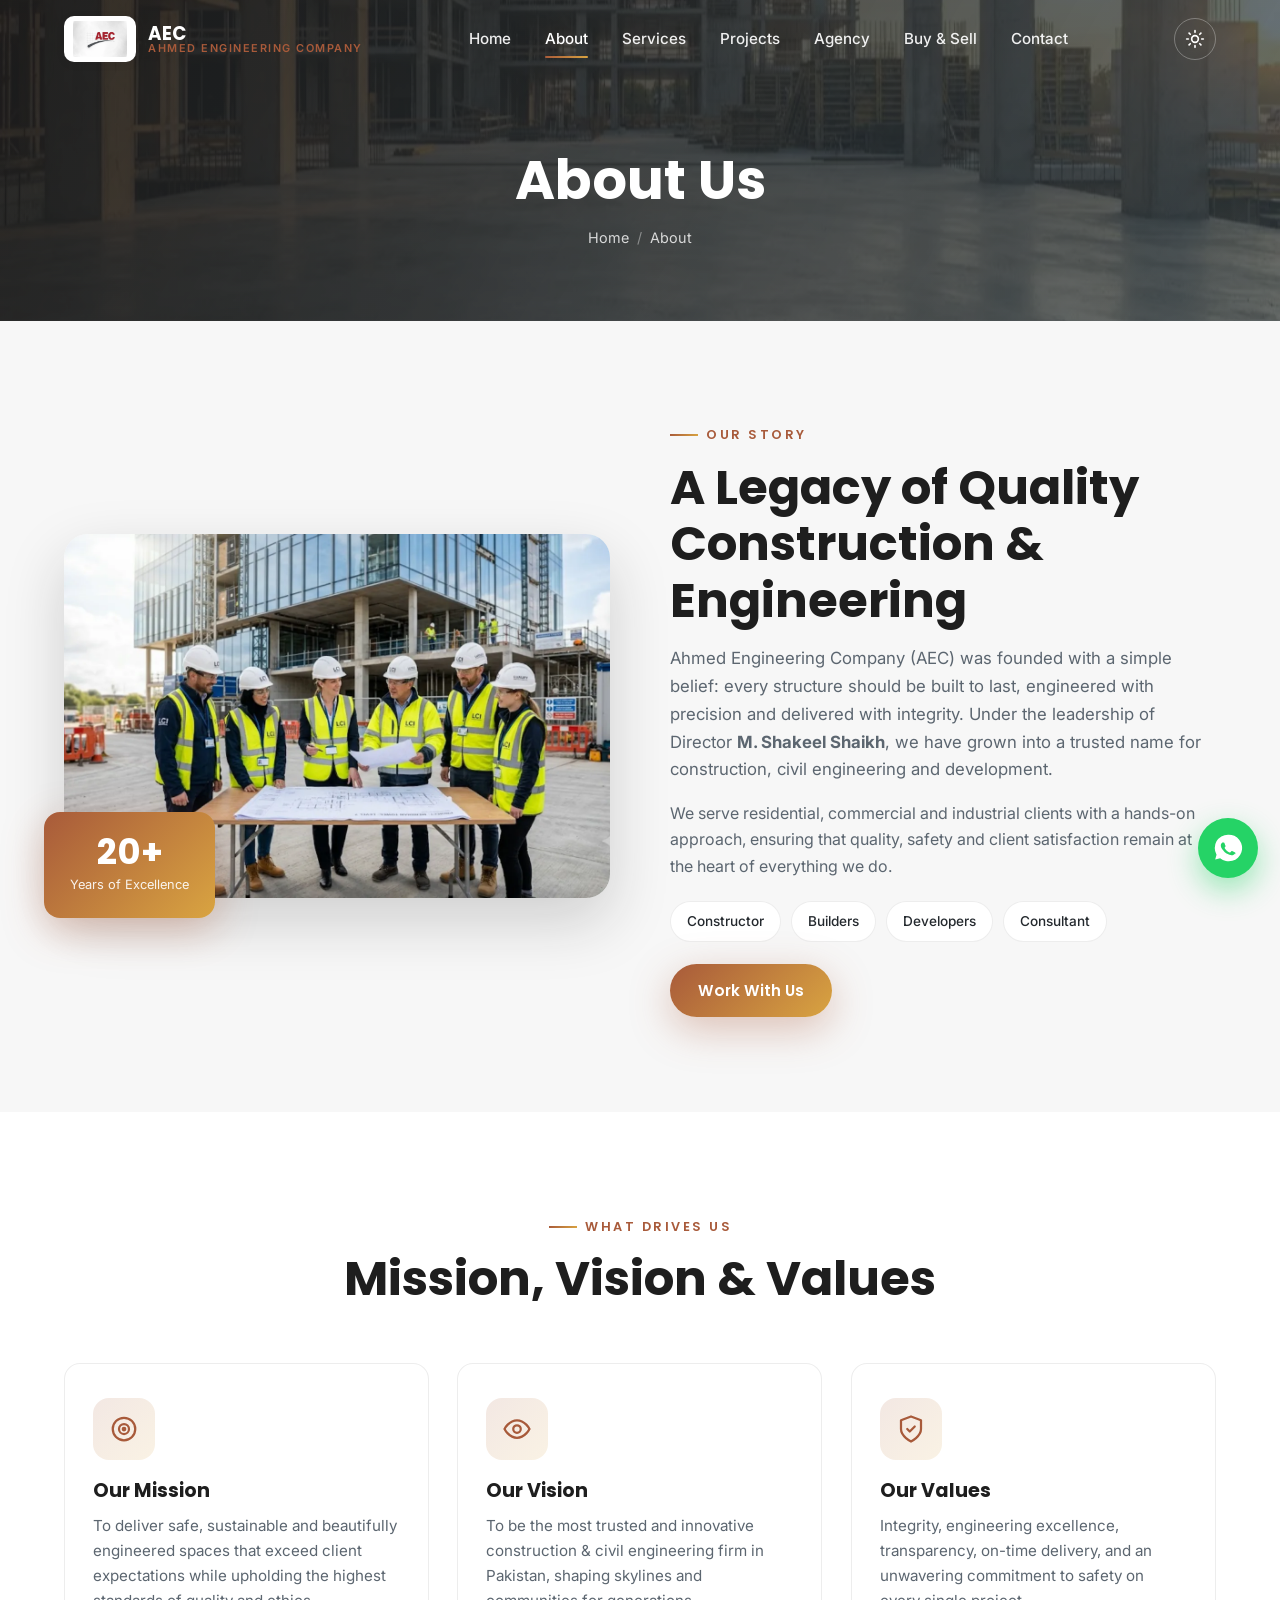
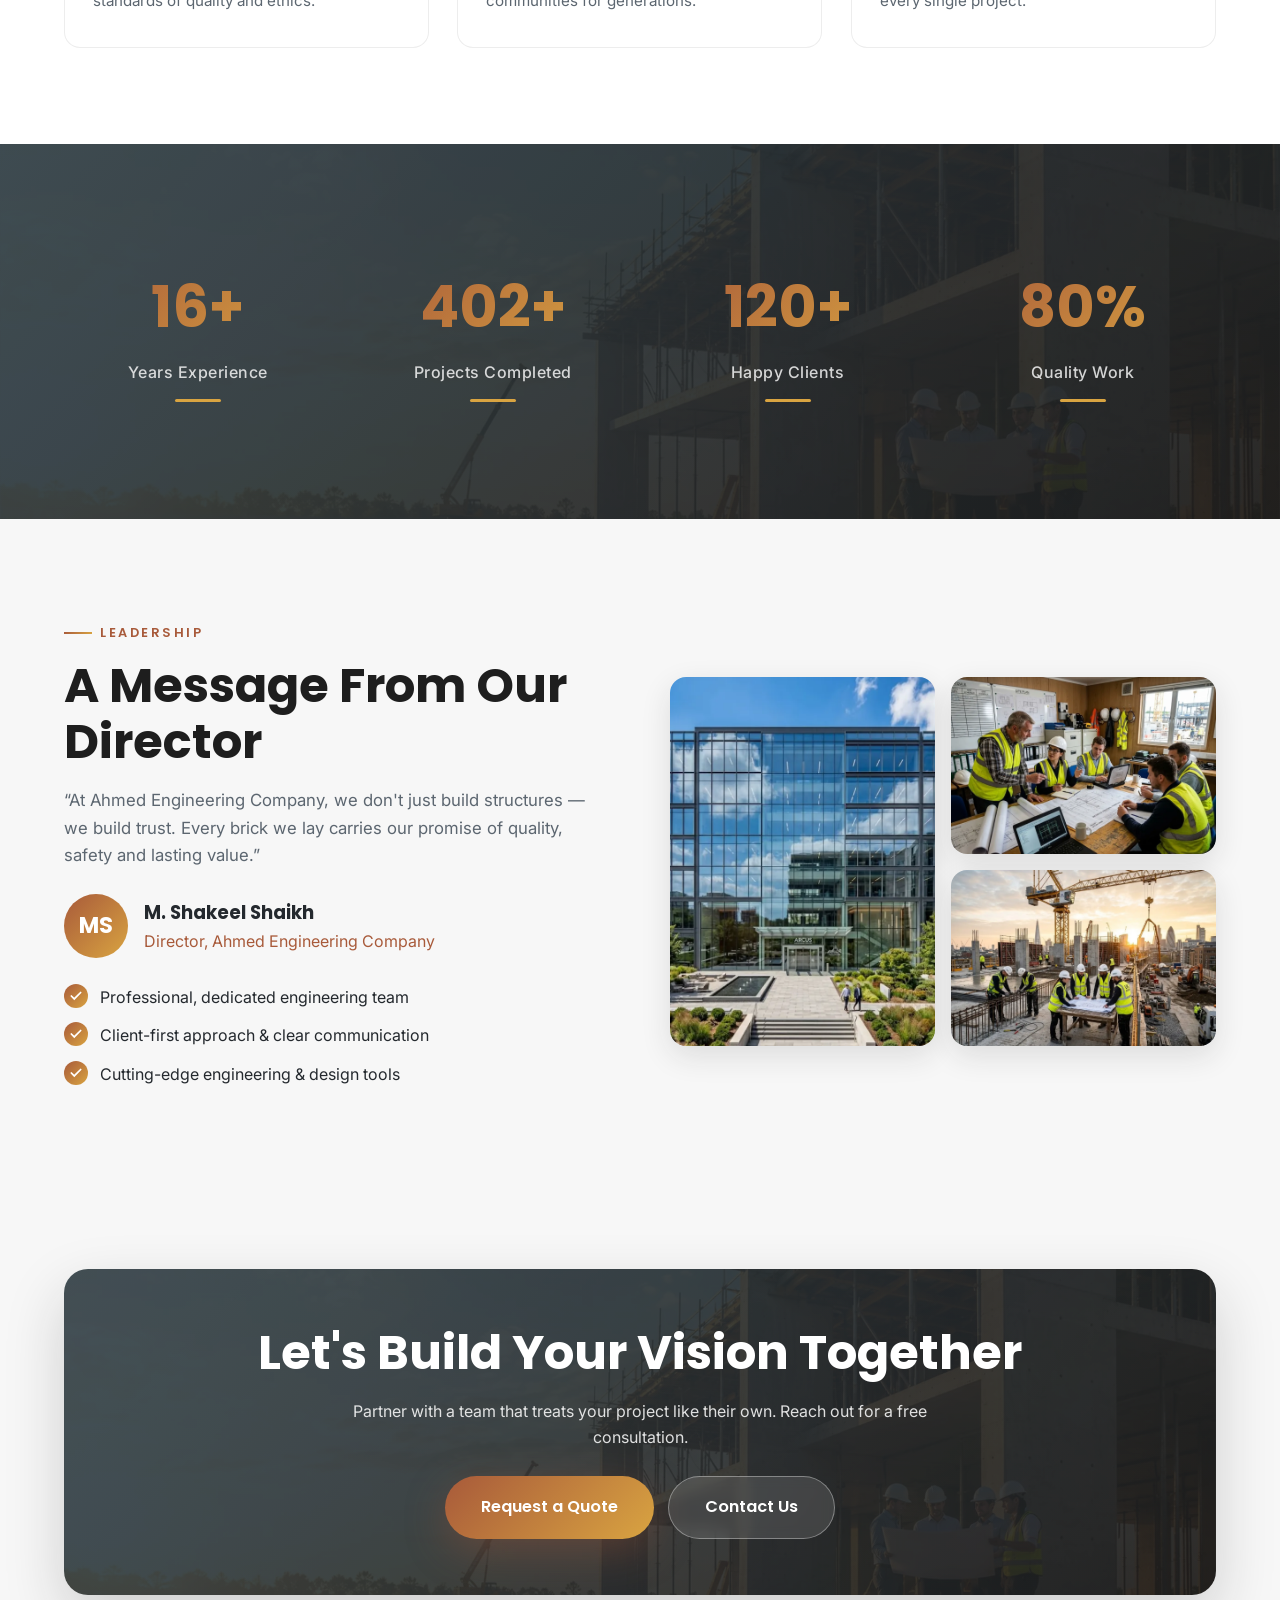
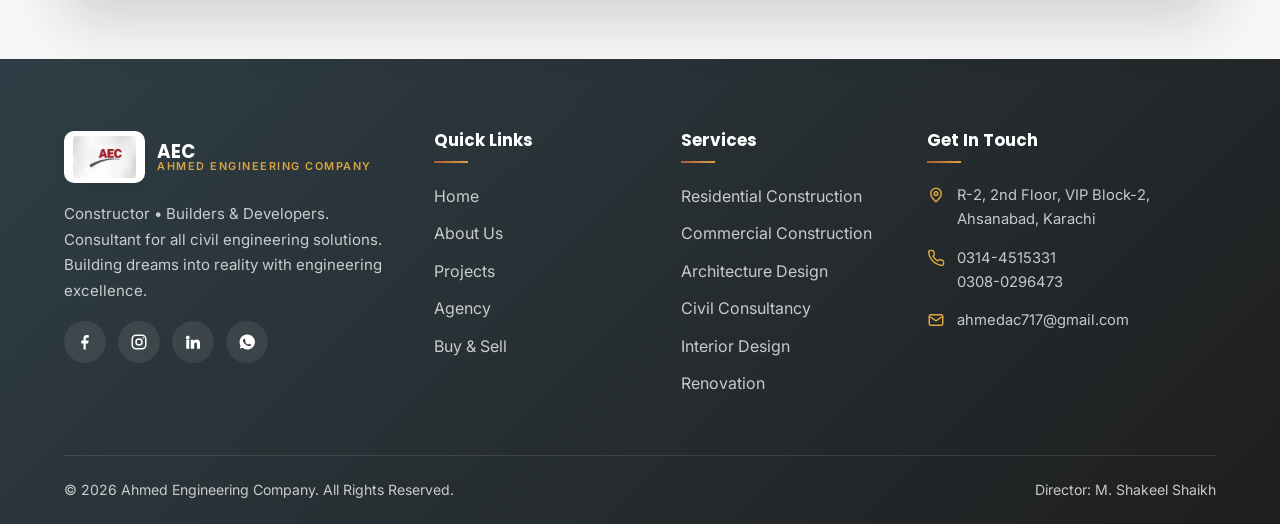
<file: about.html>
<!DOCTYPE html>
<html lang="en" data-theme="light">

<head>
  <meta charset="UTF-8" />
  <meta name="viewport" content="width=device-width, initial-scale=1.0" />
  <title>About Us | Ahmed Engineering Company (AEC)</title>
  <meta name="description"
    content="Learn about Ahmed Engineering Company (AEC) — our mission, vision, experience and professional team led by Director M. Shakeel Shaikh." />
  <meta name="theme-color" content="#A85A3A" />
  <meta property="og:title" content="About Ahmed Engineering Company (AEC)" />
  <meta property="og:description" content="Mission, vision, experience and engineering excellence." />
  <meta property="og:image" content="images/about-main.webp" />
  <link rel="icon" type="image/webp" href="images/logo.webp" />
  <link rel="preconnect" href="https://fonts.googleapis.com" />
  <link rel="preconnect" href="https://fonts.gstatic.com" crossorigin />
  <link
    href="https://fonts.googleapis.com/css2?family=Poppins:wght@500;600;700;800&family=Inter:wght@400;500;600&display=swap"
    rel="stylesheet" />
  <link rel="stylesheet" href="css/style.css" />
  <link rel="stylesheet" href="css/responsive.css" />
</head>

<body>
  <div id="preloader">
    <div class="loader-wrapper">
      <div class="loader-container">
        <div class="outer-ring"></div>
        <div class="orbit-particle"></div>
        <div class="grid-overlay"></div><svg class="house-svg" viewBox="0 0 100 100" xmlns="http://www.w3.org/2000/svg">
          <line class="guide-lines" x1="10" y1="82" x2="90" y2="82" />
          <line class="guide-lines" x1="50" y1="10" x2="50" y2="90" />
          <path class="blueprint-line wall-lines" d="M 22 82 H 78 V 48 H 22 Z" />
          <path class="blueprint-line roof-lines" d="M 16 48 L 50 20 L 84 48" />
          <path class="blueprint-line detail-lines" d="M 43 82 V 62 H 57 V 82" />
          <path class="blueprint-line detail-lines" d="M 28 56 H 38 V 66 H 28 Z" />
          <path class="blueprint-line detail-lines" d="M 62 56 H 72 V 66 H 62 Z" />
        </svg>
      </div>
      <div class="brand-name">Ahmed Engineering Company</div>
    </div>
  </div>

  <header class="navbar scrolled">
    <div class="container">
      <a href="index.html" class="brand" aria-label="Home"><img src="images/logo.webp" alt="AEC logo" /><span
          class="brand-text"><b>AEC</b><span>Ahmed Engineering Company</span></span></a>
      <nav class="nav-links" aria-label="Primary">
        <a href="index.html">Home</a><a href="about.html">About</a><a href="services.html">Services</a><a
          href="projects.html">Projects</a><a href="agency.html">Agency</a><a
          href="buy-sell.html">Buy &amp; Sell</a><a href="contact.html">Contact</a>
      </nav>
      <div class="nav-actions">
        <button class="nav-icon-btn theme-toggle" aria-label="Toggle dark mode"><svg viewBox="0 0 24 24" fill="none"
            stroke="currentColor" stroke-width="2" stroke-linecap="round" width="20" height="20">
            <circle cx="12" cy="12" r="4" />
            <path
              d="M12 2v2M12 20v2M4.9 4.9l1.4 1.4M17.7 17.7l1.4 1.4M2 12h2M20 12h2M4.9 19.1l1.4-1.4M17.7 6.3l1.4-1.4" />
          </svg></button> <button class="hamburger"
          aria-label="Open menu"><span></span><span></span><span></span></button>
      </div>
    </div>
  </header>
  <nav class="mobile-menu" aria-label="Mobile">
    <a href="index.html">Home</a><a href="about.html">About</a><a href="services.html">Services</a><a
      href="projects.html">Projects</a><a href="agency.html">Agency</a><a
      href="buy-sell.html">Buy &amp; Sell</a><a href="https://wa.me/923080296473" target="_blank"
      rel="noopener">Contact</a>
    <a href="#" class="btn" data-modal-open="quoteModal">Request a Quote</a>
  </nav>

  <!-- PAGE HERO -->
  <section class="page-hero">
    <div class="hero-bg"></div>
    <div class="container">
      <h1 class="reveal fade">About Us</h1>
      <div class="breadcrumb reveal fade" data-delay="1"><a href="index.html">Home</a><span class="sep">/</span> About
      </div>
    </div>
  </section>

  <!-- INTRO -->
  <section class="section">
    <div class="container split">
      <div class="split-media reveal left">
        <div class="image-frame"><img src="images/about-main.webp" alt="AEC company" /></div>
        <div class="exp-badge"><b>20+</b><span>Years of Excellence</span></div>
      </div>
      <div class="split-body reveal right">
        <span class="eyebrow">Our Story</span>
        <h2 class="section-title">A Legacy of Quality Construction &amp; Engineering</h2>
        <p class="section-lead">Ahmed Engineering Company (AEC) was founded with a simple belief: every structure should
          be built to last, engineered with precision and delivered with integrity. Under the leadership of Director
          <strong>M. Shakeel Shaikh</strong>, we have grown into a trusted name for construction, civil engineering and
          development.</p>
        <p style="margin:16px 0;color:var(--text-muted);">We serve residential, commercial and industrial clients with a
          hands-on approach, ensuring that quality, safety and client satisfaction remain at the heart of everything we
          do.</p>
        <div class="pill-row" style="margin:22px 0;">
          <span class="pill">Constructor</span><span class="pill">Builders</span><span
            class="pill">Developers</span><span class="pill">Consultant</span>
        </div>
        <a href="contact.html" class="btn">Work With Us</a>
      </div>
    </div>
  </section>

  <!-- MISSION VISION VALUES -->
  <section class="section" style="background:var(--surface);">
    <div class="container">
      <div class="section-head center">
        <span class="eyebrow reveal fade">What Drives Us</span>
        <h2 class="section-title reveal" data-delay="1">Mission, Vision &amp; Values</h2>
      </div>
      <div class="grid grid-3">
        <div class="service-card reveal" data-delay="1">
          <div class="svc-icon"><svg viewBox="0 0 24 24" fill="none" stroke="currentColor" stroke-width="1.8"
              stroke-linecap="round" stroke-linejoin="round">
              <circle cx="12" cy="12" r="9" />
              <circle cx="12" cy="12" r="4" />
              <circle cx="12" cy="12" r="1" fill="currentColor" />
            </svg></div>
          <h3>Our Mission</h3>
          <p>To deliver safe, sustainable and beautifully engineered spaces that exceed client expectations while
            upholding the highest standards of quality and ethics.</p>
        </div>
        <div class="service-card reveal" data-delay="2">
          <div class="svc-icon"><svg viewBox="0 0 24 24" fill="none" stroke="currentColor" stroke-width="1.8"
              stroke-linecap="round" stroke-linejoin="round">
              <path d="M2 12s3.5-7 10-7 10 7 10 7-3.5 7-10 7-10-7-10-7z" />
              <circle cx="12" cy="12" r="3" />
            </svg></div>
          <h3>Our Vision</h3>
          <p>To be the most trusted and innovative construction &amp; civil engineering firm in Pakistan, shaping
            skylines and communities for generations.</p>
        </div>
        <div class="service-card reveal" data-delay="3">
          <div class="svc-icon"><svg viewBox="0 0 24 24" fill="none" stroke="currentColor" stroke-width="1.8"
              stroke-linecap="round" stroke-linejoin="round">
              <path d="M12 22s8-4 8-10V5l-8-3-8 3v7c0 6 8 10 8 10z" />
              <path d="M9 12l2 2 4-4" />
            </svg></div>
          <h3>Our Values</h3>
          <p>Integrity, engineering excellence, transparency, on-time delivery, and an unwavering commitment to safety
            on every single project.</p>
        </div>
      </div>
    </div>
  </section>

  <!-- STATS -->
  <section class="section stats">
    <div class="container">
      <div class="grid grid-4">
        <div class="stat reveal" data-delay="1">
          <div class="num"><span data-count="20" data-suffix="+">0</span></div>
          <div class="label">Years Experience</div>
          <div class="bar"></div>
        </div>
        <div class="stat reveal" data-delay="2">
          <div class="num"><span data-count="500" data-suffix="+">0</span></div>
          <div class="label">Projects Completed</div>
          <div class="bar"></div>
        </div>
        <div class="stat reveal" data-delay="3">
          <div class="num"><span data-count="150" data-suffix="+">0</span></div>
          <div class="label">Happy Clients</div>
          <div class="bar"></div>
        </div>
        <div class="stat reveal" data-delay="4">
          <div class="num"><span data-count="100" data-suffix="%">0</span></div>
          <div class="label">Quality Work</div>
          <div class="bar"></div>
        </div>
      </div>
    </div>
  </section>

  <!-- DIRECTOR / TEAM NOTE -->
  <section class="section">
    <div class="container split">
      <div class="split-body reveal left">
        <span class="eyebrow">Leadership</span>
        <h2 class="section-title">A Message From Our Director</h2>
        <p class="section-lead">&ldquo;At Ahmed Engineering Company, we don't just build structures — we build trust.
          Every brick we lay carries our promise of quality, safety and lasting value.&rdquo;</p>
        <div style="display:flex;align-items:center;gap:16px;margin-top:24px;">
          <div class="testi-avatar" style="width:64px;height:64px;font-size:1.4rem;">MS</div>
          <div><b style="font-family:var(--font-head);font-size:1.15rem;">M. Shakeel Shaikh</b><br /><span
              style="color:var(--primary);">Director, Ahmed Engineering Company</span></div>
        </div>
        <ul class="check-list" style="margin-top:26px;">
          <li><span class="ck"><svg viewBox="0 0 24 24" fill="none" stroke="currentColor" stroke-width="3"
                stroke-linecap="round">
                <path d="M20 6L9 17l-5-5" />
              </svg></span> Professional, dedicated engineering team</li>
          <li><span class="ck"><svg viewBox="0 0 24 24" fill="none" stroke="currentColor" stroke-width="3"
                stroke-linecap="round">
                <path d="M20 6L9 17l-5-5" />
              </svg></span> Client-first approach &amp; clear communication</li>
          <li><span class="ck"><svg viewBox="0 0 24 24" fill="none" stroke="currentColor" stroke-width="3"
                stroke-linecap="round">
                <path d="M20 6L9 17l-5-5" />
              </svg></span> Cutting-edge engineering &amp; design tools</li>
        </ul>
      </div>
      <div class="split-media reveal right">
        <div class="image-stack">
          <img src="images/office1.webp" alt="Head office" />
          <img src="images/office3.webp" alt="Site team" />
          <img src="images/about-1.webp" alt="Team meeting" />
        </div>
      </div>
    </div>
  </section>

  <!-- CTA -->
  <section class="section-sm">
    <div class="container">
      <div class="cta-band reveal">
        <h2 class="section-title">Let's Build Your Vision Together</h2>
        <p>Partner with a team that treats your project like their own. Reach out for a free consultation.</p>
        <div class="cta-actions">
          <a href="#" class="btn btn-lg" data-modal-open="quoteModal">Request a Quote</a>
          <a href="contact.html" class="btn btn-lg btn-ghost">Contact Us</a>
        </div>
      </div>
    </div>
  </section>

  <!-- FOOTER (shared) -->
  <footer class="footer">
    <div class="container">
      <div class="footer-grid">
        <div class="footer-about">
          <a href="index.html" class="brand"><img src="images/logo.webp" alt="AEC logo" /><span
              class="brand-text"><b>AEC</b><span style="color:var(--accent);">Ahmed Engineering
                Company</span></span></a>
          <p>Constructor • Builders &amp; Developers. Consultant for all civil engineering solutions. Building dreams
            into reality with engineering excellence.</p>
          <div class="footer-socials">
            <a href="#" aria-label="Facebook"><svg viewBox="0 0 24 24" fill="currentColor">
                <path
                  d="M13 22v-8h3l1-4h-4V8c0-1 .3-1.7 1.8-1.7H17V2.9C16.5 2.8 15.4 2.7 14.2 2.7 11.7 2.7 10 4.2 10 7.1V10H7v4h3v8z" />
              </svg></a>
            <a href="#" aria-label="Instagram"><svg viewBox="0 0 24 24" fill="none" stroke="currentColor"
                stroke-width="2">
                <rect x="3" y="3" width="18" height="18" rx="5" />
                <circle cx="12" cy="12" r="4" />
                <circle cx="17.5" cy="6.5" r="1" fill="currentColor" stroke="none" />
              </svg></a>
            <a href="#" aria-label="LinkedIn"><svg viewBox="0 0 24 24" fill="currentColor">
                <path
                  d="M4.98 3.5A2.5 2.5 0 002.5 6a2.5 2.5 0 005 0 2.5 2.5 0 00-2.52-2.5zM3 8.98h4V21H3zM9 8.98h3.8v1.64h.05c.53-1 1.83-2.06 3.76-2.06 4.02 0 4.76 2.64 4.76 6.08V21h-4v-5.3c0-1.26-.02-2.9-1.77-2.9-1.77 0-2.04 1.38-2.04 2.8V21H9z" />
              </svg></a>
            <a href="https://wa.me/923080296473" aria-label="WhatsApp"><svg viewBox="0 0 24 24" fill="currentColor">
                <path
                  d="M12 2a10 10 0 00-8.6 15l-1 3.6 3.7-1A10 10 0 1012 2zm5.3 14.2c-.2.6-1.3 1.2-1.8 1.2s-1.2.2-3.7-.9-4-3.6-4.2-3.8-1-1.3-1-2.5.6-1.8.9-2.1c.2-.2.5-.3.7-.3h.5c.2 0 .4 0 .6.5l.8 2c.1.2.1.4 0 .5l-.4.6c-.2.2-.3.4-.1.7s.7 1.2 1.5 1.9c1 .9 1.8 1.1 2.1 1.3s.4.1.6-.1l.7-.8c.2-.2.4-.2.6-.1l1.9.9c.2.1.4.2.5.3s.1.7-.1 1.3z" />
              </svg></a>
          </div>
        </div>
        <div>
          <h4>Quick Links</h4>
          <ul class="footer-links">
            <li><a href="index.html">Home</a></li>
            <li><a href="about.html">About Us</a></li>
            <li><a href="projects.html">Projects</a></li>
            <li><a href="agency.html">Agency</a></li>
            <li><a href="buy-sell.html">Buy &amp; Sell</a></li>
          </ul>
        </div>
        <div>
          <h4>Services</h4>
          <ul class="footer-links">
            <li><a href="services.html">Residential Construction</a></li>
            <li><a href="services.html">Commercial Construction</a></li>
            <li><a href="services.html">Architecture Design</a></li>
            <li><a href="services.html">Civil Consultancy</a></li>
            <li><a href="services.html">Interior Design</a></li>
            <li><a href="services.html">Renovation</a></li>
          </ul>
        </div>
        <div>
          <h4>Get In Touch</h4>
          <ul class="footer-contact">
            <li><svg viewBox="0 0 24 24" fill="none" stroke="currentColor" stroke-width="2">
                <path d="M12 21s-7-6.2-7-11a7 7 0 0114 0c0 4.8-7 11-7 11z" />
                <circle cx="12" cy="10" r="2.5" />
              </svg><span>R-2, 2nd Floor, VIP Block-2, Ahsanabad, Karachi</span></li>
            <li><svg viewBox="0 0 24 24" fill="none" stroke="currentColor" stroke-width="2">
                <path
                  d="M22 16.9v3a2 2 0 01-2.2 2 19.8 19.8 0 01-8.6-3 19.5 19.5 0 01-6-6 19.8 19.8 0 01-3-8.6A2 2 0 014.1 2h3a2 2 0 012 1.7c.1.9.3 1.8.6 2.6a2 2 0 01-.5 2.1L8.1 9.9a16 16 0 006 6l1.5-1.1a2 2 0 012.1-.5c.8.3 1.7.5 2.6.6a2 2 0 011.7 2z" />
              </svg><span><a href="tel:03144515331">0314-4515331</a><br /><a
                  href="tel:03080296473">0308-0296473</a></span></li>
            <li><svg viewBox="0 0 24 24" fill="none" stroke="currentColor" stroke-width="2">
                <rect x="3" y="5" width="18" height="14" rx="2" />
                <path d="M3 7l9 6 9-6" />
              </svg><a href="mailto:ahmedac717@gmail.com">ahmedac717@gmail.com</a></li>
          </ul>
        </div>
      </div>
      <div class="footer-bottom"><span>&copy; <span class="js-year">2026</span> Ahmed Engineering Company. All Rights
          Reserved.</span><span>Director: M. Shakeel Shaikh</span></div>
    </div>
  </footer>

  <a class="whatsapp-float"
    href="https://wa.me/923080296473?text=Hello%20Ahmed%20Engineering%20Company%2C%20I%20need%20information%20about%20your%20construction%20services."
    target="_blank" rel="noopener" aria-label="Chat on WhatsApp"><span class="wa-tip">Chat with us</span><svg
      viewBox="0 0 24 24" fill="currentColor">
      <path
        d="M12 2a10 10 0 00-8.6 15l-1 3.6 3.7-1A10 10 0 1012 2zm5.3 14.2c-.2.6-1.3 1.2-1.8 1.2s-1.2.2-3.7-.9-4-3.6-4.2-3.8-1-1.3-1-2.5.6-1.8.9-2.1c.2-.2.5-.3.7-.3h.5c.2 0 .4 0 .6.5l.8 2c.1.2.1.4 0 .5l-.4.6c-.2.2-.3.4-.1.7s.7 1.2 1.5 1.9c1 .9 1.8 1.1 2.1 1.3s.4.1.6-.1l.7-.8c.2-.2.4-.2.6-.1l1.9.9c.2.1.4.2.5.3s.1.7-.1 1.3z" />
    </svg></a>
  <button class="back-top" aria-label="Back to top"><svg viewBox="0 0 24 24" fill="none" stroke="currentColor"
      stroke-width="2.5" stroke-linecap="round">
      <path d="M12 19V5M5 12l7-7 7 7" />
    </svg></button>

  <!-- QUOTE MODAL -->
  <div class="modal" id="quoteModal" role="dialog" aria-modal="true" aria-labelledby="quoteTitle">
    <div class="modal-backdrop"></div>
    <div class="modal-box">
      <button class="modal-close" data-modal-close aria-label="Close"><svg viewBox="0 0 24 24" fill="none"
          stroke="currentColor" stroke-width="2" stroke-linecap="round">
          <path d="M18 6L6 18M6 6l12 12" />
        </svg></button>
      <h3 id="quoteTitle">Request a Quote</h3>
      <p class="sub">Tell us about your project and we'll get back to you within 24 hours.</p>
      <form class="form-grid" data-validate data-message="Thank you! Your quote request has been received." novalidate>
        <div class="field"><label>Full Name</label><input type="text" placeholder="Your name" data-required /><span
            class="error-msg"></span></div>
        <div class="field"><label>Phone Number</label><input type="tel" placeholder="03XX-XXXXXXX" data-required
            data-type="phone" /><span class="error-msg"></span></div>
        <div class="field"><label>Service Needed</label><select data-required>
            <option value="">Select a service</option>
            <option>Residential Construction</option>
            <option>Commercial Construction</option>
            <option>Architecture Design</option>
            <option>Civil Engineering Consultancy</option>
            <option>Interior Design</option>
            <option>Renovation</option>
            <option>Other</option>
          </select><span class="error-msg"></span></div>
        <div class="field"><label>Project Details</label><textarea placeholder="Briefly describe your project..."
            data-required></textarea><span class="error-msg"></span></div>
        <p class="form-success"></p>
        <button type="submit" class="btn btn-lg">Submit Request</button>
      </form>
    </div>
  </div>

  <script src="js/script.js"></script>
</body>

</html>
</file>
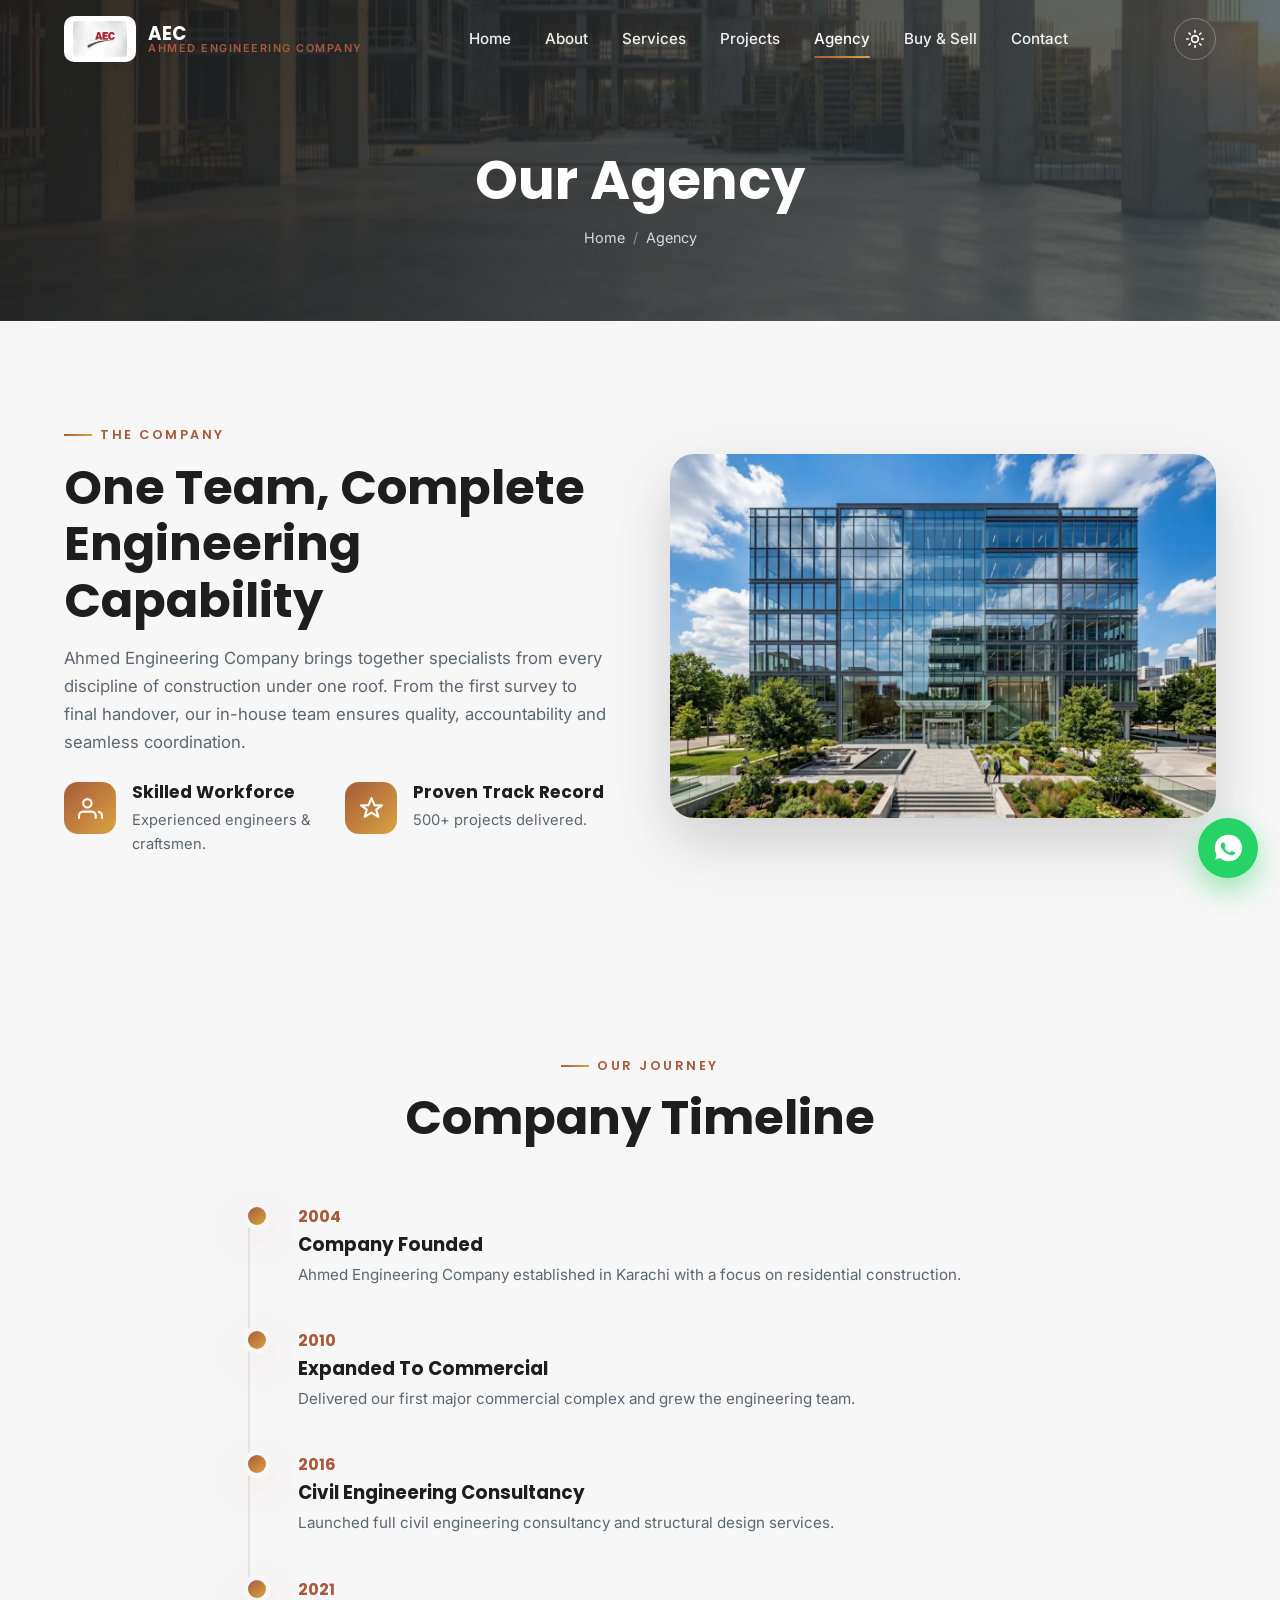
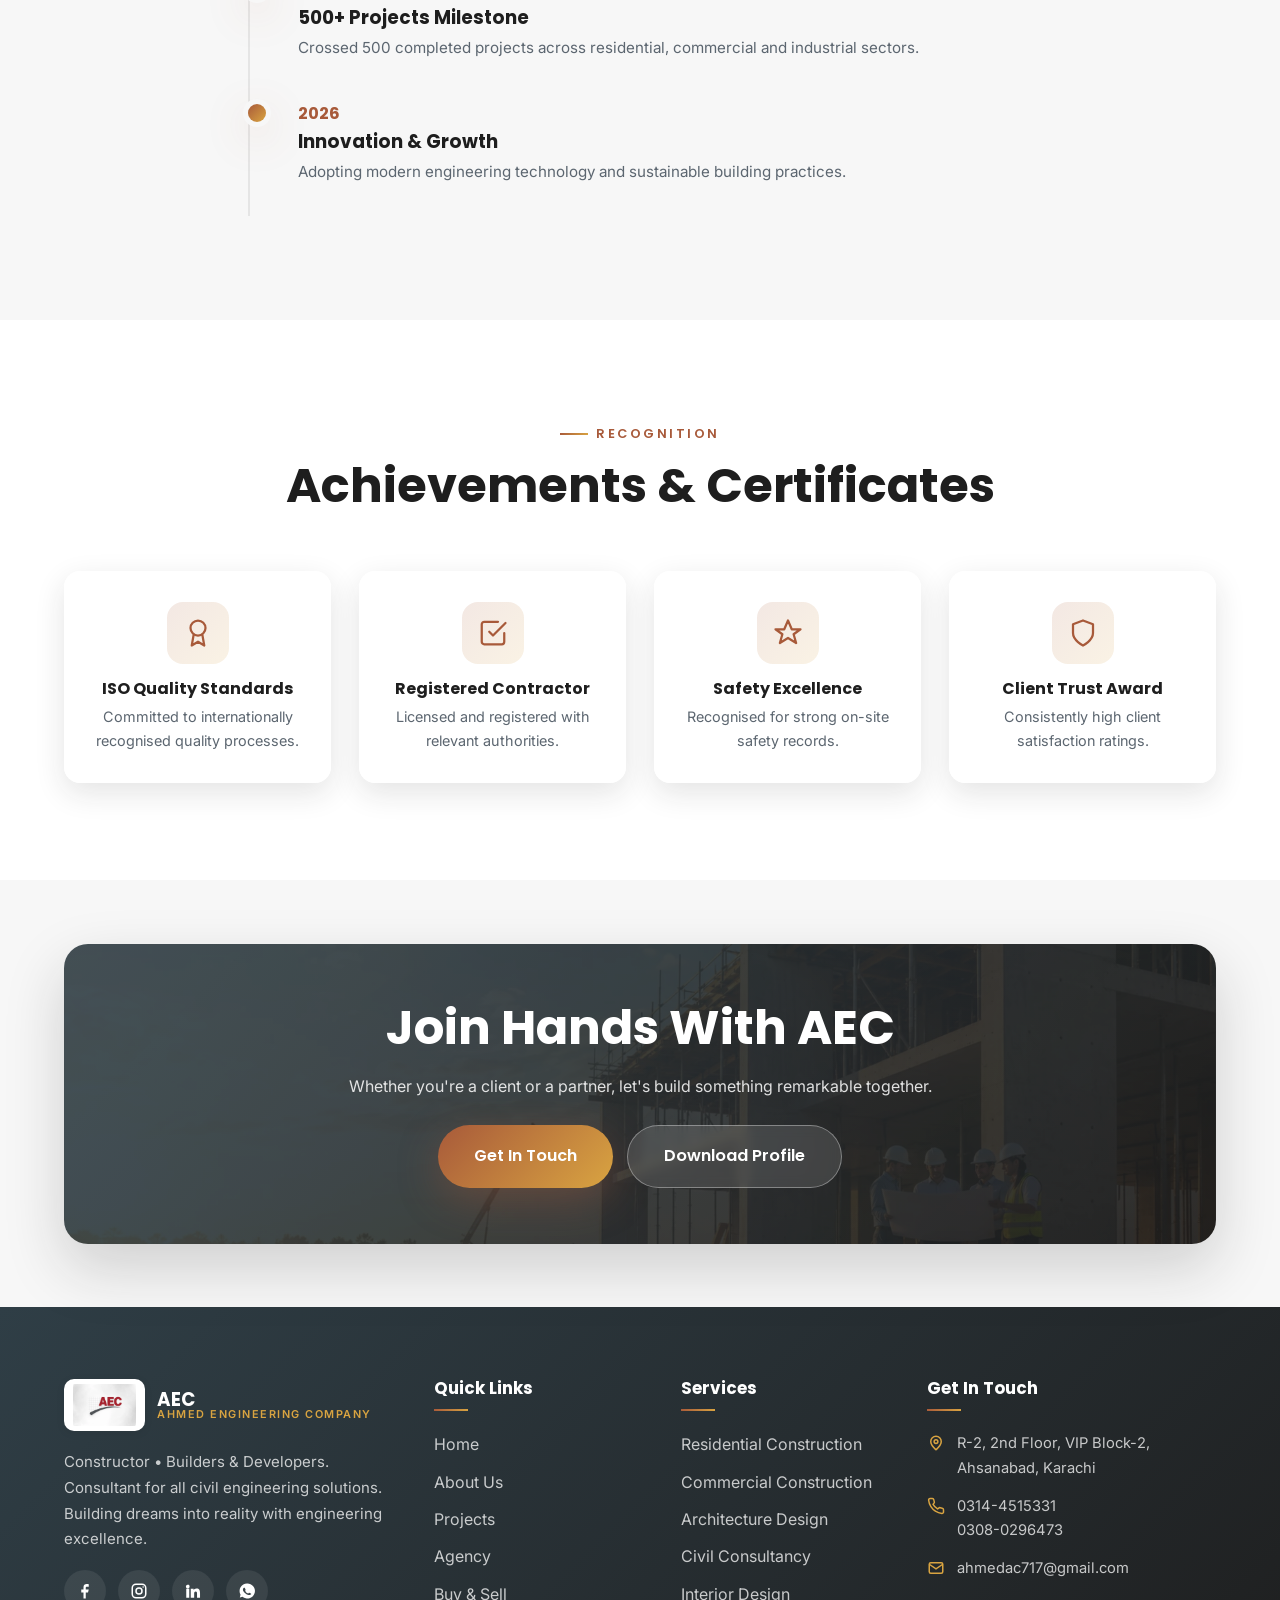
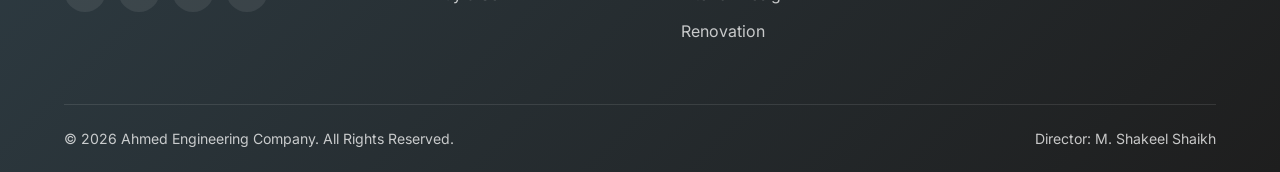
<file: agency.html>
<!DOCTYPE html>
<html lang="en" data-theme="light">

<head>
  <meta charset="UTF-8" />
  <meta name="viewport" content="width=device-width, initial-scale=1.0" />
  <title>Agency | Ahmed Engineering Company (AEC)</title>
  <meta name="description"
    content="Meet the AEC team — site engineers, architects, project managers, supervisors and office staff. Explore our timeline, achievements, certificates and partners." />
  <meta name="theme-color" content="#A85A3A" />
  <meta property="og:title" content="Agency | Ahmed Engineering Company (AEC)" />
  <meta property="og:description" content="Our team, timeline and achievements." />
  <meta property="og:image" content="images/office1.webp" />
  <link rel="icon" type="image/webp" href="images/logo.webp" />
  <link rel="preconnect" href="https://fonts.googleapis.com" />
  <link rel="preconnect" href="https://fonts.gstatic.com" crossorigin />
  <link
    href="https://fonts.googleapis.com/css2?family=Poppins:wght@500;600;700;800&family=Inter:wght@400;500;600&display=swap"
    rel="stylesheet" />
  <link rel="stylesheet" href="css/style.css" />
  <link rel="stylesheet" href="css/responsive.css" />
</head>

<body>
  <div id="preloader">
    <div class="loader-wrapper">
      <div class="loader-container">
        <div class="outer-ring"></div>
        <div class="orbit-particle"></div>
        <div class="grid-overlay"></div><svg class="house-svg" viewBox="0 0 100 100" xmlns="http://www.w3.org/2000/svg">
          <line class="guide-lines" x1="10" y1="82" x2="90" y2="82" />
          <line class="guide-lines" x1="50" y1="10" x2="50" y2="90" />
          <path class="blueprint-line wall-lines" d="M 22 82 H 78 V 48 H 22 Z" />
          <path class="blueprint-line roof-lines" d="M 16 48 L 50 20 L 84 48" />
          <path class="blueprint-line detail-lines" d="M 43 82 V 62 H 57 V 82" />
          <path class="blueprint-line detail-lines" d="M 28 56 H 38 V 66 H 28 Z" />
          <path class="blueprint-line detail-lines" d="M 62 56 H 72 V 66 H 62 Z" />
        </svg>
      </div>
      <div class="brand-name">Ahmed Engineering Company</div>
    </div>
  </div>

  <header class="navbar scrolled">
    <div class="container">
      <a href="index.html" class="brand" aria-label="Home"><img src="images/logo.webp" alt="AEC logo" /><span
          class="brand-text"><b>AEC</b><span>Ahmed Engineering Company</span></span></a>
      <nav class="nav-links" aria-label="Primary"><a href="index.html">Home</a><a href="about.html">About</a><a
          href="services.html">Services</a><a href="projects.html">Projects</a><a
          href="agency.html">Agency</a><a href="buy-sell.html">Buy &amp; Sell</a><a href="contact.html">Contact</a>
      </nav>
      <div class="nav-actions">
        <button class="nav-icon-btn theme-toggle" aria-label="Toggle dark mode"><svg viewBox="0 0 24 24" fill="none"
            stroke="currentColor" stroke-width="2" stroke-linecap="round" width="20" height="20">
            <circle cx="12" cy="12" r="4" />
            <path
              d="M12 2v2M12 20v2M4.9 4.9l1.4 1.4M17.7 17.7l1.4 1.4M2 12h2M20 12h2M4.9 19.1l1.4-1.4M17.7 6.3l1.4-1.4" />
          </svg></button> <button class="hamburger"
          aria-label="Open menu"><span></span><span></span><span></span></button>
      </div>
    </div>
  </header>
  <nav class="mobile-menu" aria-label="Mobile"><a href="index.html">Home</a><a href="about.html">About</a><a
      href="services.html">Services</a><a href="projects.html">Projects</a><a
      href="agency.html">Agency</a><a href="buy-sell.html">Buy &amp; Sell</a><a href="https://wa.me/923080296473"
      target="_blank" rel="noopener">Contact</a><a href="#" class="btn" data-modal-open="quoteModal">Request a Quote</a>
  </nav>

  <section class="page-hero">
    <div class="hero-bg"></div>
    <div class="container">
      <h1 class="reveal fade">Our Agency</h1>
      <div class="breadcrumb reveal fade" data-delay="1"><a href="index.html">Home</a><span class="sep">/</span> Agency
      </div>
    </div>
  </section>

  <!-- ABOUT AGENCY -->
  <section class="section">
    <div class="container split">
      <div class="split-body reveal left">
        <span class="eyebrow">The Company</span>
        <h2 class="section-title">One Team, Complete Engineering Capability</h2>
        <p class="section-lead">Ahmed Engineering Company brings together specialists from every discipline of
          construction under one roof. From the first survey to final handover, our in-house team ensures quality,
          accountability and seamless coordination.</p>
        <div class="grid grid-2" style="margin-top:26px;gap:16px;">
          <div class="feature-item">
            <div class="fi-icon"><svg viewBox="0 0 24 24" fill="none" stroke="currentColor" stroke-width="2"
                stroke-linecap="round" stroke-linejoin="round">
                <path d="M17 21v-2a4 4 0 00-4-4H5a4 4 0 00-4 4v2" />
                <circle cx="9" cy="7" r="4" />
                <path d="M23 21v-2a4 4 0 00-3-3.87" />
              </svg></div>
            <div>
              <h4>Skilled Workforce</h4>
              <p>Experienced engineers &amp; craftsmen.</p>
            </div>
          </div>
          <div class="feature-item">
            <div class="fi-icon"><svg viewBox="0 0 24 24" fill="none" stroke="currentColor" stroke-width="2"
                stroke-linecap="round" stroke-linejoin="round">
                <path d="M12 2l3 7h7l-5.5 4 2 7L12 16l-6.5 4 2-7L2 9h7z" />
              </svg></div>
            <div>
              <h4>Proven Track Record</h4>
              <p>500+ projects delivered.</p>
            </div>
          </div>
        </div>
      </div>
      <div class="split-media reveal right">
        <div class="image-frame"><img src="images/office1.webp" alt="AEC office" /></div>
      </div>
    </div>
  </section>

  <!-- TIMELINE -->
  <section class="section">
    <div class="container">
      <div class="section-head center"><span class="eyebrow reveal fade">Our Journey</span>
        <h2 class="section-title reveal" data-delay="1">Company Timeline</h2>
      </div>
      <div class="timeline">
        <div class="tl-item reveal"><span class="tl-year">2004</span>
          <h4>Company Founded</h4>
          <p>Ahmed Engineering Company established in Karachi with a focus on residential construction.</p>
        </div>
        <div class="tl-item reveal" data-delay="1"><span class="tl-year">2010</span>
          <h4>Expanded To Commercial</h4>
          <p>Delivered our first major commercial complex and grew the engineering team.</p>
        </div>
        <div class="tl-item reveal" data-delay="2"><span class="tl-year">2016</span>
          <h4>Civil Engineering Consultancy</h4>
          <p>Launched full civil engineering consultancy and structural design services.</p>
        </div>
        <div class="tl-item reveal" data-delay="3"><span class="tl-year">2021</span>
          <h4>500+ Projects Milestone</h4>
          <p>Crossed 500 completed projects across residential, commercial and industrial sectors.</p>
        </div>
        <div class="tl-item reveal" data-delay="4"><span class="tl-year">2026</span>
          <h4>Innovation &amp; Growth</h4>
          <p>Adopting modern engineering technology and sustainable building practices.</p>
        </div>
      </div>
    </div>
  </section>

  <!-- ACHIEVEMENTS / CERTIFICATES -->
  <section class="section" style="background:var(--surface);">
    <div class="container">
      <div class="section-head center"><span class="eyebrow reveal fade">Recognition</span>
        <h2 class="section-title reveal" data-delay="1">Achievements &amp; Certificates</h2>
      </div>
      <div class="grid grid-4">
        <div class="glass-card text-center reveal" data-delay="1">
          <div class="svc-icon" style="margin:0 auto 16px;"><svg viewBox="0 0 24 24" fill="none" stroke="currentColor"
              stroke-width="1.8" stroke-linecap="round" stroke-linejoin="round">
              <circle cx="12" cy="8" r="6" />
              <path d="M8.5 13.5L7 22l5-3 5 3-1.5-8.5" />
            </svg></div>
          <h4>ISO Quality Standards</h4>
          <p style="color:var(--text-muted);font-size:.9rem;margin-top:6px;">Committed to internationally recognised
            quality processes.</p>
        </div>
        <div class="glass-card text-center reveal" data-delay="2">
          <div class="svc-icon" style="margin:0 auto 16px;"><svg viewBox="0 0 24 24" fill="none" stroke="currentColor"
              stroke-width="1.8" stroke-linecap="round" stroke-linejoin="round">
              <path d="M9 11l3 3L22 4M21 12v7a2 2 0 01-2 2H5a2 2 0 01-2-2V5a2 2 0 012-2h11" />
            </svg></div>
          <h4>Registered Contractor</h4>
          <p style="color:var(--text-muted);font-size:.9rem;margin-top:6px;">Licensed and registered with relevant
            authorities.</p>
        </div>
        <div class="glass-card text-center reveal" data-delay="3">
          <div class="svc-icon" style="margin:0 auto 16px;"><svg viewBox="0 0 24 24" fill="none" stroke="currentColor"
              stroke-width="1.8" stroke-linecap="round" stroke-linejoin="round">
              <path d="M12 2l3 7h7l-5.5 4 2 7L12 16l-6.5 4 2-7L2 9h7z" />
            </svg></div>
          <h4>Safety Excellence</h4>
          <p style="color:var(--text-muted);font-size:.9rem;margin-top:6px;">Recognised for strong on-site safety
            records.</p>
        </div>
        <div class="glass-card text-center reveal" data-delay="4">
          <div class="svc-icon" style="margin:0 auto 16px;"><svg viewBox="0 0 24 24" fill="none" stroke="currentColor"
              stroke-width="1.8" stroke-linecap="round" stroke-linejoin="round">
              <path d="M12 22s8-4 8-10V5l-8-3-8 3v7c0 6 8 10 8 10z" />
            </svg></div>
          <h4>Client Trust Award</h4>
          <p style="color:var(--text-muted);font-size:.9rem;margin-top:6px;">Consistently high client satisfaction
            ratings.</p>
        </div>
      </div>
    </div>
  </section>

  <section class="section-sm">
    <div class="container">
      <div class="cta-band reveal">
        <h2 class="section-title">Join Hands With AEC</h2>
        <p>Whether you're a client or a partner, let's build something remarkable together.</p>
        <div class="cta-actions"><a href="contact.html" class="btn btn-lg">Get In Touch</a><a href="#"
            class="btn btn-lg btn-ghost" data-download-profile>Download Profile</a></div>
      </div>
    </div>
  </section>

  <footer class="footer">
    <div class="container">
      <div class="footer-grid">
        <div class="footer-about">
          <a href="index.html" class="brand"><img src="images/logo.webp" alt="AEC logo" /><span
              class="brand-text"><b>AEC</b><span style="color:var(--accent);">Ahmed Engineering
                Company</span></span></a>
          <p>Constructor • Builders &amp; Developers. Consultant for all civil engineering solutions. Building dreams
            into reality with engineering excellence.</p>
          <div class="footer-socials">
            <a href="#" aria-label="Facebook"><svg viewBox="0 0 24 24" fill="currentColor">
                <path
                  d="M13 22v-8h3l1-4h-4V8c0-1 .3-1.7 1.8-1.7H17V2.9C16.5 2.8 15.4 2.7 14.2 2.7 11.7 2.7 10 4.2 10 7.1V10H7v4h3v8z" />
              </svg></a>
            <a href="#" aria-label="Instagram"><svg viewBox="0 0 24 24" fill="none" stroke="currentColor"
                stroke-width="2">
                <rect x="3" y="3" width="18" height="18" rx="5" />
                <circle cx="12" cy="12" r="4" />
                <circle cx="17.5" cy="6.5" r="1" fill="currentColor" stroke="none" />
              </svg></a>
            <a href="#" aria-label="LinkedIn"><svg viewBox="0 0 24 24" fill="currentColor">
                <path
                  d="M4.98 3.5A2.5 2.5 0 002.5 6a2.5 2.5 0 005 0 2.5 2.5 0 00-2.52-2.5zM3 8.98h4V21H3zM9 8.98h3.8v1.64h.05c.53-1 1.83-2.06 3.76-2.06 4.02 0 4.76 2.64 4.76 6.08V21h-4v-5.3c0-1.26-.02-2.9-1.77-2.9-1.77 0-2.04 1.38-2.04 2.8V21H9z" />
              </svg></a>
            <a href="https://wa.me/923080296473" aria-label="WhatsApp"><svg viewBox="0 0 24 24" fill="currentColor">
                <path
                  d="M12 2a10 10 0 00-8.6 15l-1 3.6 3.7-1A10 10 0 1012 2zm5.3 14.2c-.2.6-1.3 1.2-1.8 1.2s-1.2.2-3.7-.9-4-3.6-4.2-3.8-1-1.3-1-2.5.6-1.8.9-2.1c.2-.2.5-.3.7-.3h.5c.2 0 .4 0 .6.5l.8 2c.1.2.1.4 0 .5l-.4.6c-.2.2-.3.4-.1.7s.7 1.2 1.5 1.9c1 .9 1.8 1.1 2.1 1.3s.4.1.6-.1l.7-.8c.2-.2.4-.2.6-.1l1.9.9c.2.1.4.2.5.3s.1.7-.1 1.3z" />
              </svg></a>
          </div>
        </div>
        <div>
          <h4>Quick Links</h4>
          <ul class="footer-links">
            <li><a href="index.html">Home</a></li>
            <li><a href="about.html">About Us</a></li>
            <li><a href="projects.html">Projects</a></li>
            <li><a href="agency.html">Agency</a></li>
            <li><a href="buy-sell.html">Buy &amp; Sell</a></li>
          </ul>
        </div>
        <div>
          <h4>Services</h4>
          <ul class="footer-links">
            <li><a href="services.html">Residential Construction</a></li>
            <li><a href="services.html">Commercial Construction</a></li>
            <li><a href="services.html">Architecture Design</a></li>
            <li><a href="services.html">Civil Consultancy</a></li>
            <li><a href="services.html">Interior Design</a></li>
            <li><a href="services.html">Renovation</a></li>
          </ul>
        </div>
        <div>
          <h4>Get In Touch</h4>
          <ul class="footer-contact">
            <li><svg viewBox="0 0 24 24" fill="none" stroke="currentColor" stroke-width="2">
                <path d="M12 21s-7-6.2-7-11a7 7 0 0114 0c0 4.8-7 11-7 11z" />
                <circle cx="12" cy="10" r="2.5" />
              </svg><span>R-2, 2nd Floor, VIP Block-2, Ahsanabad, Karachi</span></li>
            <li><svg viewBox="0 0 24 24" fill="none" stroke="currentColor" stroke-width="2">
                <path
                  d="M22 16.9v3a2 2 0 01-2.2 2 19.8 19.8 0 01-8.6-3 19.5 19.5 0 01-6-6 19.8 19.8 0 01-3-8.6A2 2 0 014.1 2h3a2 2 0 012 1.7c.1.9.3 1.8.6 2.6a2 2 0 01-.5 2.1L8.1 9.9a16 16 0 006 6l1.5-1.1a2 2 0 012.1-.5c.8.3 1.7.5 2.6.6a2 2 0 011.7 2z" />
              </svg><span><a href="tel:03144515331">0314-4515331</a><br /><a
                  href="tel:03080296473">0308-0296473</a></span></li>
            <li><svg viewBox="0 0 24 24" fill="none" stroke="currentColor" stroke-width="2">
                <rect x="3" y="5" width="18" height="14" rx="2" />
                <path d="M3 7l9 6 9-6" />
              </svg><a href="mailto:ahmedac717@gmail.com">ahmedac717@gmail.com</a></li>
          </ul>
        </div>
      </div>
      <div class="footer-bottom"><span>&copy; <span class="js-year">2026</span> Ahmed Engineering Company. All Rights
          Reserved.</span><span>Director: M. Shakeel Shaikh</span></div>
    </div>
  </footer>

  <a class="whatsapp-float"
    href="https://wa.me/923080296473?text=Hello%20Ahmed%20Engineering%20Company%2C%20I%20need%20information%20about%20your%20construction%20services."
    target="_blank" rel="noopener" aria-label="Chat on WhatsApp"><span class="wa-tip">Chat with us</span><svg
      viewBox="0 0 24 24" fill="currentColor">
      <path
        d="M12 2a10 10 0 00-8.6 15l-1 3.6 3.7-1A10 10 0 1012 2zm5.3 14.2c-.2.6-1.3 1.2-1.8 1.2s-1.2.2-3.7-.9-4-3.6-4.2-3.8-1-1.3-1-2.5.6-1.8.9-2.1c.2-.2.5-.3.7-.3h.5c.2 0 .4 0 .6.5l.8 2c.1.2.1.4 0 .5l-.4.6c-.2.2-.3.4-.1.7s.7 1.2 1.5 1.9c1 .9 1.8 1.1 2.1 1.3s.4.1.6-.1l.7-.8c.2-.2.4-.2.6-.1l1.9.9c.2.1.4.2.5.3s.1.7-.1 1.3z" />
    </svg></a>
  <button class="back-top" aria-label="Back to top"><svg viewBox="0 0 24 24" fill="none" stroke="currentColor"
      stroke-width="2.5" stroke-linecap="round">
      <path d="M12 19V5M5 12l7-7 7 7" />
    </svg></button>

  <div class="modal" id="quoteModal" role="dialog" aria-modal="true" aria-labelledby="quoteTitle">
    <div class="modal-backdrop"></div>
    <div class="modal-box">
      <button class="modal-close" data-modal-close aria-label="Close"><svg viewBox="0 0 24 24" fill="none"
          stroke="currentColor" stroke-width="2" stroke-linecap="round">
          <path d="M18 6L6 18M6 6l12 12" />
        </svg></button>
      <h3 id="quoteTitle">Request a Quote</h3>
      <p class="sub">Tell us about your project and we'll get back to you within 24 hours.</p>
      <form class="form-grid" data-validate data-message="Thank you! Your quote request has been received." novalidate>
        <div class="field"><label>Full Name</label><input type="text" placeholder="Your name" data-required /><span
            class="error-msg"></span></div>
        <div class="field"><label>Phone Number</label><input type="tel" placeholder="03XX-XXXXXXX" data-required
            data-type="phone" /><span class="error-msg"></span></div>
        <div class="field"><label>Service Needed</label><select data-required>
            <option value="">Select a service</option>
            <option>Residential Construction</option>
            <option>Commercial Construction</option>
            <option>Architecture Design</option>
            <option>Civil Engineering Consultancy</option>
            <option>Interior Design</option>
            <option>Renovation</option>
            <option>Other</option>
          </select><span class="error-msg"></span></div>
        <div class="field"><label>Project Details</label><textarea placeholder="Briefly describe your project..."
            data-required></textarea><span class="error-msg"></span></div>
        <p class="form-success"></p><button type="submit" class="btn btn-lg">Submit Request</button>
      </form>
    </div>
  </div>

  <script src="js/script.js"></script>
</body>

</html>
</file>
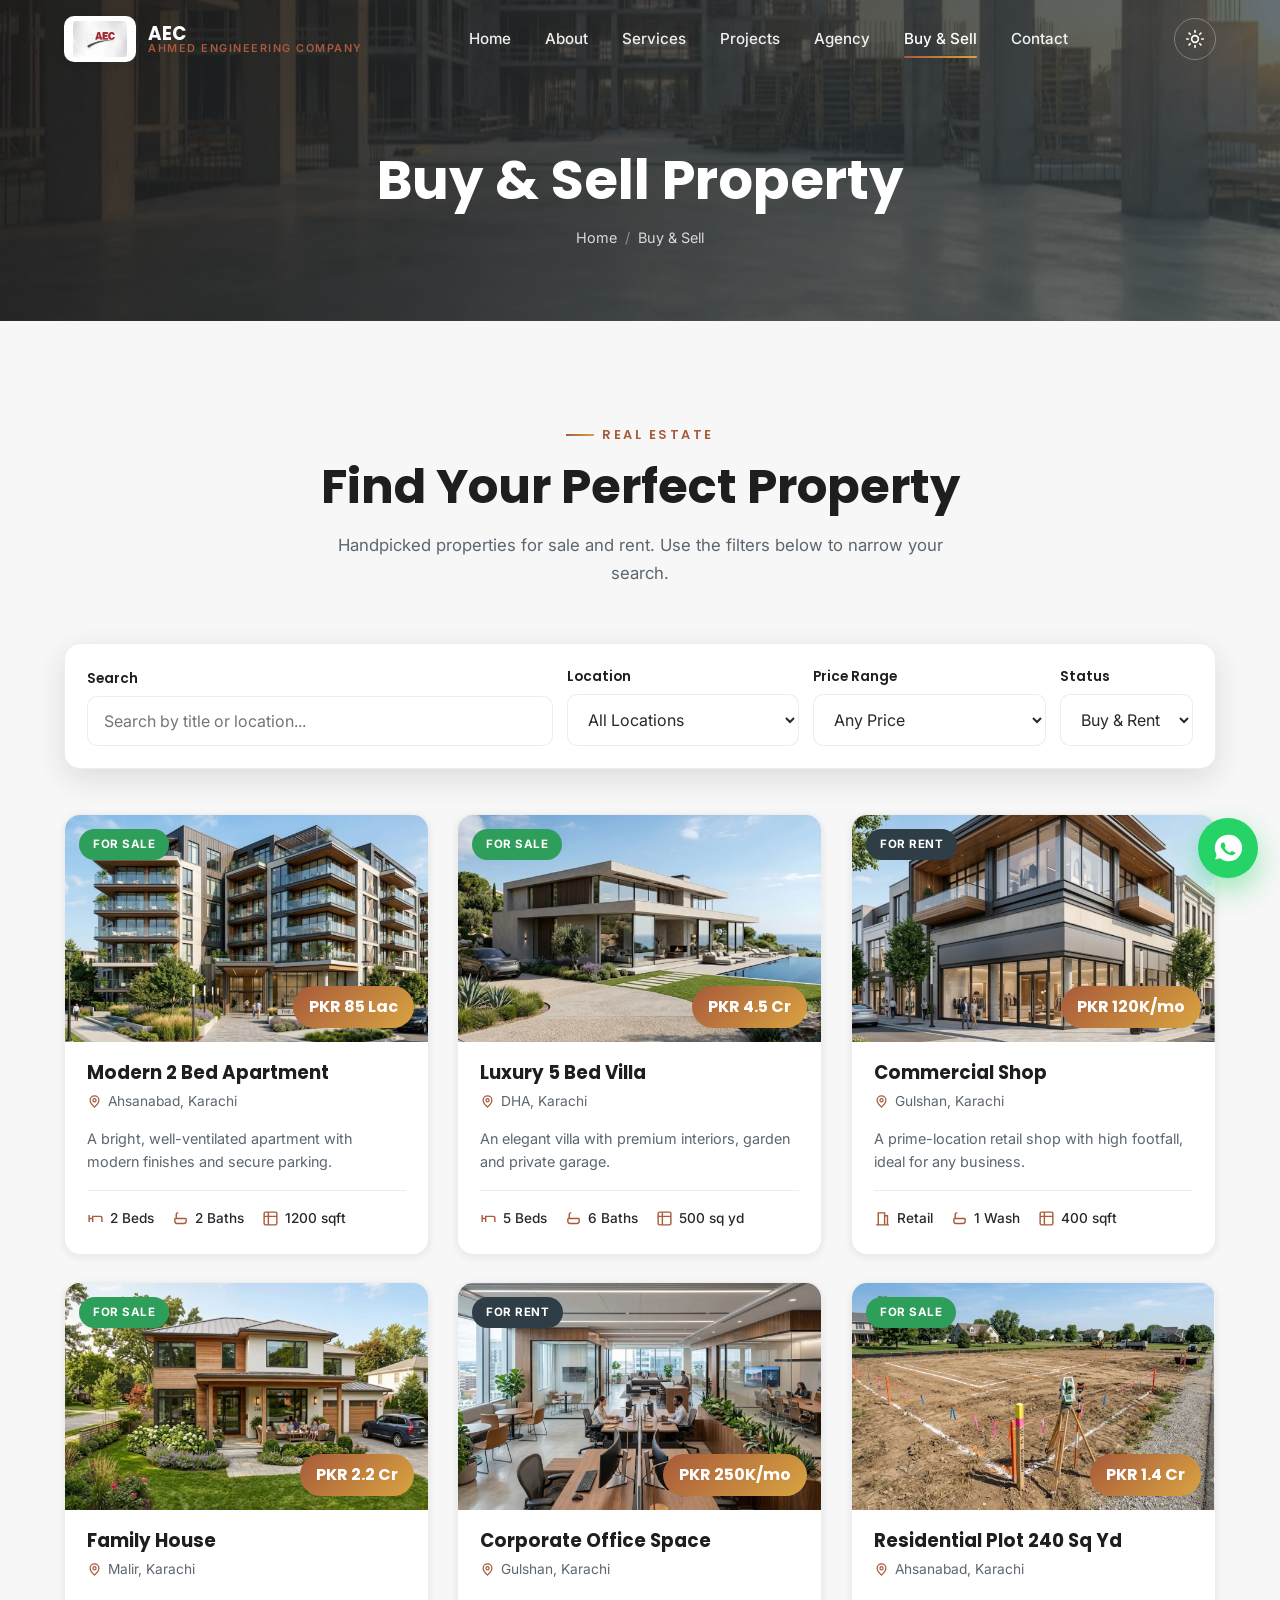
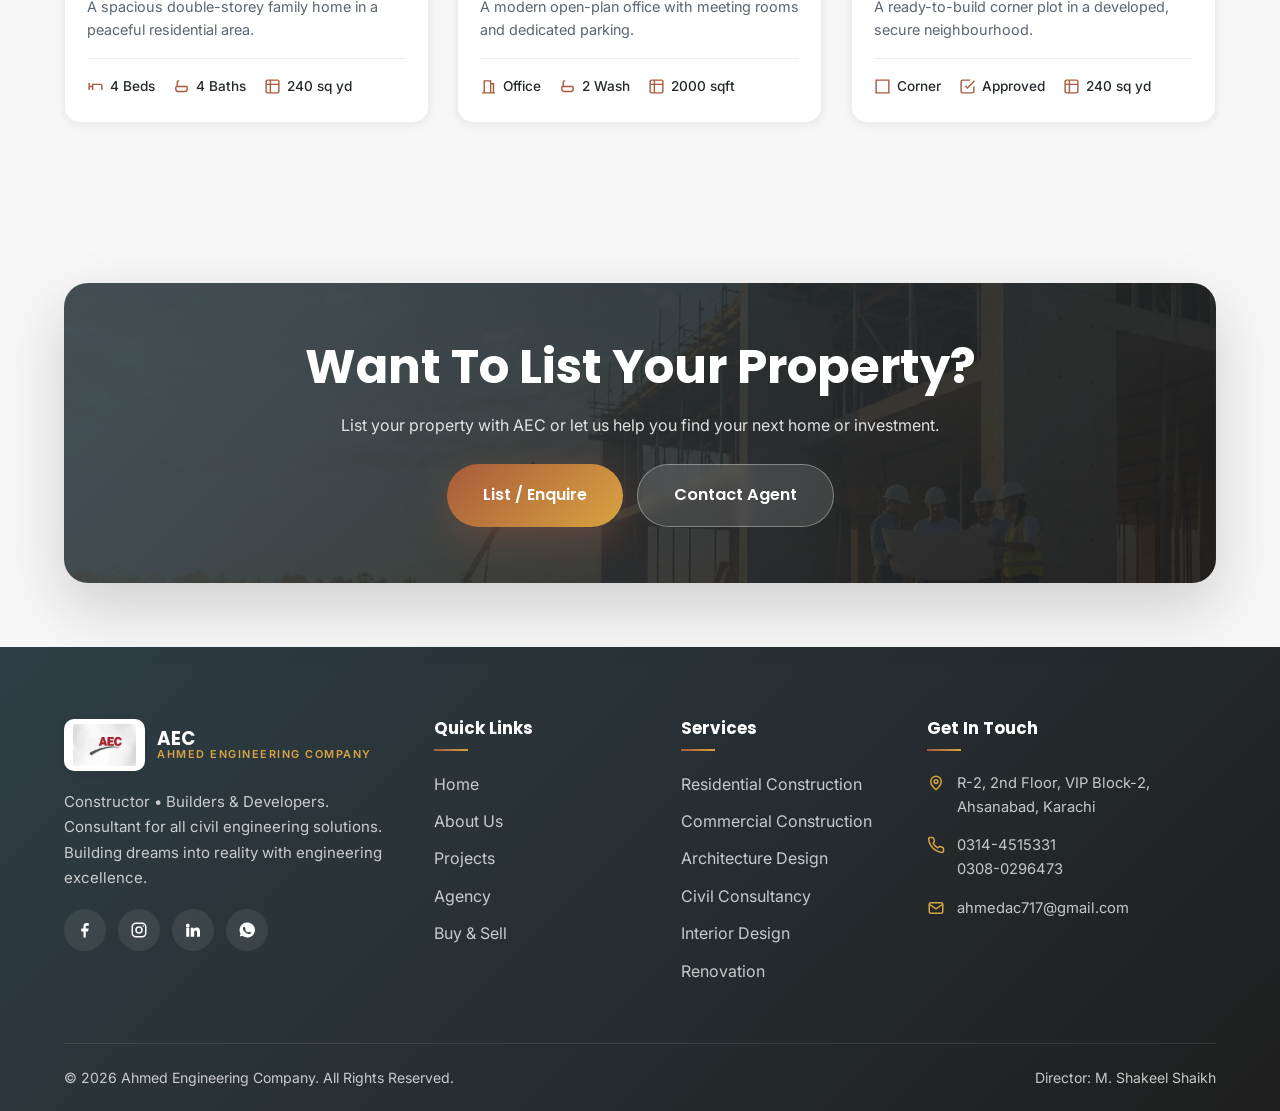
<file: buy-sell.html>
<!DOCTYPE html>
<html lang="en" data-theme="light">

<head>
  <meta charset="UTF-8" />
  <meta name="viewport" content="width=device-width, initial-scale=1.0" />
  <title>Buy &amp; Sell | Ahmed Engineering Company (AEC)</title>
  <meta name="description"
    content="Browse properties for sale and rent by AEC — apartments, villas, houses, commercial shops, offices and plots across Karachi. Search and filter by location, price and status." />
  <meta name="theme-color" content="#A85A3A" />
  <meta property="og:title" content="Buy &amp; Sell Property | Ahmed Engineering Company (AEC)" />
  <meta property="og:description" content="Real estate listings for sale and rent in Karachi." />
  <meta property="og:image" content="images/property1.webp" />
  <link rel="icon" type="image/webp" href="images/logo.webp" />
  <link rel="preconnect" href="https://fonts.googleapis.com" />
  <link rel="preconnect" href="https://fonts.gstatic.com" crossorigin />
  <link
    href="https://fonts.googleapis.com/css2?family=Poppins:wght@500;600;700;800&family=Inter:wght@400;500;600&display=swap"
    rel="stylesheet" />
  <link rel="stylesheet" href="css/style.css" />
  <link rel="stylesheet" href="css/responsive.css" />
</head>

<body>
  <div id="preloader">
    <div class="loader-wrapper">
      <div class="loader-container">
        <div class="outer-ring"></div>
        <div class="orbit-particle"></div>
        <div class="grid-overlay"></div><svg class="house-svg" viewBox="0 0 100 100" xmlns="http://www.w3.org/2000/svg">
          <line class="guide-lines" x1="10" y1="82" x2="90" y2="82" />
          <line class="guide-lines" x1="50" y1="10" x2="50" y2="90" />
          <path class="blueprint-line wall-lines" d="M 22 82 H 78 V 48 H 22 Z" />
          <path class="blueprint-line roof-lines" d="M 16 48 L 50 20 L 84 48" />
          <path class="blueprint-line detail-lines" d="M 43 82 V 62 H 57 V 82" />
          <path class="blueprint-line detail-lines" d="M 28 56 H 38 V 66 H 28 Z" />
          <path class="blueprint-line detail-lines" d="M 62 56 H 72 V 66 H 62 Z" />
        </svg>
      </div>
      <div class="brand-name">Ahmed Engineering Company</div>
    </div>
  </div>

  <header class="navbar scrolled">
    <div class="container">
      <a href="index.html" class="brand" aria-label="Home"><img src="images/logo.webp" alt="AEC logo" /><span
          class="brand-text"><b>AEC</b><span>Ahmed Engineering Company</span></span></a>
      <nav class="nav-links" aria-label="Primary"><a href="index.html">Home</a><a href="about.html">About</a><a
          href="services.html">Services</a><a href="projects.html">Projects</a><a
          href="agency.html">Agency</a><a href="buy-sell.html">Buy &amp; Sell</a><a href="contact.html">Contact</a>
      </nav>
      <div class="nav-actions">
        <button class="nav-icon-btn theme-toggle" aria-label="Toggle dark mode"><svg viewBox="0 0 24 24" fill="none"
            stroke="currentColor" stroke-width="2" stroke-linecap="round" width="20" height="20">
            <circle cx="12" cy="12" r="4" />
            <path
              d="M12 2v2M12 20v2M4.9 4.9l1.4 1.4M17.7 17.7l1.4 1.4M2 12h2M20 12h2M4.9 19.1l1.4-1.4M17.7 6.3l1.4-1.4" />
          </svg></button> <button class="hamburger"
          aria-label="Open menu"><span></span><span></span><span></span></button>
      </div>
    </div>
  </header>
  <nav class="mobile-menu" aria-label="Mobile"><a href="index.html">Home</a><a href="about.html">About</a><a
      href="services.html">Services</a><a href="projects.html">Projects</a><a
      href="agency.html">Agency</a><a href="buy-sell.html">Buy &amp; Sell</a><a href="https://wa.me/923080296473"
      target="_blank" rel="noopener">Contact</a><a href="#" class="btn" data-modal-open="quoteModal">Request a Quote</a>
  </nav>

  <section class="page-hero">
    <div class="hero-bg"></div>
    <div class="container">
      <h1 class="reveal fade">Buy &amp; Sell Property</h1>
      <div class="breadcrumb reveal fade" data-delay="1"><a href="index.html">Home</a><span class="sep">/</span> Buy
        &amp; Sell</div>
    </div>
  </section>

  <section class="section">
    <div class="container">
      <div class="section-head center"><span class="eyebrow reveal fade">Real Estate</span>
        <h2 class="section-title reveal" data-delay="1">Find Your Perfect Property</h2>
        <p class="section-lead reveal" data-delay="2">Handpicked properties for sale and rent. Use the filters below to
          narrow your search.</p>
      </div>

      <!-- SEARCH PANEL -->
      <form class="search-panel reveal" id="propSearch">
        <div class="field"><label>Search</label><input type="text" id="propKeyword"
            placeholder="Search by title or location..." /></div>
        <div class="field"><label>Location</label><select id="propLocation">
            <option value="all">All Locations</option>
            <option value="Ahsanabad">Ahsanabad</option>
            <option value="DHA">DHA</option>
            <option value="Gulshan">Gulshan</option>
            <option value="Malir">Malir</option>
          </select></div>
        <div class="field"><label>Price Range</label><select id="propPrice">
            <option value="all">Any Price</option>
            <option value="0-10000000">Under 1 Crore</option>
            <option value="10000000-30000000">1 – 3 Crore</option>
            <option value="30000000">Above 3 Crore</option>
          </select></div>
        <div class="field"><label>Status</label><select id="propStatus">
            <option value="all">Buy &amp; Rent</option>
            <option value="sale">For Sale</option>
            <option value="rent">For Rent</option>
          </select></div>
      </form>

      <div class="grid grid-3">
        <article class="property-card reveal" data-title="2 Bed Apartment" data-location="Ahsanabad"
          data-price="8500000" data-status="sale">
          <div class="property-media"><span class="property-status sale">For Sale</span><span class="property-price">PKR
              85 Lac</span><img src="images/property1.webp" alt="2 Bed Apartment" /></div>
          <div class="property-body">
            <h3>Modern 2 Bed Apartment</h3>
            <span class="p-loc"><svg viewBox="0 0 24 24" fill="none" stroke="currentColor" stroke-width="2">
                <path d="M12 21s-7-6.2-7-11a7 7 0 0114 0c0 4.8-7 11-7 11z" />
                <circle cx="12" cy="10" r="2.5" />
              </svg> Ahsanabad, Karachi</span>
            <p>A bright, well-ventilated apartment with modern finishes and secure parking.</p>
            <div class="property-meta">
              <span><svg viewBox="0 0 24 24" fill="none" stroke="currentColor" stroke-width="2">
                  <path d="M3 7v10M21 17V11a2 2 0 00-2-2H8v8M3 12h5" />
                </svg> 2 Beds</span>
              <span><svg viewBox="0 0 24 24" fill="none" stroke="currentColor" stroke-width="2">
                  <path d="M4 12h16M6 12V6a2 2 0 012-2h1M4 12v4a3 3 0 003 3h10a3 3 0 003-3v-4" />
                </svg> 2 Baths</span>
              <span><svg viewBox="0 0 24 24" fill="none" stroke="currentColor" stroke-width="2">
                  <rect x="3" y="3" width="18" height="18" rx="2" />
                  <path d="M9 3v18M3 9h18" />
                </svg> 1200 sqft</span>
            </div>
          </div>
        </article>

        <article class="property-card reveal" data-title="Luxury Villa" data-location="DHA" data-price="45000000"
          data-status="sale">
          <div class="property-media"><span class="property-status sale">For Sale</span><span class="property-price">PKR
              4.5 Cr</span><img src="images/property2.webp" alt="Luxury Villa" /></div>
          <div class="property-body">
            <h3>Luxury 5 Bed Villa</h3>
            <span class="p-loc"><svg viewBox="0 0 24 24" fill="none" stroke="currentColor" stroke-width="2">
                <path d="M12 21s-7-6.2-7-11a7 7 0 0114 0c0 4.8-7 11-7 11z" />
                <circle cx="12" cy="10" r="2.5" />
              </svg> DHA, Karachi</span>
            <p>An elegant villa with premium interiors, garden and private garage.</p>
            <div class="property-meta">
              <span><svg viewBox="0 0 24 24" fill="none" stroke="currentColor" stroke-width="2">
                  <path d="M3 7v10M21 17V11a2 2 0 00-2-2H8v8M3 12h5" />
                </svg> 5 Beds</span>
              <span><svg viewBox="0 0 24 24" fill="none" stroke="currentColor" stroke-width="2">
                  <path d="M4 12h16M6 12V6a2 2 0 012-2h1M4 12v4a3 3 0 003 3h10a3 3 0 003-3v-4" />
                </svg> 6 Baths</span>
              <span><svg viewBox="0 0 24 24" fill="none" stroke="currentColor" stroke-width="2">
                  <rect x="3" y="3" width="18" height="18" rx="2" />
                  <path d="M9 3v18M3 9h18" />
                </svg> 500 sq yd</span>
            </div>
          </div>
        </article>

        <article class="property-card reveal" data-title="Commercial Shop" data-location="Gulshan" data-price="120000"
          data-status="rent">
          <div class="property-media"><span class="property-status rent">For Rent</span><span class="property-price">PKR
              120K/mo</span><img src="images/property3.webp" alt="Commercial Shop" /></div>
          <div class="property-body">
            <h3>Commercial Shop</h3>
            <span class="p-loc"><svg viewBox="0 0 24 24" fill="none" stroke="currentColor" stroke-width="2">
                <path d="M12 21s-7-6.2-7-11a7 7 0 0114 0c0 4.8-7 11-7 11z" />
                <circle cx="12" cy="10" r="2.5" />
              </svg> Gulshan, Karachi</span>
            <p>A prime-location retail shop with high footfall, ideal for any business.</p>
            <div class="property-meta">
              <span><svg viewBox="0 0 24 24" fill="none" stroke="currentColor" stroke-width="2">
                  <path d="M3 21h18M6 21V4h9v17M15 8h4v13" />
                </svg> Retail</span>
              <span><svg viewBox="0 0 24 24" fill="none" stroke="currentColor" stroke-width="2">
                  <path d="M4 12h16M6 12V6a2 2 0 012-2h1M4 12v4a3 3 0 003 3h10a3 3 0 003-3v-4" />
                </svg> 1 Wash</span>
              <span><svg viewBox="0 0 24 24" fill="none" stroke="currentColor" stroke-width="2">
                  <rect x="3" y="3" width="18" height="18" rx="2" />
                  <path d="M9 3v18M3 9h18" />
                </svg> 400 sqft</span>
            </div>
          </div>
        </article>

        <article class="property-card reveal" data-title="Family House" data-location="Malir" data-price="22000000"
          data-status="sale">
          <div class="property-media"><span class="property-status sale">For Sale</span><span class="property-price">PKR
              2.2 Cr</span><img src="images/property4.webp" alt="Family House" /></div>
          <div class="property-body">
            <h3>Family House</h3>
            <span class="p-loc"><svg viewBox="0 0 24 24" fill="none" stroke="currentColor" stroke-width="2">
                <path d="M12 21s-7-6.2-7-11a7 7 0 0114 0c0 4.8-7 11-7 11z" />
                <circle cx="12" cy="10" r="2.5" />
              </svg> Malir, Karachi</span>
            <p>A spacious double-storey family home in a peaceful residential area.</p>
            <div class="property-meta">
              <span><svg viewBox="0 0 24 24" fill="none" stroke="currentColor" stroke-width="2">
                  <path d="M3 7v10M21 17V11a2 2 0 00-2-2H8v8M3 12h5" />
                </svg> 4 Beds</span>
              <span><svg viewBox="0 0 24 24" fill="none" stroke="currentColor" stroke-width="2">
                  <path d="M4 12h16M6 12V6a2 2 0 012-2h1M4 12v4a3 3 0 003 3h10a3 3 0 003-3v-4" />
                </svg> 4 Baths</span>
              <span><svg viewBox="0 0 24 24" fill="none" stroke="currentColor" stroke-width="2">
                  <rect x="3" y="3" width="18" height="18" rx="2" />
                  <path d="M9 3v18M3 9h18" />
                </svg> 240 sq yd</span>
            </div>
          </div>
        </article>

        <article class="property-card reveal" data-title="Office Space" data-location="Gulshan" data-price="250000"
          data-status="rent">
          <div class="property-media"><span class="property-status rent">For Rent</span><span class="property-price">PKR
              250K/mo</span><img src="images/property5.webp" alt="Office Space" /></div>
          <div class="property-body">
            <h3>Corporate Office Space</h3>
            <span class="p-loc"><svg viewBox="0 0 24 24" fill="none" stroke="currentColor" stroke-width="2">
                <path d="M12 21s-7-6.2-7-11a7 7 0 0114 0c0 4.8-7 11-7 11z" />
                <circle cx="12" cy="10" r="2.5" />
              </svg> Gulshan, Karachi</span>
            <p>A modern open-plan office with meeting rooms and dedicated parking.</p>
            <div class="property-meta">
              <span><svg viewBox="0 0 24 24" fill="none" stroke="currentColor" stroke-width="2">
                  <path d="M3 21h18M6 21V4h9v17M15 8h4v13" />
                </svg> Office</span>
              <span><svg viewBox="0 0 24 24" fill="none" stroke="currentColor" stroke-width="2">
                  <path d="M4 12h16M6 12V6a2 2 0 012-2h1M4 12v4a3 3 0 003 3h10a3 3 0 003-3v-4" />
                </svg> 2 Wash</span>
              <span><svg viewBox="0 0 24 24" fill="none" stroke="currentColor" stroke-width="2">
                  <rect x="3" y="3" width="18" height="18" rx="2" />
                  <path d="M9 3v18M3 9h18" />
                </svg> 2000 sqft</span>
            </div>
          </div>
        </article>

        <article class="property-card reveal" data-title="Residential Plot" data-location="Ahsanabad"
          data-price="14000000" data-status="sale">
          <div class="property-media"><span class="property-status sale">For Sale</span><span class="property-price">PKR
              1.4 Cr</span><img src="images/property6.webp" alt="Residential Plot" /></div>
          <div class="property-body">
            <h3>Residential Plot 240 Sq Yd</h3>
            <span class="p-loc"><svg viewBox="0 0 24 24" fill="none" stroke="currentColor" stroke-width="2">
                <path d="M12 21s-7-6.2-7-11a7 7 0 0114 0c0 4.8-7 11-7 11z" />
                <circle cx="12" cy="10" r="2.5" />
              </svg> Ahsanabad, Karachi</span>
            <p>A ready-to-build corner plot in a developed, secure neighbourhood.</p>
            <div class="property-meta">
              <span><svg viewBox="0 0 24 24" fill="none" stroke="currentColor" stroke-width="2">
                  <path d="M3 3h18v18H3z" />
                </svg> Corner</span>
              <span><svg viewBox="0 0 24 24" fill="none" stroke="currentColor" stroke-width="2">
                  <path d="M9 11l3 3L22 4" />
                  <path d="M21 12v7a2 2 0 01-2 2H5a2 2 0 01-2-2V5a2 2 0 012-2h11" />
                </svg> Approved</span>
              <span><svg viewBox="0 0 24 24" fill="none" stroke="currentColor" stroke-width="2">
                  <rect x="3" y="3" width="18" height="18" rx="2" />
                  <path d="M9 3v18M3 9h18" />
                </svg> 240 sq yd</span>
            </div>
          </div>
        </article>
      </div>
      <div class="no-results" id="propNoResults">No properties match your search. Try adjusting the filters.</div>
    </div>
  </section>

  <section class="section-sm">
    <div class="container">
      <div class="cta-band reveal">
        <h2 class="section-title">Want To List Your Property?</h2>
        <p>List your property with AEC or let us help you find your next home or investment.</p>
        <div class="cta-actions"><a href="#" class="btn btn-lg" data-modal-open="quoteModal">List / Enquire</a><a
            href="contact.html" class="btn btn-lg btn-ghost">Contact Agent</a></div>
      </div>
    </div>
  </section>

  <footer class="footer">
    <div class="container">
      <div class="footer-grid">
        <div class="footer-about">
          <a href="index.html" class="brand"><img src="images/logo.webp" alt="AEC logo" /><span
              class="brand-text"><b>AEC</b><span style="color:var(--accent);">Ahmed Engineering
                Company</span></span></a>
          <p>Constructor • Builders &amp; Developers. Consultant for all civil engineering solutions. Building dreams
            into reality with engineering excellence.</p>
          <div class="footer-socials">
            <a href="#" aria-label="Facebook"><svg viewBox="0 0 24 24" fill="currentColor">
                <path
                  d="M13 22v-8h3l1-4h-4V8c0-1 .3-1.7 1.8-1.7H17V2.9C16.5 2.8 15.4 2.7 14.2 2.7 11.7 2.7 10 4.2 10 7.1V10H7v4h3v8z" />
              </svg></a>
            <a href="#" aria-label="Instagram"><svg viewBox="0 0 24 24" fill="none" stroke="currentColor"
                stroke-width="2">
                <rect x="3" y="3" width="18" height="18" rx="5" />
                <circle cx="12" cy="12" r="4" />
                <circle cx="17.5" cy="6.5" r="1" fill="currentColor" stroke="none" />
              </svg></a>
            <a href="#" aria-label="LinkedIn"><svg viewBox="0 0 24 24" fill="currentColor">
                <path
                  d="M4.98 3.5A2.5 2.5 0 002.5 6a2.5 2.5 0 005 0 2.5 2.5 0 00-2.52-2.5zM3 8.98h4V21H3zM9 8.98h3.8v1.64h.05c.53-1 1.83-2.06 3.76-2.06 4.02 0 4.76 2.64 4.76 6.08V21h-4v-5.3c0-1.26-.02-2.9-1.77-2.9-1.77 0-2.04 1.38-2.04 2.8V21H9z" />
              </svg></a>
            <a href="https://wa.me/923080296473" aria-label="WhatsApp"><svg viewBox="0 0 24 24" fill="currentColor">
                <path
                  d="M12 2a10 10 0 00-8.6 15l-1 3.6 3.7-1A10 10 0 1012 2zm5.3 14.2c-.2.6-1.3 1.2-1.8 1.2s-1.2.2-3.7-.9-4-3.6-4.2-3.8-1-1.3-1-2.5.6-1.8.9-2.1c.2-.2.5-.3.7-.3h.5c.2 0 .4 0 .6.5l.8 2c.1.2.1.4 0 .5l-.4.6c-.2.2-.3.4-.1.7s.7 1.2 1.5 1.9c1 .9 1.8 1.1 2.1 1.3s.4.1.6-.1l.7-.8c.2-.2.4-.2.6-.1l1.9.9c.2.1.4.2.5.3s.1.7-.1 1.3z" />
              </svg></a>
          </div>
        </div>
        <div>
          <h4>Quick Links</h4>
          <ul class="footer-links">
            <li><a href="index.html">Home</a></li>
            <li><a href="about.html">About Us</a></li>
            <li><a href="projects.html">Projects</a></li>
            <li><a href="agency.html">Agency</a></li>
            <li><a href="buy-sell.html">Buy &amp; Sell</a></li>
          </ul>
        </div>
        <div>
          <h4>Services</h4>
          <ul class="footer-links">
            <li><a href="services.html">Residential Construction</a></li>
            <li><a href="services.html">Commercial Construction</a></li>
            <li><a href="services.html">Architecture Design</a></li>
            <li><a href="services.html">Civil Consultancy</a></li>
            <li><a href="services.html">Interior Design</a></li>
            <li><a href="services.html">Renovation</a></li>
          </ul>
        </div>
        <div>
          <h4>Get In Touch</h4>
          <ul class="footer-contact">
            <li><svg viewBox="0 0 24 24" fill="none" stroke="currentColor" stroke-width="2">
                <path d="M12 21s-7-6.2-7-11a7 7 0 0114 0c0 4.8-7 11-7 11z" />
                <circle cx="12" cy="10" r="2.5" />
              </svg><span>R-2, 2nd Floor, VIP Block-2, Ahsanabad, Karachi</span></li>
            <li><svg viewBox="0 0 24 24" fill="none" stroke="currentColor" stroke-width="2">
                <path
                  d="M22 16.9v3a2 2 0 01-2.2 2 19.8 19.8 0 01-8.6-3 19.5 19.5 0 01-6-6 19.8 19.8 0 01-3-8.6A2 2 0 014.1 2h3a2 2 0 012 1.7c.1.9.3 1.8.6 2.6a2 2 0 01-.5 2.1L8.1 9.9a16 16 0 006 6l1.5-1.1a2 2 0 012.1-.5c.8.3 1.7.5 2.6.6a2 2 0 011.7 2z" />
              </svg><span><a href="tel:03144515331">0314-4515331</a><br /><a
                  href="tel:03080296473">0308-0296473</a></span></li>
            <li><svg viewBox="0 0 24 24" fill="none" stroke="currentColor" stroke-width="2">
                <rect x="3" y="5" width="18" height="14" rx="2" />
                <path d="M3 7l9 6 9-6" />
              </svg><a href="mailto:ahmedac717@gmail.com">ahmedac717@gmail.com</a></li>
          </ul>
        </div>
      </div>
      <div class="footer-bottom"><span>&copy; <span class="js-year">2026</span> Ahmed Engineering Company. All Rights
          Reserved.</span><span>Director: M. Shakeel Shaikh</span></div>
    </div>
  </footer>

  <a class="whatsapp-float"
    href="https://wa.me/923080296473?text=Hello%20Ahmed%20Engineering%20Company%2C%20I%20need%20information%20about%20your%20construction%20services."
    target="_blank" rel="noopener" aria-label="Chat on WhatsApp"><span class="wa-tip">Chat with us</span><svg
      viewBox="0 0 24 24" fill="currentColor">
      <path
        d="M12 2a10 10 0 00-8.6 15l-1 3.6 3.7-1A10 10 0 1012 2zm5.3 14.2c-.2.6-1.3 1.2-1.8 1.2s-1.2.2-3.7-.9-4-3.6-4.2-3.8-1-1.3-1-2.5.6-1.8.9-2.1c.2-.2.5-.3.7-.3h.5c.2 0 .4 0 .6.5l.8 2c.1.2.1.4 0 .5l-.4.6c-.2.2-.3.4-.1.7s.7 1.2 1.5 1.9c1 .9 1.8 1.1 2.1 1.3s.4.1.6-.1l.7-.8c.2-.2.4-.2.6-.1l1.9.9c.2.1.4.2.5.3s.1.7-.1 1.3z" />
    </svg></a>
  <button class="back-top" aria-label="Back to top"><svg viewBox="0 0 24 24" fill="none" stroke="currentColor"
      stroke-width="2.5" stroke-linecap="round">
      <path d="M12 19V5M5 12l7-7 7 7" />
    </svg></button>

  <div class="modal" id="quoteModal" role="dialog" aria-modal="true" aria-labelledby="quoteTitle">
    <div class="modal-backdrop"></div>
    <div class="modal-box">
      <button class="modal-close" data-modal-close aria-label="Close"><svg viewBox="0 0 24 24" fill="none"
          stroke="currentColor" stroke-width="2" stroke-linecap="round">
          <path d="M18 6L6 18M6 6l12 12" />
        </svg></button>
      <h3 id="quoteTitle">Property Enquiry</h3>
      <p class="sub">Tell us what you're looking for and we'll get back to you within 24 hours.</p>
      <form class="form-grid" data-validate data-message="Thank you! Your enquiry has been received." novalidate>
        <div class="field"><label>Full Name</label><input type="text" placeholder="Your name" data-required /><span
            class="error-msg"></span></div>
        <div class="field"><label>Phone Number</label><input type="tel" placeholder="03XX-XXXXXXX" data-required
            data-type="phone" /><span class="error-msg"></span></div>
        <div class="field"><label>Interest</label><select data-required>
            <option value="">Select</option>
            <option>Buy Property</option>
            <option>Rent Property</option>
            <option>Sell / List Property</option>
            <option>Other</option>
          </select><span class="error-msg"></span></div>
        <div class="field"><label>Details</label><textarea placeholder="Describe your requirement..."
            data-required></textarea><span class="error-msg"></span></div>
        <p class="form-success"></p><button type="submit" class="btn btn-lg">Submit Enquiry</button>
      </form>
    </div>
  </div>

  <script src="js/script.js"></script>
</body>

</html>
</file>
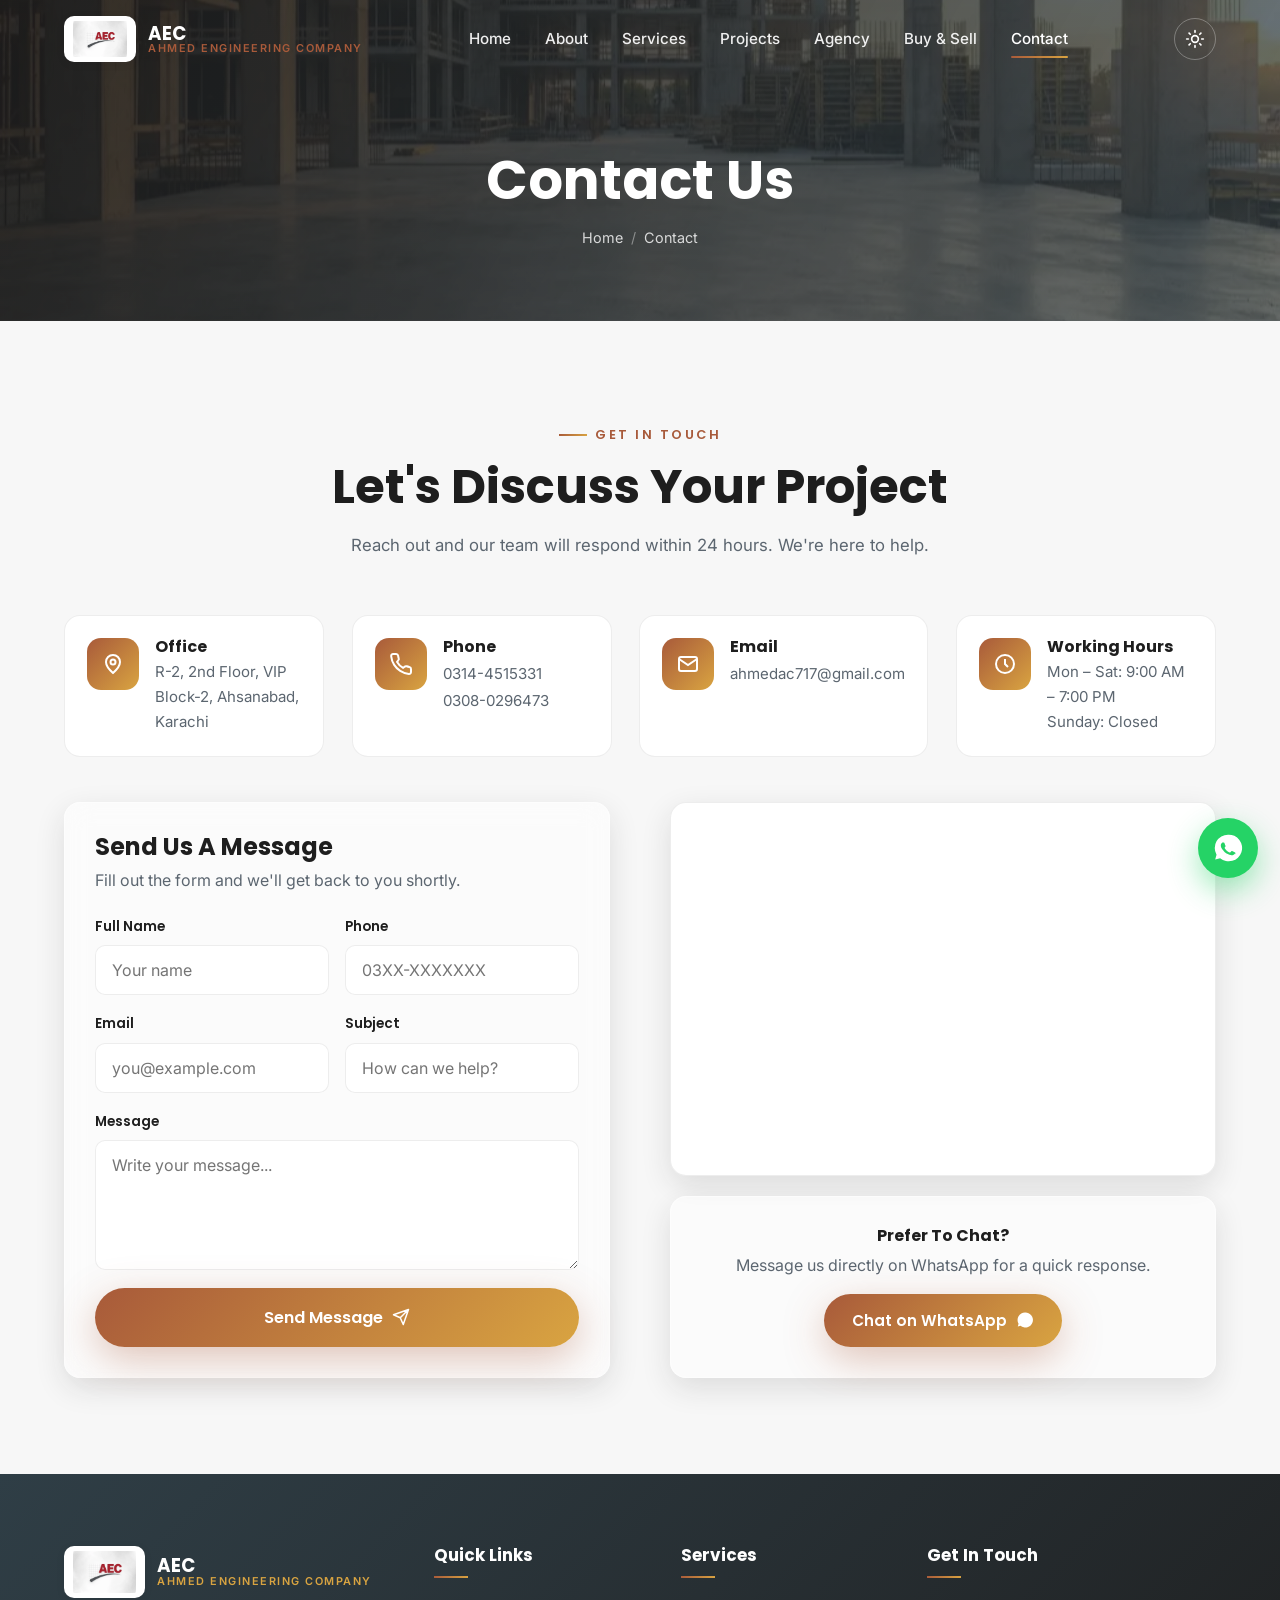
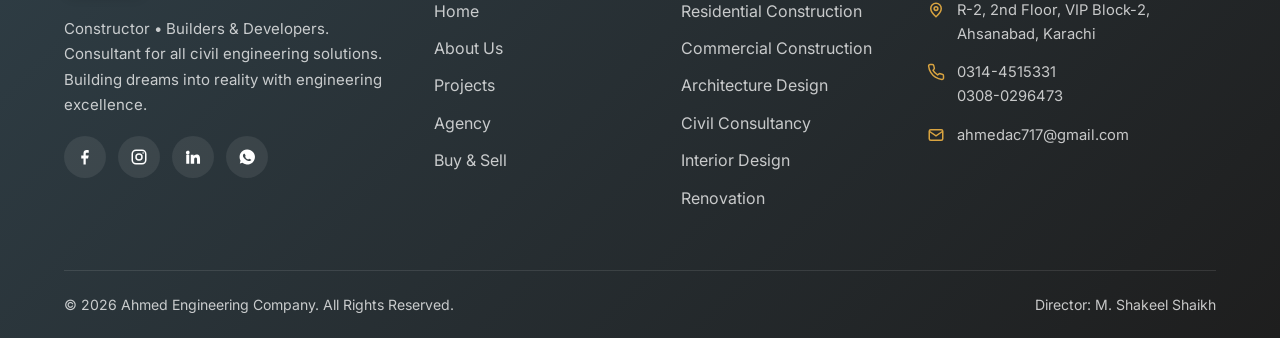
<file: contact.html>
<!DOCTYPE html>
<html lang="en" data-theme="light">

<head>
  <meta charset="UTF-8" />
  <meta name="viewport" content="width=device-width, initial-scale=1.0" />
  <title>Contact Us | Ahmed Engineering Company (AEC)</title>
  <meta name="description"
    content="Contact Ahmed Engineering Company (AEC) in Ahsanabad, Karachi. Call 0314-4515331 / 0308-0296473, email ahmedac717@gmail.com or send us a message." />
  <meta name="theme-color" content="#A85A3A" />
  <meta property="og:title" content="Contact | Ahmed Engineering Company (AEC)" />
  <meta property="og:description" content="Get in touch for construction and civil engineering solutions." />
  <meta property="og:image" content="images/hero.webp" />
  <link rel="icon" type="image/webp" href="images/logo.webp" />
  <link rel="preconnect" href="https://fonts.googleapis.com" />
  <link rel="preconnect" href="https://fonts.gstatic.com" crossorigin />
  <link
    href="https://fonts.googleapis.com/css2?family=Poppins:wght@500;600;700;800&family=Inter:wght@400;500;600&display=swap"
    rel="stylesheet" />
  <link rel="stylesheet" href="css/style.css" />
  <link rel="stylesheet" href="css/responsive.css" />
</head>

<body>
  <div id="preloader">
    <div class="loader-wrapper">
      <div class="loader-container">
        <div class="outer-ring"></div>
        <div class="orbit-particle"></div>
        <div class="grid-overlay"></div><svg class="house-svg" viewBox="0 0 100 100" xmlns="http://www.w3.org/2000/svg">
          <line class="guide-lines" x1="10" y1="82" x2="90" y2="82" />
          <line class="guide-lines" x1="50" y1="10" x2="50" y2="90" />
          <path class="blueprint-line wall-lines" d="M 22 82 H 78 V 48 H 22 Z" />
          <path class="blueprint-line roof-lines" d="M 16 48 L 50 20 L 84 48" />
          <path class="blueprint-line detail-lines" d="M 43 82 V 62 H 57 V 82" />
          <path class="blueprint-line detail-lines" d="M 28 56 H 38 V 66 H 28 Z" />
          <path class="blueprint-line detail-lines" d="M 62 56 H 72 V 66 H 62 Z" />
        </svg>
      </div>
      <div class="brand-name">Ahmed Engineering Company</div>
    </div>
  </div>

  <header class="navbar scrolled">
    <div class="container">
      <a href="index.html" class="brand" aria-label="Home"><img src="images/logo.webp" alt="AEC logo" /><span
          class="brand-text"><b>AEC</b><span>Ahmed Engineering Company</span></span></a>
      <nav class="nav-links" aria-label="Primary"><a href="index.html">Home</a><a href="about.html">About</a><a
          href="services.html">Services</a><a href="projects.html">Projects</a><a
          href="agency.html">Agency</a><a href="buy-sell.html">Buy &amp; Sell</a><a href="contact.html">Contact</a>
      </nav>
      <div class="nav-actions">
        <button class="nav-icon-btn theme-toggle" aria-label="Toggle dark mode"><svg viewBox="0 0 24 24" fill="none"
            stroke="currentColor" stroke-width="2" stroke-linecap="round" width="20" height="20">
            <circle cx="12" cy="12" r="4" />
            <path
              d="M12 2v2M12 20v2M4.9 4.9l1.4 1.4M17.7 17.7l1.4 1.4M2 12h2M20 12h2M4.9 19.1l1.4-1.4M17.7 6.3l1.4-1.4" />
          </svg></button> <button class="hamburger"
          aria-label="Open menu"><span></span><span></span><span></span></button>
      </div>
    </div>
  </header>
  <nav class="mobile-menu" aria-label="Mobile"><a href="index.html">Home</a><a href="about.html">About</a><a
      href="services.html">Services</a><a href="projects.html">Projects</a><a
      href="agency.html">Agency</a><a href="buy-sell.html">Buy &amp; Sell</a><a href="https://wa.me/923080296473"
      target="_blank" rel="noopener">Contact</a><a href="#" class="btn" data-modal-open="quoteModal">Request a Quote</a>
  </nav>

  <section class="page-hero">
    <div class="hero-bg"></div>
    <div class="container">
      <h1 class="reveal fade">Contact Us</h1>
      <div class="breadcrumb reveal fade" data-delay="1"><a href="index.html">Home</a><span class="sep">/</span> Contact
      </div>
    </div>
  </section>

  <section class="section">
    <div class="container">
      <div class="section-head center"><span class="eyebrow reveal fade">Get In Touch</span>
        <h2 class="section-title reveal" data-delay="1">Let's Discuss Your Project</h2>
        <p class="section-lead reveal" data-delay="2">Reach out and our team will respond within 24 hours. We're here to
          help.</p>
      </div>

      <div class="grid grid-4" style="margin-bottom:44px;">
        <div class="info-card reveal" data-delay="1">
          <div class="ic"><svg viewBox="0 0 24 24" fill="none" stroke="currentColor" stroke-width="2">
              <path d="M12 21s-7-6.2-7-11a7 7 0 0114 0c0 4.8-7 11-7 11z" />
              <circle cx="12" cy="10" r="2.5" />
            </svg></div>
          <div>
            <h4>Office</h4>
            <p>R-2, 2nd Floor, VIP Block-2, Ahsanabad, Karachi</p>
          </div>
        </div>
        <div class="info-card reveal" data-delay="2">
          <div class="ic"><svg viewBox="0 0 24 24" fill="none" stroke="currentColor" stroke-width="2">
              <path
                d="M22 16.9v3a2 2 0 01-2.2 2 19.8 19.8 0 01-8.6-3 19.5 19.5 0 01-6-6 19.8 19.8 0 01-3-8.6A2 2 0 014.1 2h3a2 2 0 012 1.7c.1.9.3 1.8.6 2.6a2 2 0 01-.5 2.1L8.1 9.9a16 16 0 006 6l1.5-1.1a2 2 0 012.1-.5c.8.3 1.7.5 2.6.6a2 2 0 011.7 2z" />
            </svg></div>
          <div>
            <h4>Phone</h4><a href="tel:03144515331">0314-4515331</a><br /><a href="tel:03080296473">0308-0296473</a>
          </div>
        </div>
        <div class="info-card reveal" data-delay="3">
          <div class="ic"><svg viewBox="0 0 24 24" fill="none" stroke="currentColor" stroke-width="2">
              <rect x="3" y="5" width="18" height="14" rx="2" />
              <path d="M3 7l9 6 9-6" />
            </svg></div>
          <div>
            <h4>Email</h4><a href="mailto:ahmedac717@gmail.com">ahmedac717@gmail.com</a>
          </div>
        </div>
        <div class="info-card reveal" data-delay="4">
          <div class="ic"><svg viewBox="0 0 24 24" fill="none" stroke="currentColor" stroke-width="2">
              <circle cx="12" cy="12" r="9" />
              <path d="M12 7v5l3 3" />
            </svg></div>
          <div>
            <h4>Working Hours</h4>
            <p>Mon – Sat: 9:00 AM – 7:00 PM<br />Sunday: Closed</p>
          </div>
        </div>
      </div>

      <div class="split" style="align-items:stretch;">
        <!-- FORM -->
        <div class="glass-card reveal left">
          <h3 style="font-size:1.5rem;margin-bottom:6px;">Send Us A Message</h3>
          <p style="color:var(--text-muted);margin-bottom:22px;">Fill out the form and we'll get back to you shortly.
          </p>
          <form class="form-grid" data-validate
            data-message="Thank you! Your message has been sent. We will contact you shortly." novalidate>
            <div class="grid grid-2" style="gap:16px;">
              <div class="field"><label>Full Name</label><input type="text" placeholder="Your name"
                  data-required /><span class="error-msg"></span></div>
              <div class="field"><label>Phone</label><input type="tel" placeholder="03XX-XXXXXXX" data-required
                  data-type="phone" /><span class="error-msg"></span></div>
            </div>
            <div class="grid grid-2" style="gap:16px;">
              <div class="field"><label>Email</label><input type="email" placeholder="you@example.com"
                  data-required /><span class="error-msg"></span></div>
              <div class="field"><label>Subject</label><input type="text" placeholder="How can we help?"
                  data-required /><span class="error-msg"></span></div>
            </div>
            <div class="field"><label>Message</label><textarea placeholder="Write your message..."
                data-required></textarea><span class="error-msg"></span></div>
            <p class="form-success"></p>
            <button type="submit" class="btn btn-lg">Send Message
              <svg viewBox="0 0 24 24" fill="none" stroke="currentColor" stroke-width="2" stroke-linecap="round"
                stroke-linejoin="round">
                <path d="M22 2L11 13M22 2l-7 20-4-9-9-4 20-7z" />
              </svg>
            </button>
          </form>
        </div>

        <!-- MAP -->
        <div class="reveal right" style="display:flex;flex-direction:column;gap:20px;">
          <div class="map-embed" style="flex:1;">
            <iframe title="AEC Office Location — Ahsanabad, Karachi"
              src="https://www.google.com/maps?q=Ahsanabad,+Karachi&output=embed" loading="lazy"
              referrerpolicy="no-referrer-when-downgrade"></iframe>
          </div>
          <div class="glass-card" style="text-align:center;">
            <h4 style="margin-bottom:6px;">Prefer To Chat?</h4>
            <p style="color:var(--text-muted);margin-bottom:16px;">Message us directly on WhatsApp for a quick response.
            </p>
            <a class="btn"
              href="https://wa.me/923080296473?text=Hello%20Ahmed%20Engineering%20Company%2C%20I%20need%20information%20about%20your%20construction%20services."
              target="_blank" rel="noopener">Chat on WhatsApp
              <svg viewBox="0 0 24 24" fill="currentColor" width="18" height="18">
                <path d="M12 2a10 10 0 00-8.6 15l-1 3.6 3.7-1A10 10 0 1012 2z" />
              </svg>
            </a>
          </div>
        </div>
      </div>
    </div>
  </section>

  <footer class="footer">
    <div class="container">
      <div class="footer-grid">
        <div class="footer-about">
          <a href="index.html" class="brand"><img src="images/logo.webp" alt="AEC logo" /><span
              class="brand-text"><b>AEC</b><span style="color:var(--accent);">Ahmed Engineering
                Company</span></span></a>
          <p>Constructor • Builders &amp; Developers. Consultant for all civil engineering solutions. Building dreams
            into reality with engineering excellence.</p>
          <div class="footer-socials">
            <a href="#" aria-label="Facebook"><svg viewBox="0 0 24 24" fill="currentColor">
                <path
                  d="M13 22v-8h3l1-4h-4V8c0-1 .3-1.7 1.8-1.7H17V2.9C16.5 2.8 15.4 2.7 14.2 2.7 11.7 2.7 10 4.2 10 7.1V10H7v4h3v8z" />
              </svg></a>
            <a href="#" aria-label="Instagram"><svg viewBox="0 0 24 24" fill="none" stroke="currentColor"
                stroke-width="2">
                <rect x="3" y="3" width="18" height="18" rx="5" />
                <circle cx="12" cy="12" r="4" />
                <circle cx="17.5" cy="6.5" r="1" fill="currentColor" stroke="none" />
              </svg></a>
            <a href="#" aria-label="LinkedIn"><svg viewBox="0 0 24 24" fill="currentColor">
                <path
                  d="M4.98 3.5A2.5 2.5 0 002.5 6a2.5 2.5 0 005 0 2.5 2.5 0 00-2.52-2.5zM3 8.98h4V21H3zM9 8.98h3.8v1.64h.05c.53-1 1.83-2.06 3.76-2.06 4.02 0 4.76 2.64 4.76 6.08V21h-4v-5.3c0-1.26-.02-2.9-1.77-2.9-1.77 0-2.04 1.38-2.04 2.8V21H9z" />
              </svg></a>
            <a href="https://wa.me/923080296473" aria-label="WhatsApp"><svg viewBox="0 0 24 24" fill="currentColor">
                <path
                  d="M12 2a10 10 0 00-8.6 15l-1 3.6 3.7-1A10 10 0 1012 2zm5.3 14.2c-.2.6-1.3 1.2-1.8 1.2s-1.2.2-3.7-.9-4-3.6-4.2-3.8-1-1.3-1-2.5.6-1.8.9-2.1c.2-.2.5-.3.7-.3h.5c.2 0 .4 0 .6.5l.8 2c.1.2.1.4 0 .5l-.4.6c-.2.2-.3.4-.1.7s.7 1.2 1.5 1.9c1 .9 1.8 1.1 2.1 1.3s.4.1.6-.1l.7-.8c.2-.2.4-.2.6-.1l1.9.9c.2.1.4.2.5.3s.1.7-.1 1.3z" />
              </svg></a>
          </div>
        </div>
        <div>
          <h4>Quick Links</h4>
          <ul class="footer-links">
            <li><a href="index.html">Home</a></li>
            <li><a href="about.html">About Us</a></li>
            <li><a href="projects.html">Projects</a></li>
            <li><a href="agency.html">Agency</a></li>
            <li><a href="buy-sell.html">Buy &amp; Sell</a></li>
          </ul>
        </div>
        <div>
          <h4>Services</h4>
          <ul class="footer-links">
            <li><a href="services.html">Residential Construction</a></li>
            <li><a href="services.html">Commercial Construction</a></li>
            <li><a href="services.html">Architecture Design</a></li>
            <li><a href="services.html">Civil Consultancy</a></li>
            <li><a href="services.html">Interior Design</a></li>
            <li><a href="services.html">Renovation</a></li>
          </ul>
        </div>
        <div>
          <h4>Get In Touch</h4>
          <ul class="footer-contact">
            <li><svg viewBox="0 0 24 24" fill="none" stroke="currentColor" stroke-width="2">
                <path d="M12 21s-7-6.2-7-11a7 7 0 0114 0c0 4.8-7 11-7 11z" />
                <circle cx="12" cy="10" r="2.5" />
              </svg><span>R-2, 2nd Floor, VIP Block-2, Ahsanabad, Karachi</span></li>
            <li><svg viewBox="0 0 24 24" fill="none" stroke="currentColor" stroke-width="2">
                <path
                  d="M22 16.9v3a2 2 0 01-2.2 2 19.8 19.8 0 01-8.6-3 19.5 19.5 0 01-6-6 19.8 19.8 0 01-3-8.6A2 2 0 014.1 2h3a2 2 0 012 1.7c.1.9.3 1.8.6 2.6a2 2 0 01-.5 2.1L8.1 9.9a16 16 0 006 6l1.5-1.1a2 2 0 012.1-.5c.8.3 1.7.5 2.6.6a2 2 0 011.7 2z" />
              </svg><span><a href="tel:03144515331">0314-4515331</a><br /><a
                  href="tel:03080296473">0308-0296473</a></span></li>
            <li><svg viewBox="0 0 24 24" fill="none" stroke="currentColor" stroke-width="2">
                <rect x="3" y="5" width="18" height="14" rx="2" />
                <path d="M3 7l9 6 9-6" />
              </svg><a href="mailto:ahmedac717@gmail.com">ahmedac717@gmail.com</a></li>
          </ul>
        </div>
      </div>
      <div class="footer-bottom"><span>&copy; <span class="js-year">2026</span> Ahmed Engineering Company. All Rights
          Reserved.</span><span>Director: M. Shakeel Shaikh</span></div>
    </div>
  </footer>

  <a class="whatsapp-float"
    href="https://wa.me/923080296473?text=Hello%20Ahmed%20Engineering%20Company%2C%20I%20need%20information%20about%20your%20construction%20services."
    target="_blank" rel="noopener" aria-label="Chat on WhatsApp"><span class="wa-tip">Chat with us</span><svg
      viewBox="0 0 24 24" fill="currentColor">
      <path
        d="M12 2a10 10 0 00-8.6 15l-1 3.6 3.7-1A10 10 0 1012 2zm5.3 14.2c-.2.6-1.3 1.2-1.8 1.2s-1.2.2-3.7-.9-4-3.6-4.2-3.8-1-1.3-1-2.5.6-1.8.9-2.1c.2-.2.5-.3.7-.3h.5c.2 0 .4 0 .6.5l.8 2c.1.2.1.4 0 .5l-.4.6c-.2.2-.3.4-.1.7s.7 1.2 1.5 1.9c1 .9 1.8 1.1 2.1 1.3s.4.1.6-.1l.7-.8c.2-.2.4-.2.6-.1l1.9.9c.2.1.4.2.5.3s.1.7-.1 1.3z" />
    </svg></a>
  <button class="back-top" aria-label="Back to top"><svg viewBox="0 0 24 24" fill="none" stroke="currentColor"
      stroke-width="2.5" stroke-linecap="round">
      <path d="M12 19V5M5 12l7-7 7 7" />
    </svg></button>

  <div class="modal" id="quoteModal" role="dialog" aria-modal="true" aria-labelledby="quoteTitle">
    <div class="modal-backdrop"></div>
    <div class="modal-box">
      <button class="modal-close" data-modal-close aria-label="Close"><svg viewBox="0 0 24 24" fill="none"
          stroke="currentColor" stroke-width="2" stroke-linecap="round">
          <path d="M18 6L6 18M6 6l12 12" />
        </svg></button>
      <h3 id="quoteTitle">Request a Quote</h3>
      <p class="sub">Tell us about your project and we'll get back to you within 24 hours.</p>
      <form class="form-grid" data-validate data-message="Thank you! Your quote request has been received." novalidate>
        <div class="field"><label>Full Name</label><input type="text" placeholder="Your name" data-required /><span
            class="error-msg"></span></div>
        <div class="field"><label>Phone Number</label><input type="tel" placeholder="03XX-XXXXXXX" data-required
            data-type="phone" /><span class="error-msg"></span></div>
        <div class="field"><label>Service Needed</label><select data-required>
            <option value="">Select a service</option>
            <option>Residential Construction</option>
            <option>Commercial Construction</option>
            <option>Architecture Design</option>
            <option>Civil Engineering Consultancy</option>
            <option>Interior Design</option>
            <option>Renovation</option>
            <option>Other</option>
          </select><span class="error-msg"></span></div>
        <div class="field"><label>Project Details</label><textarea placeholder="Briefly describe your project..."
            data-required></textarea><span class="error-msg"></span></div>
        <p class="form-success"></p><button type="submit" class="btn btn-lg">Submit Request</button>
      </form>
    </div>
  </div>

  <script src="js/script.js"></script>
</body>

</html>
</file>
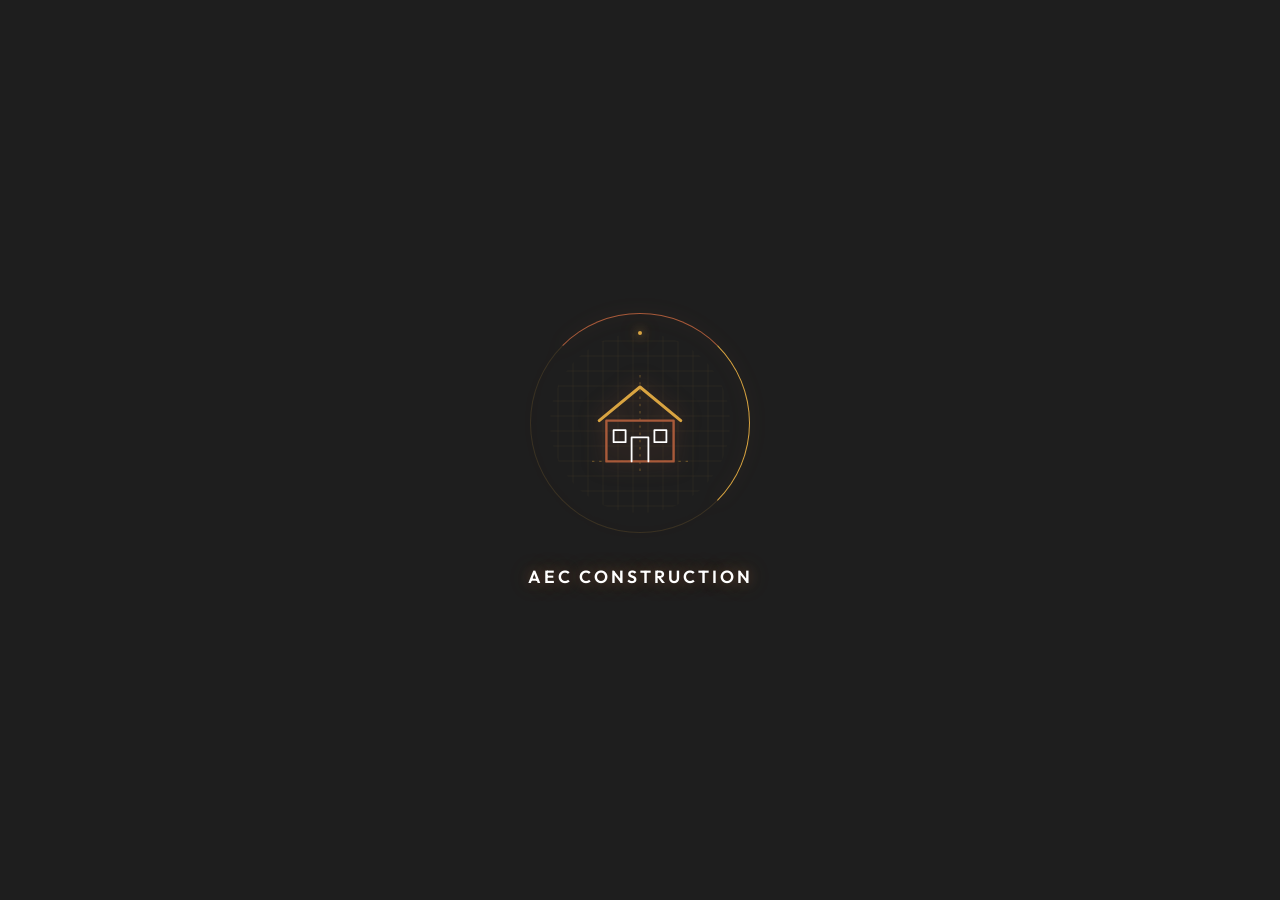
<file: loading animation.html>
<!DOCTYPE html>
<html lang="en">
<head>
  <meta charset="UTF-8">
  <meta name="viewport" content="width=device-width, initial-scale=1.0">
  <title>AEC Construction - Premium Loader</title>
  <!-- Google Fonts for Outfit Typography -->
  <link rel="preconnect" href="https://fonts.googleapis.com">
  <link rel="preconnect" href="https://fonts.gstatic.com" crossorigin>
  <link href="https://fonts.googleapis.com/css2?family=Outfit:wght@600&display=swap" rel="stylesheet">

  <style>
    /* ==========================================
       GLOBAL SETUP & THEME VARIABLES
       ========================================== */
    :root {
      --bg-color: #1E1E1E;
      --primary-blue: #A85A3A;
      --white: #FFFFFF;
      --accent-glow: #D9A441;
      --glow-shadow: rgba(168, 90, 58, 0.4);
    }

    * {
      box-sizing: border-box;
      margin: 0;
      padding: 0;
    }

    body {
      background-color: var(--bg-color);
      display: flex;
      justify-content: center;
      align-items: center;
      min-height: 100vh;
      font-family: 'Outfit', 'Montserrat', 'Poppins', sans-serif;
      overflow: hidden;
    }

    /* Container setup - Ready for overlay/transparent integration */
    .loader-wrapper {
      display: flex;
      flex-direction: column;
      align-items: center;
      justify-content: center;
      position: relative;
    }

    .loader-container {
      position: relative;
      width: 220px;
      height: 220px;
      display: flex;
      align-items: center;
      justify-content: center;
    }

    /* ==========================================
       1. OUTER ROTATING RING & PARTICLES
       ========================================== */
    .outer-ring {
      position: absolute;
      width: 100%;
      height: 100%;
      border-radius: 50%;
      border: 1.5px solid rgba(217, 164, 65, 0.15);
      border-top: 1.5px solid var(--primary-blue);
      border-right: 1.5px solid var(--accent-glow);
      filter: drop-shadow(0 0 8px var(--glow-shadow));
      animation: rotateRing 3.5s linear infinite;
    }

    /* Subtle Architectural Grid Lines Overlay */
    .grid-overlay {
      position: absolute;
      width: 180px;
      height: 180px;
      border-radius: 50%;
      background-image: 
        linear-gradient(rgba(217, 164, 65, 0.06) 1px, transparent 1px),
        linear-gradient(90deg, rgba(217, 164, 65, 0.06) 1px, transparent 1px);
      background-size: 15px 15px;
      background-position: center;
      opacity: 0;
      animation: fadeIn 0.8s ease-out forwards 0.2s;
    }

    /* Orbiting Particle */
    .orbit-particle {
      position: absolute;
      width: 100%;
      height: 100%;
      border-radius: 50%;
      animation: rotateRing 2.5s cubic-bezier(0.4, 0, 0.2, 1) infinite;
    }

    .orbit-particle::before {
      content: '';
      position: absolute;
      top: 18px;
      left: 50%;
      transform: translateX(-50%);
      width: 4px;
      height: 4px;
      background-color: var(--accent-glow);
      border-radius: 50%;
      box-shadow: 0 0 10px var(--accent-glow), 0 0 18px var(--primary-blue);
    }

    /* ==========================================
       2. SVG BLUEPRINT HOUSE ANIMATIONS
       ========================================== */
    .house-svg {
      width: 120px;
      height: 120px;
      z-index: 2;
      filter: drop-shadow(0 0 10px rgba(168, 90, 58, 0.5));
      animation: subtlePulse 3s ease-in-out infinite 2.8s;
    }

    /* Common Stroke Styles */
    .blueprint-line {
      fill: none;
      stroke-linecap: round;
      stroke-linejoin: round;
    }

    /* Foundation & Walls Draw */
    .wall-lines {
      stroke: var(--primary-blue);
      stroke-width: 2;
      stroke-dasharray: 200;
      stroke-dashoffset: 200;
      animation: drawLines 1.2s cubic-bezier(0.4, 0, 0.2, 1) forwards 0.4s;
    }

    /* Roof Draw */
    .roof-lines {
      stroke: var(--accent-glow);
      stroke-width: 2.5;
      stroke-dasharray: 180;
      stroke-dashoffset: 180;
      animation: drawLines 1s cubic-bezier(0.4, 0, 0.2, 1) forwards 1.4s;
    }

    /* Door & Windows Draw */
    .detail-lines {
      stroke: var(--white);
      stroke-width: 1.5;
      stroke-dasharray: 100;
      stroke-dashoffset: 100;
      animation: drawLines 0.8s cubic-bezier(0.4, 0, 0.2, 1) forwards 2.2s;
    }

    /* Construction Guide Lines (Dotted Blueprint feel) */
    .guide-lines {
      stroke: rgba(217, 164, 65, 0.35);
      stroke-width: 1;
      stroke-dasharray: 2 4;
      opacity: 0;
      animation: fadeIn 0.5s ease forwards 0.2s;
    }

    /* ==========================================
       3. TYPOGRAPHY & BRANDING
       ========================================== */
    .brand-name {
      margin-top: 32px;
      font-size: 1.1rem;
      font-weight: 600;
      color: var(--white);
      text-transform: uppercase;
      letter-spacing: 3px;
      text-shadow: 0 0 12px var(--glow-shadow), 0 0 24px rgba(217, 164, 65, 0.3);
      opacity: 0;
      transform: translateY(8px);
      animation: fadeUpText 1s cubic-bezier(0.16, 1, 0.3, 1) forwards 2.6s;
    }

    /* ==========================================
       KEYFRAME ANIMATIONS
       ========================================== */
    @keyframes rotateRing {
      0% { transform: rotate(0deg); }
      100% { transform: rotate(360deg); }
    }

    @keyframes drawLines {
      to { stroke-dashoffset: 0; }
    }

    @keyframes fadeIn {
      to { opacity: 1; }
    }

    @keyframes fadeUpText {
      to {
        opacity: 1;
        transform: translateY(0);
      }
    }

    @keyframes subtlePulse {
      0%, 100% {
        transform: scale(1);
        filter: drop-shadow(0 0 10px rgba(168, 90, 58, 0.5));
      }
      50% {
        transform: scale(1.03);
        filter: drop-shadow(0 0 18px rgba(217, 164, 65, 0.8));
      }
    }
  </style>
</head>
<body>

  <div class="loader-wrapper">
    <!-- Loader Graphic Container -->
    <div class="loader-container">
      <!-- Rotating Outer Glow Ring -->
      <div class="outer-ring"></div>
      
      <!-- Particle Orbit -->
      <div class="orbit-particle"></div>

      <!-- Architectural Grid Layer -->
      <div class="grid-overlay"></div>

      <!-- Vector Blueprint SVG House -->
      <svg class="house-svg" viewBox="0 0 100 100" xmlns="http://www.w3.org/2000/svg">
        <!-- Vertical & Horizontal Axis Construction Lines -->
        <line class="guide-lines" x1="10" y1="82" x2="90" y2="82" />
        <line class="guide-lines" x1="50" y1="10" x2="50" y2="90" />

        <!-- 1. Base Ground & Main Walls -->
        <path class="blueprint-line wall-lines" d="M 22 82 H 78 V 48 H 22 Z" />

        <!-- 2. Minimalist Roof Structure -->
        <path class="blueprint-line roof-lines" d="M 16 48 L 50 20 L 84 48" />

        <!-- 3. Glass Windows & Entrance Door -->
        <!-- Door -->
        <path class="blueprint-line detail-lines" d="M 43 82 V 62 H 57 V 82" />
        <!-- Window Left -->
        <path class="blueprint-line detail-lines" d="M 28 56 H 38 V 66 H 28 Z" />
        <!-- Window Right -->
        <path class="blueprint-line detail-lines" d="M 62 56 H 72 V 66 H 62 Z" />
      </svg>
    </div>

    <!-- Company Branding -->
    <div class="brand-name">AEC Construction</div>
  </div>

</body>
</html>
</file>
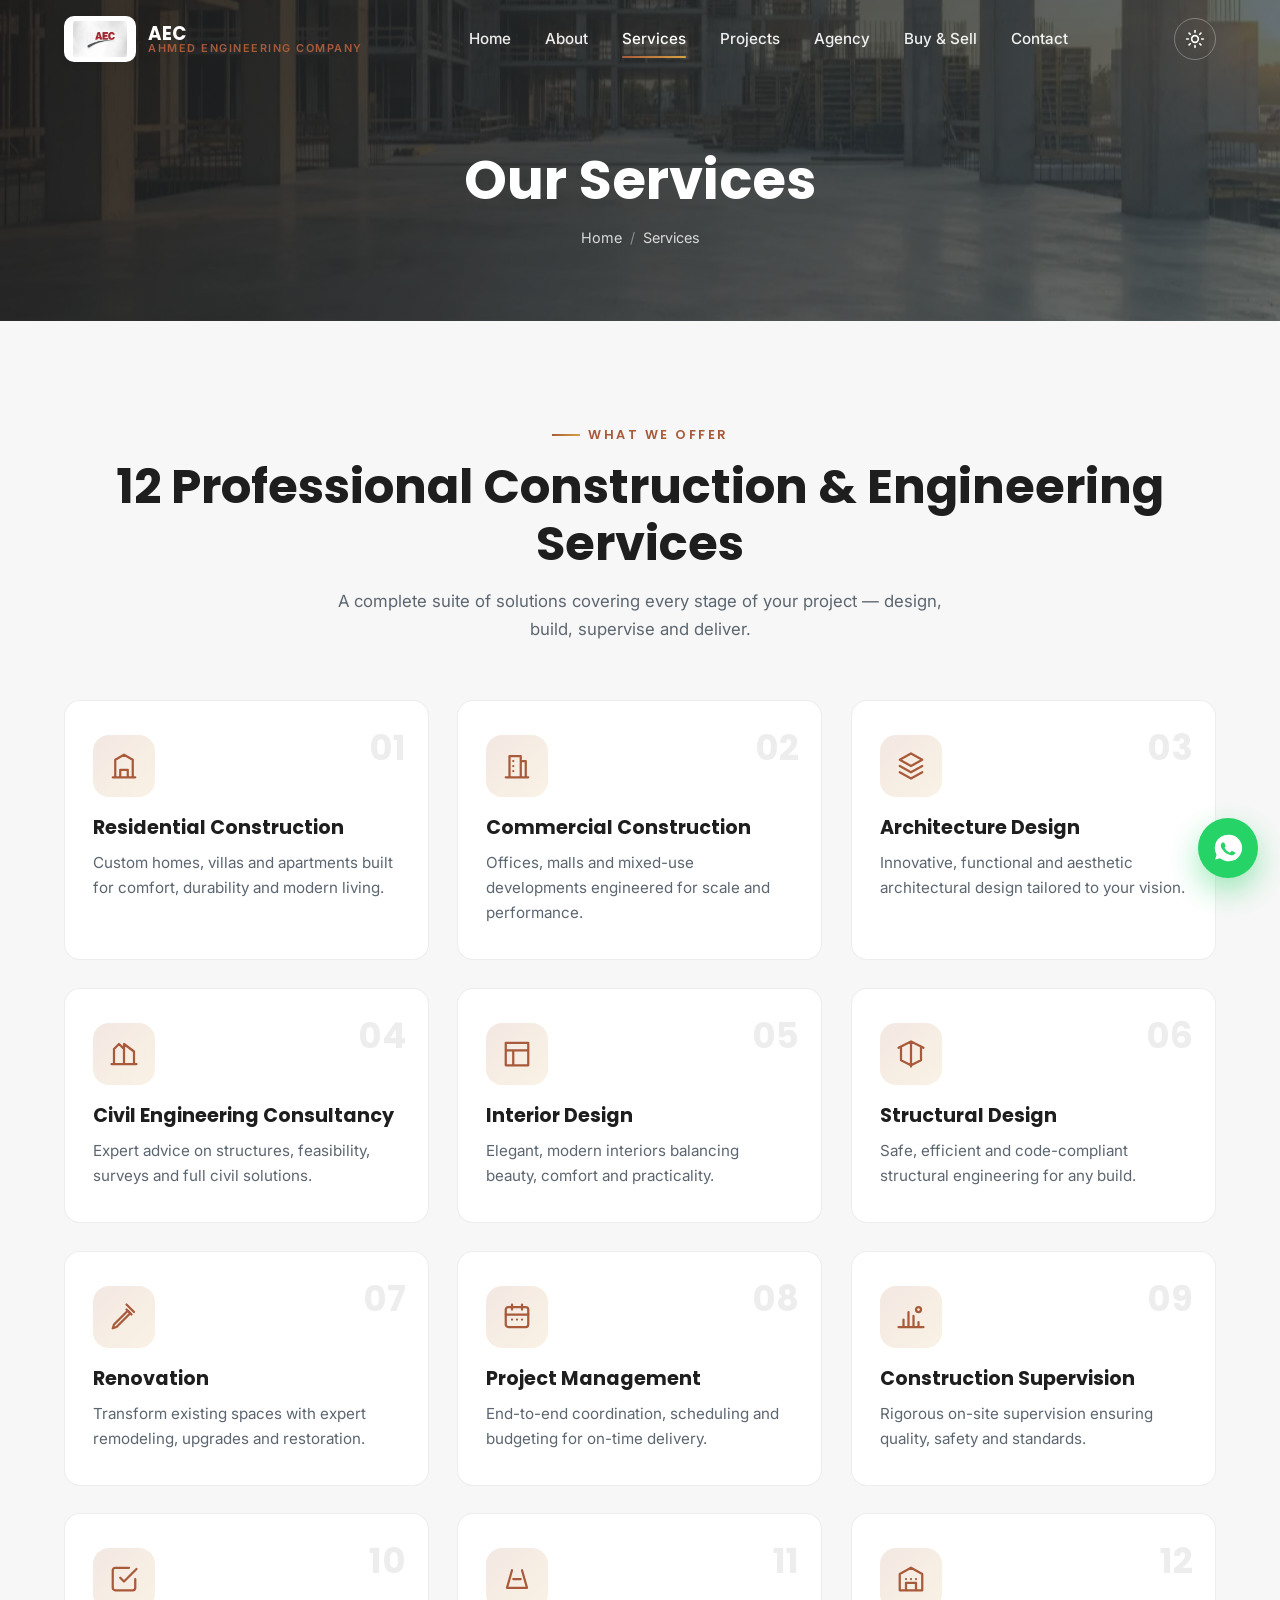
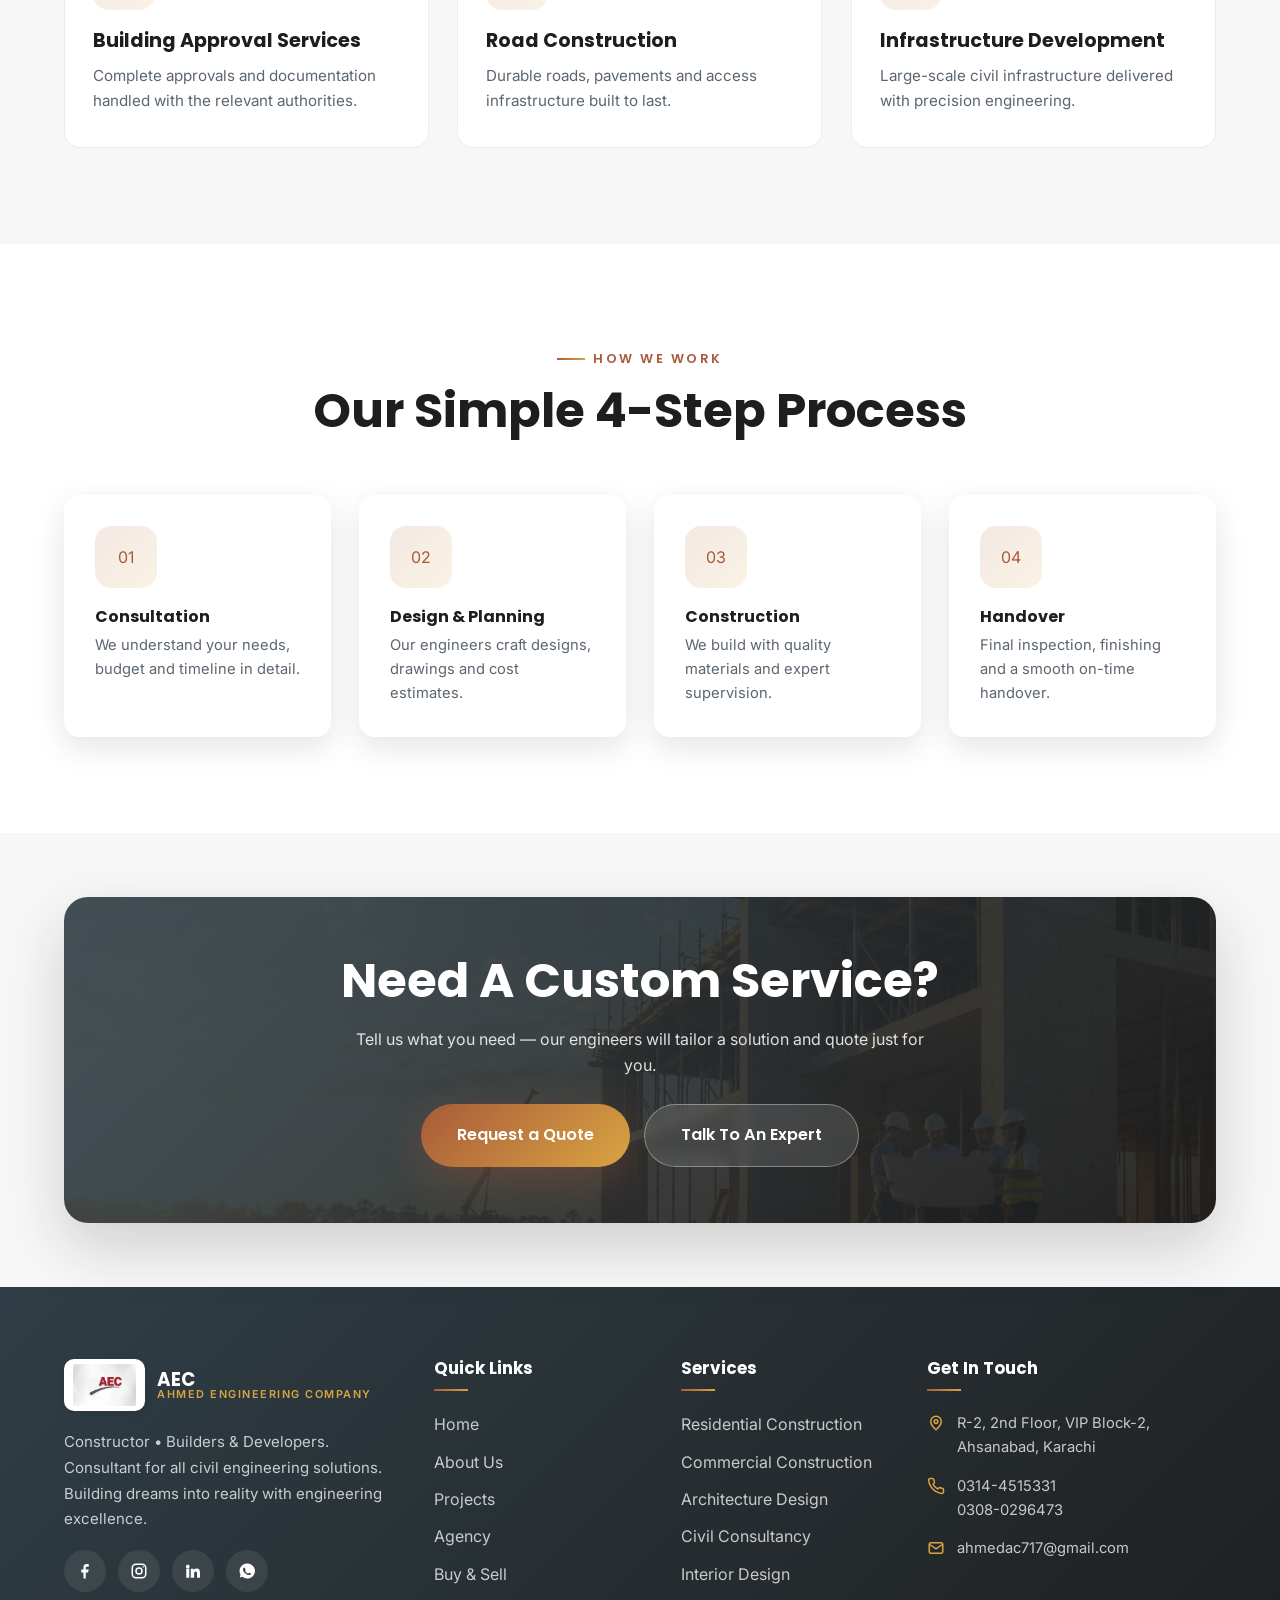
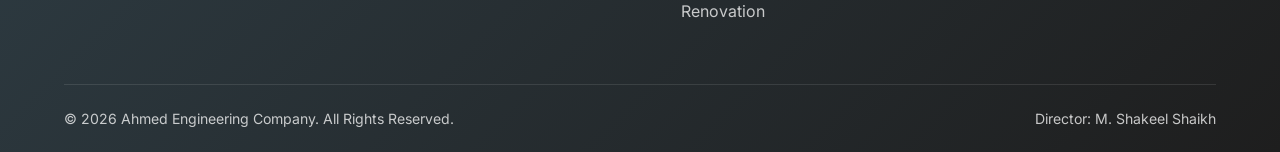
<file: services.html>
<!DOCTYPE html>
<html lang="en" data-theme="light">

<head>
  <meta charset="UTF-8" />
  <meta name="viewport" content="width=device-width, initial-scale=1.0" />
  <title>Services | Ahmed Engineering Company (AEC)</title>
  <meta name="description"
    content="Explore AEC's full range of construction and civil engineering services: residential & commercial construction, architecture, interior & structural design, renovation, project management and more." />
  <meta name="theme-color" content="#A85A3A" />
  <meta property="og:title" content="Services | Ahmed Engineering Company (AEC)" />
  <meta property="og:description" content="Comprehensive construction and civil engineering services." />
  <meta property="og:image" content="images/hero.webp" />
  <link rel="icon" type="image/webp" href="images/logo.webp" />
  <link rel="preconnect" href="https://fonts.googleapis.com" />
  <link rel="preconnect" href="https://fonts.gstatic.com" crossorigin />
  <link
    href="https://fonts.googleapis.com/css2?family=Poppins:wght@500;600;700;800&family=Inter:wght@400;500;600&display=swap"
    rel="stylesheet" />
  <link rel="stylesheet" href="css/style.css" />
  <link rel="stylesheet" href="css/responsive.css" />
</head>

<body>
  <div id="preloader">
    <div class="loader-wrapper">
      <div class="loader-container">
        <div class="outer-ring"></div>
        <div class="orbit-particle"></div>
        <div class="grid-overlay"></div><svg class="house-svg" viewBox="0 0 100 100" xmlns="http://www.w3.org/2000/svg">
          <line class="guide-lines" x1="10" y1="82" x2="90" y2="82" />
          <line class="guide-lines" x1="50" y1="10" x2="50" y2="90" />
          <path class="blueprint-line wall-lines" d="M 22 82 H 78 V 48 H 22 Z" />
          <path class="blueprint-line roof-lines" d="M 16 48 L 50 20 L 84 48" />
          <path class="blueprint-line detail-lines" d="M 43 82 V 62 H 57 V 82" />
          <path class="blueprint-line detail-lines" d="M 28 56 H 38 V 66 H 28 Z" />
          <path class="blueprint-line detail-lines" d="M 62 56 H 72 V 66 H 62 Z" />
        </svg>
      </div>
      <div class="brand-name">Ahmed Engineering Company</div>
    </div>
  </div>

  <header class="navbar scrolled">
    <div class="container">
      <a href="index.html" class="brand" aria-label="Home"><img src="images/logo.webp" alt="AEC logo" /><span
          class="brand-text"><b>AEC</b><span>Ahmed Engineering Company</span></span></a>
      <nav class="nav-links" aria-label="Primary"><a href="index.html">Home</a><a href="about.html">About</a><a
          href="services.html">Services</a><a href="projects.html">Projects</a><a
          href="agency.html">Agency</a><a href="buy-sell.html">Buy &amp; Sell</a><a href="contact.html">Contact</a>
      </nav>
      <div class="nav-actions">
        <button class="nav-icon-btn theme-toggle" aria-label="Toggle dark mode"><svg viewBox="0 0 24 24" fill="none"
            stroke="currentColor" stroke-width="2" stroke-linecap="round" width="20" height="20">
            <circle cx="12" cy="12" r="4" />
            <path
              d="M12 2v2M12 20v2M4.9 4.9l1.4 1.4M17.7 17.7l1.4 1.4M2 12h2M20 12h2M4.9 19.1l1.4-1.4M17.7 6.3l1.4-1.4" />
          </svg></button> <button class="hamburger"
          aria-label="Open menu"><span></span><span></span><span></span></button>
      </div>
    </div>
  </header>
  <nav class="mobile-menu" aria-label="Mobile"><a href="index.html">Home</a><a href="about.html">About</a><a
      href="services.html">Services</a><a href="projects.html">Projects</a><a
      href="agency.html">Agency</a><a href="buy-sell.html">Buy &amp; Sell</a><a href="https://wa.me/923080296473"
      target="_blank" rel="noopener">Contact</a><a href="#" class="btn" data-modal-open="quoteModal">Request a Quote</a>
  </nav>

  <section class="page-hero">
    <div class="hero-bg"></div>
    <div class="container">
      <h1 class="reveal fade">Our Services</h1>
      <div class="breadcrumb reveal fade" data-delay="1"><a href="index.html">Home</a><span class="sep">/</span>
        Services</div>
    </div>
  </section>

  <section class="section">
    <div class="container">
      <div class="section-head center">
        <span class="eyebrow reveal fade">What We Offer</span>
        <h2 class="section-title reveal" data-delay="1">12 Professional Construction &amp; Engineering Services</h2>
        <p class="section-lead reveal" data-delay="2">A complete suite of solutions covering every stage of your project
          — design, build, supervise and deliver.</p>
      </div>
      <div class="grid grid-3">
        <article class="service-card reveal" data-delay="1"><span class="svc-num">01</span>
          <div class="svc-icon"><svg viewBox="0 0 24 24" fill="none" stroke="currentColor" stroke-width="1.8"
              stroke-linecap="round" stroke-linejoin="round">
              <path d="M3 21h18M5 21V7l7-4 7 4v14M9 21v-6h6v6" />
            </svg></div>
          <h3>Residential Construction</h3>
          <p>Custom homes, villas and apartments built for comfort, durability and modern living.</p>
        </article>
        <article class="service-card reveal" data-delay="2"><span class="svc-num">02</span>
          <div class="svc-icon"><svg viewBox="0 0 24 24" fill="none" stroke="currentColor" stroke-width="1.8"
              stroke-linecap="round" stroke-linejoin="round">
              <path d="M3 21h18M6 21V4h9v17M15 8h4v13M9 8h.01M9 12h.01M9 16h.01" />
            </svg></div>
          <h3>Commercial Construction</h3>
          <p>Offices, malls and mixed-use developments engineered for scale and performance.</p>
        </article>
        <article class="service-card reveal" data-delay="3"><span class="svc-num">03</span>
          <div class="svc-icon"><svg viewBox="0 0 24 24" fill="none" stroke="currentColor" stroke-width="1.8"
              stroke-linecap="round" stroke-linejoin="round">
              <path d="M12 2l9 5-9 5-9-5 9-5zM3 12l9 5 9-5M3 17l9 5 9-5" />
            </svg></div>
          <h3>Architecture Design</h3>
          <p>Innovative, functional and aesthetic architectural design tailored to your vision.</p>
        </article>
        <article class="service-card reveal" data-delay="1"><span class="svc-num">04</span>
          <div class="svc-icon"><svg viewBox="0 0 24 24" fill="none" stroke="currentColor" stroke-width="1.8"
              stroke-linecap="round" stroke-linejoin="round">
              <path d="M2 20h20M4 20V8l4-4 4 4M12 20V4l8 6v10" />
            </svg></div>
          <h3>Civil Engineering Consultancy</h3>
          <p>Expert advice on structures, feasibility, surveys and full civil solutions.</p>
        </article>
        <article class="service-card reveal" data-delay="2"><span class="svc-num">05</span>
          <div class="svc-icon"><svg viewBox="0 0 24 24" fill="none" stroke="currentColor" stroke-width="1.8"
              stroke-linecap="round" stroke-linejoin="round">
              <path d="M3 3h18v18H3zM3 9h18M9 21V9" />
            </svg></div>
          <h3>Interior Design</h3>
          <p>Elegant, modern interiors balancing beauty, comfort and practicality.</p>
        </article>
        <article class="service-card reveal" data-delay="3"><span class="svc-num">06</span>
          <div class="svc-icon"><svg viewBox="0 0 24 24" fill="none" stroke="currentColor" stroke-width="1.8"
              stroke-linecap="round" stroke-linejoin="round">
              <path d="M12 2v20M2 7l10-5 10 5M4 7v10l8 4 8-4V7" />
            </svg></div>
          <h3>Structural Design</h3>
          <p>Safe, efficient and code-compliant structural engineering for any build.</p>
        </article>
        <article class="service-card reveal" data-delay="1"><span class="svc-num">07</span>
          <div class="svc-icon"><svg viewBox="0 0 24 24" fill="none" stroke="currentColor" stroke-width="1.8"
              stroke-linecap="round" stroke-linejoin="round">
              <path d="M14 2l6 6M3 21l3-1 11-11-2-2L4 18z" />
              <path d="M14 6l4 4" />
            </svg></div>
          <h3>Renovation</h3>
          <p>Transform existing spaces with expert remodeling, upgrades and restoration.</p>
        </article>
        <article class="service-card reveal" data-delay="2"><span class="svc-num">08</span>
          <div class="svc-icon"><svg viewBox="0 0 24 24" fill="none" stroke="currentColor" stroke-width="1.8"
              stroke-linecap="round" stroke-linejoin="round">
              <rect x="3" y="4" width="18" height="16" rx="2" />
              <path d="M8 2v4M16 2v4M3 10h18M8 14h.01M12 14h.01M16 14h.01" />
            </svg></div>
          <h3>Project Management</h3>
          <p>End-to-end coordination, scheduling and budgeting for on-time delivery.</p>
        </article>
        <article class="service-card reveal" data-delay="3"><span class="svc-num">09</span>
          <div class="svc-icon"><svg viewBox="0 0 24 24" fill="none" stroke="currentColor" stroke-width="1.8"
              stroke-linecap="round" stroke-linejoin="round">
              <path d="M2 20h20M6 20v-6M10 20V8M14 20v-9M18 20v-4" />
              <circle cx="18" cy="6" r="2" />
            </svg></div>
          <h3>Construction Supervision</h3>
          <p>Rigorous on-site supervision ensuring quality, safety and standards.</p>
        </article>
        <article class="service-card reveal" data-delay="1"><span class="svc-num">10</span>
          <div class="svc-icon"><svg viewBox="0 0 24 24" fill="none" stroke="currentColor" stroke-width="1.8"
              stroke-linecap="round" stroke-linejoin="round">
              <path d="M9 11l3 3L22 4M21 12v7a2 2 0 01-2 2H5a2 2 0 01-2-2V5a2 2 0 012-2h11" />
            </svg></div>
          <h3>Building Approval Services</h3>
          <p>Complete approvals and documentation handled with the relevant authorities.</p>
        </article>
        <article class="service-card reveal" data-delay="2"><span class="svc-num">11</span>
          <div class="svc-icon"><svg viewBox="0 0 24 24" fill="none" stroke="currentColor" stroke-width="1.8"
              stroke-linecap="round" stroke-linejoin="round">
              <path d="M4 19h16M4 19l4-14M20 19l-4-14M9 12h6" />
            </svg></div>
          <h3>Road Construction</h3>
          <p>Durable roads, pavements and access infrastructure built to last.</p>
        </article>
        <article class="service-card reveal" data-delay="3"><span class="svc-num">12</span>
          <div class="svc-icon"><svg viewBox="0 0 24 24" fill="none" stroke="currentColor" stroke-width="1.8"
              stroke-linecap="round" stroke-linejoin="round">
              <path d="M3 21V8l9-5 9 5v13M3 21h18M8 21v-6h8v6M8 12h.01M12 12h.01M16 12h.01" />
            </svg></div>
          <h3>Infrastructure Development</h3>
          <p>Large-scale civil infrastructure delivered with precision engineering.</p>
        </article>
      </div>
    </div>
  </section>

  <!-- PROCESS -->
  <section class="section" style="background:var(--surface);">
    <div class="container">
      <div class="section-head center"><span class="eyebrow reveal fade">How We Work</span>
        <h2 class="section-title reveal" data-delay="1">Our Simple 4-Step Process</h2>
      </div>
      <div class="grid grid-4">
        <div class="glass-card reveal" data-delay="1">
          <div class="svc-icon">01</div>
          <h4>Consultation</h4>
          <p style="color:var(--text-muted);font-size:.92rem;margin-top:6px;">We understand your needs, budget and
            timeline in detail.</p>
        </div>
        <div class="glass-card reveal" data-delay="2">
          <div class="svc-icon">02</div>
          <h4>Design &amp; Planning</h4>
          <p style="color:var(--text-muted);font-size:.92rem;margin-top:6px;">Our engineers craft designs, drawings and
            cost estimates.</p>
        </div>
        <div class="glass-card reveal" data-delay="3">
          <div class="svc-icon">03</div>
          <h4>Construction</h4>
          <p style="color:var(--text-muted);font-size:.92rem;margin-top:6px;">We build with quality materials and expert
            supervision.</p>
        </div>
        <div class="glass-card reveal" data-delay="4">
          <div class="svc-icon">04</div>
          <h4>Handover</h4>
          <p style="color:var(--text-muted);font-size:.92rem;margin-top:6px;">Final inspection, finishing and a smooth
            on-time handover.</p>
        </div>
      </div>
    </div>
  </section>

  <section class="section-sm">
    <div class="container">
      <div class="cta-band reveal">
        <h2 class="section-title">Need A Custom Service?</h2>
        <p>Tell us what you need — our engineers will tailor a solution and quote just for you.</p>
        <div class="cta-actions"><a href="#" class="btn btn-lg" data-modal-open="quoteModal">Request a Quote</a><a
            href="contact.html" class="btn btn-lg btn-ghost">Talk To An Expert</a></div>
      </div>
    </div>
  </section>

  <footer class="footer">
    <div class="container">
      <div class="footer-grid">
        <div class="footer-about">
          <a href="index.html" class="brand"><img src="images/logo.webp" alt="AEC logo" /><span
              class="brand-text"><b>AEC</b><span style="color:var(--accent);">Ahmed Engineering
                Company</span></span></a>
          <p>Constructor • Builders &amp; Developers. Consultant for all civil engineering solutions. Building dreams
            into reality with engineering excellence.</p>
          <div class="footer-socials">
            <a href="#" aria-label="Facebook"><svg viewBox="0 0 24 24" fill="currentColor">
                <path
                  d="M13 22v-8h3l1-4h-4V8c0-1 .3-1.7 1.8-1.7H17V2.9C16.5 2.8 15.4 2.7 14.2 2.7 11.7 2.7 10 4.2 10 7.1V10H7v4h3v8z" />
              </svg></a>
            <a href="#" aria-label="Instagram"><svg viewBox="0 0 24 24" fill="none" stroke="currentColor"
                stroke-width="2">
                <rect x="3" y="3" width="18" height="18" rx="5" />
                <circle cx="12" cy="12" r="4" />
                <circle cx="17.5" cy="6.5" r="1" fill="currentColor" stroke="none" />
              </svg></a>
            <a href="#" aria-label="LinkedIn"><svg viewBox="0 0 24 24" fill="currentColor">
                <path
                  d="M4.98 3.5A2.5 2.5 0 002.5 6a2.5 2.5 0 005 0 2.5 2.5 0 00-2.52-2.5zM3 8.98h4V21H3zM9 8.98h3.8v1.64h.05c.53-1 1.83-2.06 3.76-2.06 4.02 0 4.76 2.64 4.76 6.08V21h-4v-5.3c0-1.26-.02-2.9-1.77-2.9-1.77 0-2.04 1.38-2.04 2.8V21H9z" />
              </svg></a>
            <a href="https://wa.me/923080296473" aria-label="WhatsApp"><svg viewBox="0 0 24 24" fill="currentColor">
                <path
                  d="M12 2a10 10 0 00-8.6 15l-1 3.6 3.7-1A10 10 0 1012 2zm5.3 14.2c-.2.6-1.3 1.2-1.8 1.2s-1.2.2-3.7-.9-4-3.6-4.2-3.8-1-1.3-1-2.5.6-1.8.9-2.1c.2-.2.5-.3.7-.3h.5c.2 0 .4 0 .6.5l.8 2c.1.2.1.4 0 .5l-.4.6c-.2.2-.3.4-.1.7s.7 1.2 1.5 1.9c1 .9 1.8 1.1 2.1 1.3s.4.1.6-.1l.7-.8c.2-.2.4-.2.6-.1l1.9.9c.2.1.4.2.5.3s.1.7-.1 1.3z" />
              </svg></a>
          </div>
        </div>
        <div>
          <h4>Quick Links</h4>
          <ul class="footer-links">
            <li><a href="index.html">Home</a></li>
            <li><a href="about.html">About Us</a></li>
            <li><a href="projects.html">Projects</a></li>
            <li><a href="agency.html">Agency</a></li>
            <li><a href="buy-sell.html">Buy &amp; Sell</a></li>
          </ul>
        </div>
        <div>
          <h4>Services</h4>
          <ul class="footer-links">
            <li><a href="services.html">Residential Construction</a></li>
            <li><a href="services.html">Commercial Construction</a></li>
            <li><a href="services.html">Architecture Design</a></li>
            <li><a href="services.html">Civil Consultancy</a></li>
            <li><a href="services.html">Interior Design</a></li>
            <li><a href="services.html">Renovation</a></li>
          </ul>
        </div>
        <div>
          <h4>Get In Touch</h4>
          <ul class="footer-contact">
            <li><svg viewBox="0 0 24 24" fill="none" stroke="currentColor" stroke-width="2">
                <path d="M12 21s-7-6.2-7-11a7 7 0 0114 0c0 4.8-7 11-7 11z" />
                <circle cx="12" cy="10" r="2.5" />
              </svg><span>R-2, 2nd Floor, VIP Block-2, Ahsanabad, Karachi</span></li>
            <li><svg viewBox="0 0 24 24" fill="none" stroke="currentColor" stroke-width="2">
                <path
                  d="M22 16.9v3a2 2 0 01-2.2 2 19.8 19.8 0 01-8.6-3 19.5 19.5 0 01-6-6 19.8 19.8 0 01-3-8.6A2 2 0 014.1 2h3a2 2 0 012 1.7c.1.9.3 1.8.6 2.6a2 2 0 01-.5 2.1L8.1 9.9a16 16 0 006 6l1.5-1.1a2 2 0 012.1-.5c.8.3 1.7.5 2.6.6a2 2 0 011.7 2z" />
              </svg><span><a href="tel:03144515331">0314-4515331</a><br /><a
                  href="tel:03080296473">0308-0296473</a></span></li>
            <li><svg viewBox="0 0 24 24" fill="none" stroke="currentColor" stroke-width="2">
                <rect x="3" y="5" width="18" height="14" rx="2" />
                <path d="M3 7l9 6 9-6" />
              </svg><a href="mailto:ahmedac717@gmail.com">ahmedac717@gmail.com</a></li>
          </ul>
        </div>
      </div>
      <div class="footer-bottom"><span>&copy; <span class="js-year">2026</span> Ahmed Engineering Company. All Rights
          Reserved.</span><span>Director: M. Shakeel Shaikh</span></div>
    </div>
  </footer>

  <a class="whatsapp-float"
    href="https://wa.me/923080296473?text=Hello%20Ahmed%20Engineering%20Company%2C%20I%20need%20information%20about%20your%20construction%20services."
    target="_blank" rel="noopener" aria-label="Chat on WhatsApp"><span class="wa-tip">Chat with us</span><svg
      viewBox="0 0 24 24" fill="currentColor">
      <path
        d="M12 2a10 10 0 00-8.6 15l-1 3.6 3.7-1A10 10 0 1012 2zm5.3 14.2c-.2.6-1.3 1.2-1.8 1.2s-1.2.2-3.7-.9-4-3.6-4.2-3.8-1-1.3-1-2.5.6-1.8.9-2.1c.2-.2.5-.3.7-.3h.5c.2 0 .4 0 .6.5l.8 2c.1.2.1.4 0 .5l-.4.6c-.2.2-.3.4-.1.7s.7 1.2 1.5 1.9c1 .9 1.8 1.1 2.1 1.3s.4.1.6-.1l.7-.8c.2-.2.4-.2.6-.1l1.9.9c.2.1.4.2.5.3s.1.7-.1 1.3z" />
    </svg></a>
  <button class="back-top" aria-label="Back to top"><svg viewBox="0 0 24 24" fill="none" stroke="currentColor"
      stroke-width="2.5" stroke-linecap="round">
      <path d="M12 19V5M5 12l7-7 7 7" />
    </svg></button>

  <div class="modal" id="quoteModal" role="dialog" aria-modal="true" aria-labelledby="quoteTitle">
    <div class="modal-backdrop"></div>
    <div class="modal-box">
      <button class="modal-close" data-modal-close aria-label="Close"><svg viewBox="0 0 24 24" fill="none"
          stroke="currentColor" stroke-width="2" stroke-linecap="round">
          <path d="M18 6L6 18M6 6l12 12" />
        </svg></button>
      <h3 id="quoteTitle">Request a Quote</h3>
      <p class="sub">Tell us about your project and we'll get back to you within 24 hours.</p>
      <form class="form-grid" data-validate data-message="Thank you! Your quote request has been received." novalidate>
        <div class="field"><label>Full Name</label><input type="text" placeholder="Your name" data-required /><span
            class="error-msg"></span></div>
        <div class="field"><label>Phone Number</label><input type="tel" placeholder="03XX-XXXXXXX" data-required
            data-type="phone" /><span class="error-msg"></span></div>
        <div class="field"><label>Service Needed</label><select data-required>
            <option value="">Select a service</option>
            <option>Residential Construction</option>
            <option>Commercial Construction</option>
            <option>Architecture Design</option>
            <option>Civil Engineering Consultancy</option>
            <option>Interior Design</option>
            <option>Renovation</option>
            <option>Other</option>
          </select><span class="error-msg"></span></div>
        <div class="field"><label>Project Details</label><textarea placeholder="Briefly describe your project..."
            data-required></textarea><span class="error-msg"></span></div>
        <p class="form-success"></p><button type="submit" class="btn btn-lg">Submit Request</button>
      </form>
    </div>
  </div>

  <script src="js/script.js"></script>
</body>

</html>
</file>
<file: css/style.css>
/* =====================================================================
   Ahmed Engineering Company (AEC) — Main Stylesheet
   Premium Architecture & Construction Theme
   Author: AEC Web
   Sections: 1.Variables 2.Reset 3.Utilities 4.Preloader 5.Navbar
   6.Buttons 7.Hero 8.Sections 9.Cards 10.Counters 11.Timeline
   12.Testimonials 13.FAQ 14.Forms 15.Footer 16.Floating UI
   17.Modals/Lightbox 18.Animations
   ===================================================================== */

/* ------------------------- 1. VARIABLES ---------------------------- */
:root {
  --primary: #A85A3A;
  --primary-dark: #8a4629;
  --dark: #1E1E1E;
  --secondary: #2F3E46;
  --accent: #D9A441;
  --bg: #F7F7F7;
  --white: #FFFFFF;

  /* Semantic (light theme) */
  --page-bg: var(--bg);
  --surface: var(--white);
  --surface-2: #ffffff;
  --text: #24292e;
  --text-muted: #5c6670;
  --heading: #1E1E1E;
  --border: rgba(30, 30, 30, 0.08);
  --nav-bg: rgba(255, 255, 255, 0.72);
  --glass-bg: rgba(255, 255, 255, 0.55);
  --glass-border: rgba(255, 255, 255, 0.4);

  --grad-primary: linear-gradient(135deg, #A85A3A 0%, #D9A441 100%);
  --grad-dark: linear-gradient(135deg, #2F3E46 0%, #1E1E1E 100%);

  --shadow-sm: 0 2px 8px rgba(30, 30, 30, 0.08);
  --shadow-md: 0 10px 30px rgba(30, 30, 30, 0.12);
  --shadow-lg: 0 24px 60px rgba(30, 30, 30, 0.18);
  --shadow-glow: 0 12px 40px rgba(168, 90, 58, 0.35);

  --radius-sm: 10px;
  --radius: 16px;
  --radius-lg: 24px;
  --radius-pill: 999px;

  --font-head: 'Poppins', system-ui, sans-serif;
  --font-body: 'Inter', system-ui, sans-serif;

  --container: 1200px;
  --nav-h: 78px;
  --transition: 0.35s cubic-bezier(0.16, 1, 0.3, 1);
}

/* Dark theme overrides */
[data-theme="dark"] {
  --page-bg: #141414;
  --surface: #1f1f1f;
  --surface-2: #262626;
  --text: #e6e6e6;
  --text-muted: #a5adb5;
  --heading: #ffffff;
  --border: rgba(255, 255, 255, 0.09);
  --nav-bg: rgba(20, 20, 20, 0.72);
  --glass-bg: rgba(38, 38, 38, 0.55);
  --glass-border: rgba(255, 255, 255, 0.08);
  --shadow-sm: 0 2px 8px rgba(0, 0, 0, 0.4);
  --shadow-md: 0 10px 30px rgba(0, 0, 0, 0.5);
  --shadow-lg: 0 24px 60px rgba(0, 0, 0, 0.6);
}

/* ------------------------- 2. RESET -------------------------------- */
*, *::before, *::after { box-sizing: border-box; margin: 0; padding: 0; }
html { scroll-behavior: smooth; -webkit-text-size-adjust: 100%; overflow-x: clip; }
body {
  font-family: var(--font-body);
  color: var(--text);
  background: var(--page-bg);
  line-height: 1.65;
  overflow-x: clip;
  max-width: 100%;
  transition: background var(--transition), color var(--transition);
}
img { max-width: 100%; display: block; }
a { color: inherit; text-decoration: none; }
ul { list-style: none; }
button, input, textarea, select { font-family: inherit; font-size: inherit; color: inherit; }
h1, h2, h3, h4, h5 { font-family: var(--font-head); color: var(--heading); font-weight: 700; line-height: 1.18; }
:focus-visible { outline: 3px solid var(--accent); outline-offset: 2px; }

/* ------------------------- 3. UTILITIES ---------------------------- */
.container { width: 100%; max-width: var(--container); margin: 0 auto; padding: 0 24px; }
.section { padding: 96px 0; }
.section-sm { padding: 64px 0; }
.text-center { text-align: center; }
.grad-text {
  background: var(--grad-primary);
  -webkit-background-clip: text; background-clip: text;
  -webkit-text-fill-color: transparent; color: transparent;
}
.eyebrow {
  display: inline-flex; align-items: center; gap: 8px;
  font-family: var(--font-head); font-weight: 600; font-size: 0.8rem;
  letter-spacing: 2.5px; text-transform: uppercase; color: var(--primary);
  margin-bottom: 14px;
}
.eyebrow::before { content: ""; width: 28px; height: 2px; background: var(--grad-primary); }
.section-title { font-size: clamp(1.9rem, 4vw, 3rem); margin-bottom: 16px; }
.section-lead { color: var(--text-muted); max-width: 640px; font-size: 1.05rem; }
.section-head { margin-bottom: 56px; }
.section-head.center { text-align: center; }
.section-head.center .section-lead { margin: 0 auto; }
.divider-line { height: 1px; background: var(--border); border: 0; }

/* ------------------------- 4. PRELOADER ---------------------------- */
/* Premium blueprint-house loader — themed with AEC brand colors.
   Tuned for a fast (~1.2s) build-up with GPU-accelerated transform/opacity.
   Local vars keep the loader self-contained and easy to retune. */
#preloader {
  --ld-primary: var(--primary);          /* terracotta */
  --ld-accent: var(--accent);            /* gold */
  --ld-glow: rgba(168, 90, 58, 0.4);
  --ld-accent-soft: rgba(217, 164, 65, 0.15);
  position: fixed; inset: 0; z-index: 9999;
  display: grid; place-items: center;
  background: var(--grad-dark);
  opacity: 1;
  transition: opacity 0.5s cubic-bezier(0.4, 0, 0.2, 1), visibility 0.5s linear;
  will-change: opacity;
}
/* Fade the whole loader out — pure opacity so it stays on the GPU */
#preloader.hidden { opacity: 0; visibility: hidden; pointer-events: none; }
/* Prevent background scroll flashing while the loader is on screen */
body.is-loading { overflow: hidden; }

.loader-wrapper {
  display: flex; flex-direction: column; align-items: center; justify-content: center;
  position: relative;
  animation: ldWrapIn 0.5s cubic-bezier(0.16, 1, 0.3, 1) both;
}
.loader-container {
  position: relative; width: 200px; height: 200px;
  display: flex; align-items: center; justify-content: center;
}

/* Rotating outer glow ring */
.outer-ring {
  position: absolute; width: 100%; height: 100%; border-radius: 50%;
  border: 1.5px solid var(--ld-accent-soft);
  border-top: 1.5px solid var(--ld-primary);
  border-right: 1.5px solid var(--ld-accent);
  filter: drop-shadow(0 0 8px var(--ld-glow));
  animation: rotateRing 1.5s linear infinite;
  will-change: transform;
}

/* Subtle architectural grid overlay */
.grid-overlay {
  position: absolute; width: 165px; height: 165px; border-radius: 50%;
  background-image:
    linear-gradient(rgba(217, 164, 65, 0.06) 1px, transparent 1px),
    linear-gradient(90deg, rgba(217, 164, 65, 0.06) 1px, transparent 1px);
  background-size: 15px 15px; background-position: center;
  opacity: 0; animation: ldFadeIn 0.4s ease-out forwards 0.05s;
}

/* Orbiting particle */
.orbit-particle {
  position: absolute; width: 100%; height: 100%; border-radius: 50%;
  animation: rotateRing 1.15s cubic-bezier(0.4, 0, 0.2, 1) infinite;
  will-change: transform;
}
.orbit-particle::before {
  content: ''; position: absolute; top: 16px; left: 50%; transform: translateX(-50%);
  width: 4px; height: 4px; background-color: var(--ld-accent); border-radius: 50%;
  box-shadow: 0 0 10px var(--ld-accent), 0 0 18px var(--ld-primary);
}

/* Blueprint SVG house */
.house-svg {
  width: 116px; height: 116px; z-index: 2;
  filter: drop-shadow(0 0 10px rgba(168, 90, 58, 0.5));
  animation: ldPulse 2.2s ease-in-out infinite 1s;
  will-change: transform;
}
.blueprint-line { fill: none; stroke-linecap: round; stroke-linejoin: round; }
.wall-lines {
  stroke: var(--ld-primary); stroke-width: 2;
  stroke-dasharray: 200; stroke-dashoffset: 200;
  animation: drawLines 0.55s cubic-bezier(0.4, 0, 0.2, 1) forwards 0.1s;
}
.roof-lines {
  stroke: var(--ld-accent); stroke-width: 2.5;
  stroke-dasharray: 180; stroke-dashoffset: 180;
  animation: drawLines 0.45s cubic-bezier(0.4, 0, 0.2, 1) forwards 0.5s;
}
.detail-lines {
  stroke: var(--white); stroke-width: 1.5;
  stroke-dasharray: 100; stroke-dashoffset: 100;
  animation: drawLines 0.4s cubic-bezier(0.4, 0, 0.2, 1) forwards 0.85s;
}
.guide-lines {
  stroke: rgba(217, 164, 65, 0.35); stroke-width: 1; stroke-dasharray: 2 4;
  opacity: 0; animation: ldFadeIn 0.3s ease forwards 0.05s;
}

/* Brand text under the loader */
.brand-name {
  margin-top: 30px; font-size: 1.05rem; font-weight: 600; color: var(--white);
  font-family: var(--font-head); text-transform: uppercase; letter-spacing: 3px;
  text-shadow: 0 0 12px var(--ld-glow), 0 0 24px rgba(217, 164, 65, 0.3);
  opacity: 0; transform: translateY(8px);
  animation: fadeUpText 0.5s cubic-bezier(0.16, 1, 0.3, 1) forwards 0.7s;
}

@keyframes rotateRing { to { transform: rotate(360deg); } }
@keyframes drawLines { to { stroke-dashoffset: 0; } }
@keyframes ldFadeIn { to { opacity: 1; } }
@keyframes ldWrapIn { from { opacity: 0; transform: scale(0.96); } to { opacity: 1; transform: scale(1); } }
@keyframes fadeUpText { to { opacity: 1; transform: translateY(0); } }
@keyframes ldPulse {
  0%, 100% { transform: scale(1); }
  50% { transform: scale(1.03); }
}

/* ------------------------- 5. NAVBAR ------------------------------- */
.navbar {
  position: fixed; top: 0; left: 0; right: 0; z-index: 1000;
  height: var(--nav-h);
  display: flex; align-items: center;
  background: transparent;
  transition: background var(--transition), box-shadow var(--transition), height var(--transition);
}
.navbar .container { display: flex; align-items: center; justify-content: space-between; gap: 20px; }
.navbar.scrolled {
  background: var(--nav-bg);
  backdrop-filter: blur(16px) saturate(160%);
  -webkit-backdrop-filter: blur(16px) saturate(160%);
  box-shadow: var(--shadow-sm);
  height: 66px;
  border-bottom: 1px solid var(--border);
}
.brand { display: flex; align-items: center; gap: 12px; }
.brand img { height: 46px; width: auto; background: #fff; padding: 5px 9px; border-radius: 10px; box-shadow: var(--shadow-sm); }
.brand-text { display: flex; flex-direction: column; line-height: 1.05; }
.brand-text b { font-family: var(--font-head); font-weight: 700; font-size: 1.15rem; color: var(--heading); }
.brand-text span { font-size: 0.68rem; letter-spacing: 1.5px; text-transform: uppercase; color: var(--primary); font-weight: 600; }
/* On transparent hero, force light brand text */
.navbar:not(.scrolled) .brand-text b { color: #fff; }
.navbar:not(.scrolled) .nav-links a { color: rgba(255,255,255,0.92); }
.navbar:not(.scrolled) .nav-icon-btn { color: #fff; border-color: rgba(255,255,255,0.3); }

.nav-links { display: flex; align-items: center; gap: 6px; }
.nav-links a {
  position: relative; padding: 10px 14px; border-radius: var(--radius-pill);
  font-weight: 500; font-size: 0.95rem; color: var(--text);
  transition: color var(--transition), background var(--transition);
}
.nav-links a::after {
  content: ""; position: absolute; left: 14px; right: 14px; bottom: 4px; height: 2px;
  background: var(--grad-primary); transform: scaleX(0); transform-origin: left;
  transition: transform var(--transition); border-radius: 2px;
}
.nav-links a:hover, .nav-links a.active { color: var(--primary); }
.nav-links a.active::after, .nav-links a:hover::after { transform: scaleX(1); }
.navbar:not(.scrolled) .nav-links a:hover, .navbar:not(.scrolled) .nav-links a.active { color: #fff; }

.nav-actions { display: flex; align-items: center; gap: 10px; }
.nav-icon-btn {
  width: 42px; height: 42px; display: grid; place-items: center;
  border-radius: 50%; border: 1px solid var(--border); background: transparent;
  color: var(--text); cursor: pointer; transition: var(--transition);
}
.nav-icon-btn:hover { background: var(--primary); color: #fff; border-color: var(--primary); transform: translateY(-2px); }
.nav-cta { display: inline-flex; }

/* Animated hamburger → X (GPU transforms only) */
.hamburger {
  display: none; position: relative; z-index: 1001;
  width: 46px; height: 46px; border: 0; background: transparent; cursor: pointer;
  flex-direction: column; justify-content: center; align-items: center; gap: 6px;
  border-radius: 12px; transition: background var(--transition);
  -webkit-tap-highlight-color: transparent;
}
.hamburger span {
  width: 24px; height: 2px; background: var(--heading); border-radius: 2px;
  transition: transform 0.35s cubic-bezier(0.16,1,0.3,1), opacity 0.2s ease, background 0.3s ease;
  transform-origin: center;
}
.navbar:not(.scrolled) .hamburger span { background: #fff; }
/* When menu is open the bars sit on the dark panel — keep them light & crisp */
.hamburger.open span { background: #fff; }
.hamburger.open span:nth-child(1) { transform: translateY(8px) rotate(45deg); }
.hamburger.open span:nth-child(2) { opacity: 0; transform: scaleX(0); }
.hamburger.open span:nth-child(3) { transform: translateY(-8px) rotate(-45deg); }

/* Soft overlay that fades in behind the full-screen menu */
.menu-overlay {
  position: fixed; inset: 0; z-index: 1001;
  background: rgba(20, 18, 14, 0.35);
  backdrop-filter: blur(4px) saturate(120%);
  -webkit-backdrop-filter: blur(4px) saturate(120%);
  opacity: 0; visibility: hidden;
  transition: opacity 0.4s ease, visibility 0.4s ease;
  will-change: opacity;
}
.menu-overlay.show { opacity: 1; visibility: visible; }

/* ---- Full-screen off-canvas menu (on-brand AEC theme) ---- */
.mobile-menu {
  position: fixed; inset: 0; z-index: 1002;
  width: 100%; height: 100%;
  background: var(--page-bg);
  display: flex; flex-direction: column;
  transform: translateX(100%);
  transition: transform 0.45s cubic-bezier(0.16, 1, 0.3, 1);
  will-change: transform;
  overflow: hidden;
  visibility: hidden;
}
.mobile-menu.open { transform: translateX(0); visibility: visible; }

/* Top area: logo (left) + close (right) */
.mm-header {
  flex: 0 0 auto;
  display: flex; align-items: center; justify-content: space-between;
  padding: 18px 22px;
  border-bottom: 1px solid var(--border);
}
.mm-brand { display: inline-flex; align-items: center; }
.mm-brand img {
  height: 48px; width: auto; background: #fff;
  padding: 5px 9px; border-radius: 10px; box-shadow: var(--shadow-sm);
}
.mm-close {
  width: 50px; height: 50px; border-radius: 50%; cursor: pointer;
  border: 1px solid var(--border); background: var(--surface);
  color: var(--heading); display: grid; place-items: center;
  -webkit-tap-highlight-color: transparent;
  transition: background 0.3s ease, color 0.3s ease, transform 0.35s cubic-bezier(0.16,1,0.3,1), border-color 0.3s ease;
}
.mm-close:hover, .mm-close:focus-visible {
  background: var(--primary); color: #fff; border-color: transparent;
  transform: rotate(90deg);
}
.mm-close svg { width: 22px; height: 22px; }

/* Scrollable list of menu items */
.mm-list {
  flex: 1 1 auto; overflow-y: auto; -webkit-overflow-scrolling: touch;
  display: flex; flex-direction: column;
  padding: 8px 0 16px;
}

/* Large, touch-friendly items with a thin divider + orange arrow */
.mm-item {
  display: flex; align-items: center; justify-content: space-between;
  padding: 20px clamp(24px, 7vw, 40px);
  font-family: var(--font-head); font-weight: 600;
  font-size: clamp(28px, 8vw, 34px); line-height: 1.15;
  color: var(--heading); text-decoration: none;
  border-bottom: 1px solid var(--border);
  opacity: 0; transform: translateX(34px);
  transition: color 0.25s ease, background 0.25s ease, padding-left 0.3s cubic-bezier(0.16,1,0.3,1);
}
.mobile-menu.open .mm-item { animation: mmItemIn 0.5s cubic-bezier(0.16, 1, 0.3, 1) forwards; }
.mm-item .mm-label { transition: transform 0.3s cubic-bezier(0.16,1,0.3,1); }
.mm-arrow {
  flex: 0 0 auto; display: flex; color: var(--primary);
  transition: transform 0.3s cubic-bezier(0.16,1,0.3,1);
}
.mm-arrow svg { width: 26px; height: 26px; }
.mm-item:hover, .mm-item:focus-visible, .mm-item.active {
  color: var(--primary); background: rgba(168, 90, 58, 0.06);
  padding-left: clamp(32px, 9vw, 52px);
}
.mm-item:hover .mm-arrow, .mm-item:focus-visible .mm-arrow, .mm-item.active .mm-arrow {
  transform: translateX(6px);
}

/* Fixed bottom bar: premium on-brand WhatsApp CTA */
.mm-footer {
  flex: 0 0 auto;
  display: flex; align-items: center; justify-content: center; gap: 12px;
  margin: 16px clamp(20px, 6vw, 32px);
  margin-bottom: calc(16px + env(safe-area-inset-bottom, 0px));
  padding: 17px 24px;
  background: var(--grad-primary); color: #fff;
  border-radius: var(--radius-pill);
  font-family: var(--font-head); font-weight: 600; font-size: 1.08rem;
  letter-spacing: 0.3px; text-decoration: none;
  box-shadow: var(--shadow-glow);
  transition: transform 0.3s cubic-bezier(0.16,1,0.3,1), box-shadow 0.3s ease, filter 0.3s ease;
}
.mm-footer .mm-wa-icon { flex: 0 0 auto; display: grid; place-items: center; }
.mm-footer .mm-wa-icon svg { width: 26px; height: 26px; }
.mm-footer .mm-wa-label { display: inline-flex; align-items: center; }
.mm-footer .mm-footer-arrow { display: flex; transition: transform 0.3s cubic-bezier(0.16,1,0.3,1); }
.mm-footer .mm-footer-arrow svg { width: 22px; height: 22px; }
.mm-footer:hover, .mm-footer:focus-visible {
  transform: translateY(-2px); filter: brightness(1.05);
  box-shadow: 0 16px 44px rgba(168, 90, 58, 0.45);
}
.mm-footer:hover .mm-footer-arrow, .mm-footer:focus-visible .mm-footer-arrow { transform: translateX(8px); }
.mm-footer:active { transform: translateY(0) scale(0.98); }

@keyframes mmItemIn { to { opacity: 1; transform: translateX(0); } }

/* Lock background scroll while the panel is open */
body.menu-open { overflow: hidden; }

/* ------------------------- 6. BUTTONS ------------------------------ */
.btn {
  --btn-bg: var(--grad-primary);
  position: relative; overflow: hidden;
  display: inline-flex; align-items: center; justify-content: center; gap: 9px;
  padding: 14px 28px; border: 0; border-radius: var(--radius-pill); cursor: pointer;
  font-family: var(--font-head); font-weight: 600; font-size: 0.95rem;
  background: var(--btn-bg); color: #fff; box-shadow: var(--shadow-glow);
  transition: transform var(--transition), box-shadow var(--transition), background var(--transition);
  isolation: isolate;
}
.btn:hover { transform: translateY(-3px); box-shadow: 0 18px 44px rgba(168,90,58,0.45); }
.btn:active { transform: translateY(-1px) scale(0.99); }
.btn svg { width: 18px; height: 18px; }
.btn-outline { background: transparent; color: var(--primary); border: 2px solid var(--primary); box-shadow: none; }
.btn-outline:hover { background: var(--primary); color: #fff; box-shadow: var(--shadow-glow); }
.btn-ghost { background: rgba(255,255,255,0.12); color: #fff; box-shadow: none; border: 1px solid rgba(255,255,255,0.35); backdrop-filter: blur(6px); }
.btn-ghost:hover { background: rgba(255,255,255,0.22); box-shadow: none; }
.btn-dark { background: var(--grad-dark); }
.btn-sm { padding: 10px 20px; font-size: 0.85rem; }
.btn-lg { padding: 17px 36px; font-size: 1.02rem; }
/* Ripple element injected by JS */
.ripple { position: absolute; border-radius: 50%; transform: scale(0); background: rgba(255,255,255,0.5); animation: ripple 0.6s ease-out; pointer-events: none; z-index: -1; }
@keyframes ripple { to { transform: scale(3.2); opacity: 0; } }

/* ------------------------- 7. HERO -------------------------------- */
.hero {
  position: relative; min-height: 100vh; display: flex; align-items: center;
  color: #fff; overflow: hidden;
}
.hero-bg {
  position: absolute; inset: -10% 0; z-index: -2;
  background: url("../images/hero.webp") center/cover no-repeat;
  will-change: transform;
}
.hero::after {
  content: ""; position: absolute; inset: 0; z-index: -1;
  background: linear-gradient(120deg, rgba(30,30,30,0.85) 0%, rgba(47,62,70,0.68) 55%, rgba(168,90,58,0.45) 100%);
}
.hero-content { max-width: 760px; padding-top: var(--nav-h); }
.hero-badge {
  display: inline-flex; align-items: center; gap: 8px; padding: 8px 16px;
  border-radius: var(--radius-pill); background: rgba(255,255,255,0.12);
  border: 1px solid rgba(255,255,255,0.25); backdrop-filter: blur(8px);
  font-size: 0.8rem; letter-spacing: 1px; margin-bottom: 22px; font-weight: 500;
}
.hero-badge .dot { width: 9px; height: 9px; border-radius: 50%; background: var(--accent); box-shadow: 0 0 0 4px rgba(217,164,65,0.25); }
.hero h1 { color: #fff; font-size: clamp(2.4rem, 6vw, 4.6rem); letter-spacing: -1px; margin-bottom: 20px; }
.hero h1 span { display: inline-block; }
.hero p { font-size: clamp(1rem, 2vw, 1.22rem); color: rgba(255,255,255,0.88); max-width: 600px; margin-bottom: 34px; }
.hero-actions { display: flex; flex-wrap: wrap; gap: 16px; }
.hero-scroll {
  position: absolute; bottom: 28px; left: 50%; transform: translateX(-50%);
  display: flex; flex-direction: column; align-items: center; gap: 8px;
  color: rgba(255,255,255,0.75); font-size: 0.72rem; letter-spacing: 2px; text-transform: uppercase;
}
.hero-scroll .mouse { width: 26px; height: 42px; border: 2px solid rgba(255,255,255,0.6); border-radius: 14px; position: relative; }
.hero-scroll .mouse::before { content: ""; position: absolute; top: 8px; left: 50%; transform: translateX(-50%); width: 4px; height: 8px; background: #fff; border-radius: 2px; animation: scrollWheel 1.6s infinite; }
@keyframes scrollWheel { 0% { opacity: 0; transform: translate(-50%, 0); } 40% { opacity: 1; } 80% { opacity: 0; transform: translate(-50%, 14px); } }

/* small page hero for inner pages */
.page-hero {
  position: relative; padding: calc(var(--nav-h) + 70px) 0 70px; color: #fff; text-align: center; overflow: hidden;
}
.page-hero .hero-bg {
  inset: 0;
  background: url("../images/hero-construction-4k.webp") center/cover no-repeat;
}
.page-hero::after { content: ""; position: absolute; inset: 0; z-index: -1; background: linear-gradient(120deg, rgba(30,30,30,0.9), rgba(47,62,70,0.7)); }
.page-hero h1 { color: #fff; font-size: clamp(2rem, 5vw, 3.4rem); margin-bottom: 12px; }
.breadcrumb { display: inline-flex; gap: 8px; align-items: center; color: rgba(255,255,255,0.8); font-size: 0.9rem; }
.breadcrumb a:hover { color: var(--accent); }
.breadcrumb .sep { opacity: 0.5; }

/* ------------------------- 8. LAYOUT GRIDS ------------------------- */
.grid { display: grid; gap: 28px; }
.grid-2 { grid-template-columns: repeat(2, 1fr); }
.grid-3 { grid-template-columns: repeat(3, 1fr); }
.grid-4 { grid-template-columns: repeat(4, 1fr); }
.split { display: grid; grid-template-columns: 1fr 1fr; gap: 60px; align-items: center; }

/* ------------------------- 9. CARDS ------------------------------- */
/* Service card */
.service-card {
  position: relative; background: var(--surface); border: 1px solid var(--border);
  border-radius: var(--radius); padding: 34px 28px; overflow: hidden;
  transition: transform var(--transition), box-shadow var(--transition), border-color var(--transition);
}
.service-card::before {
  content: ""; position: absolute; inset: 0; opacity: 0; transition: opacity var(--transition);
  background: var(--grad-primary); z-index: 0;
}
.service-card > * { position: relative; z-index: 1; }
.service-card:hover { transform: translateY(-10px); box-shadow: var(--shadow-lg); border-color: transparent; }
.service-card:hover::before { opacity: 1; }
.service-card:hover .svc-icon, .service-card:hover h3, .service-card:hover p { color: #fff; }
.service-card:hover .svc-icon { background: rgba(255,255,255,0.18); }
.svc-icon {
  width: 62px; height: 62px; border-radius: 16px; display: grid; place-items: center;
  background: linear-gradient(135deg, rgba(168,90,58,0.14), rgba(217,164,65,0.14));
  color: var(--primary); margin-bottom: 20px; transition: var(--transition);
}
.svc-icon svg { width: 30px; height: 30px; }
.service-card h3 { font-size: 1.2rem; margin-bottom: 10px; transition: color var(--transition); }
.service-card p { color: var(--text-muted); font-size: 0.95rem; transition: color var(--transition); }
.svc-num { position: absolute; top: 18px; right: 22px; font-family: var(--font-head); font-weight: 700; font-size: 2.2rem; opacity: 0.08; z-index: 1; }

/* Project card */
.project-card {
  position: relative; border-radius: var(--radius); overflow: hidden; background: var(--surface);
  box-shadow: var(--shadow-sm); transition: transform var(--transition), box-shadow var(--transition);
}
.project-card:hover { transform: translateY(-8px); box-shadow: var(--shadow-lg); }
.project-media { position: relative; aspect-ratio: 4/3; overflow: hidden; }
.project-media img { width: 100%; height: 100%; object-fit: cover; transition: transform 0.7s cubic-bezier(0.16,1,0.3,1); }
.project-card:hover .project-media img { transform: scale(1.09); }
.project-tag {
  position: absolute; top: 14px; left: 14px; z-index: 2; padding: 6px 14px; border-radius: var(--radius-pill);
  background: var(--grad-primary); color: #fff; font-size: 0.72rem; font-weight: 600; letter-spacing: 0.5px; text-transform: uppercase;
}
.project-body { padding: 22px 24px 26px; }
.project-body h3 { font-size: 1.2rem; margin-bottom: 6px; }
.project-loc { display: inline-flex; align-items: center; gap: 6px; color: var(--primary); font-size: 0.85rem; font-weight: 500; margin-bottom: 12px; }
.project-loc svg { width: 15px; height: 15px; }
.project-body p { color: var(--text-muted); font-size: 0.92rem; margin-bottom: 16px; }
.link-arrow { display: inline-flex; align-items: center; gap: 7px; color: var(--primary); font-weight: 600; font-family: var(--font-head); font-size: 0.9rem; }
.link-arrow svg { width: 17px; height: 17px; transition: transform var(--transition); }
.link-arrow:hover svg { transform: translateX(5px); }

/* Filter buttons */
.filter-bar { display: flex; flex-wrap: wrap; justify-content: center; gap: 10px; margin-bottom: 44px; }
.filter-btn {
  padding: 10px 22px; border-radius: var(--radius-pill); border: 1px solid var(--border);
  background: var(--surface); color: var(--text-muted); font-family: var(--font-head); font-weight: 500;
  cursor: pointer; transition: var(--transition);
}
.filter-btn:hover { color: var(--primary); border-color: var(--primary); }
.filter-btn.active { background: var(--grad-primary); color: #fff; border-color: transparent; box-shadow: var(--shadow-glow); }

/* Feature/glass card */
.glass-card {
  background: var(--glass-bg); border: 1px solid var(--glass-border); border-radius: var(--radius);
  backdrop-filter: blur(14px); -webkit-backdrop-filter: blur(14px); padding: 30px;
  box-shadow: var(--shadow-md);
}
.feature-item { display: flex; gap: 16px; align-items: flex-start; }
.feature-item .fi-icon { flex: 0 0 auto; width: 52px; height: 52px; border-radius: 14px; display: grid; place-items: center; background: var(--grad-primary); color: #fff; }
.feature-item .fi-icon svg { width: 25px; height: 25px; }
.feature-item h4 { font-size: 1.08rem; margin-bottom: 5px; }
.feature-item p { color: var(--text-muted); font-size: 0.92rem; }

/* Team card */
.team-card { background: var(--surface); border: 1px solid var(--border); border-radius: var(--radius); overflow: hidden; box-shadow: var(--shadow-sm); transition: var(--transition); }
.team-card:hover { transform: translateY(-8px); box-shadow: var(--shadow-lg); }
.team-photo { position: relative; aspect-ratio: 1/1; overflow: hidden; }
.team-photo img { width: 100%; height: 100%; object-fit: cover; transition: transform 0.6s; }
.team-card:hover .team-photo img { transform: scale(1.06); }
.team-social { position: absolute; inset: auto 0 0 0; display: flex; gap: 10px; justify-content: center; padding: 14px; background: linear-gradient(transparent, rgba(30,30,30,0.75)); transform: translateY(100%); transition: var(--transition); }
.team-card:hover .team-social { transform: translateY(0); }
.team-social a { width: 36px; height: 36px; border-radius: 50%; background: rgba(255,255,255,0.15); display: grid; place-items: center; color: #fff; backdrop-filter: blur(6px); transition: var(--transition); }
.team-social a:hover { background: var(--primary); }
.team-social svg { width: 16px; height: 16px; }
.team-body { padding: 20px; text-align: center; }
.team-body h3 { font-size: 1.12rem; }
.team-body span { color: var(--primary); font-size: 0.85rem; font-weight: 500; }

/* Property card */
.property-card { background: var(--surface); border: 1px solid var(--border); border-radius: var(--radius); overflow: hidden; box-shadow: var(--shadow-sm); transition: var(--transition); }
.property-card:hover { transform: translateY(-8px); box-shadow: var(--shadow-lg); }
.property-media { position: relative; aspect-ratio: 16/10; overflow: hidden; }
.property-media img { width: 100%; height: 100%; object-fit: cover; transition: transform 0.6s; }
.property-card:hover .property-media img { transform: scale(1.07); }
.property-status { position: absolute; top: 14px; left: 14px; padding: 6px 14px; border-radius: var(--radius-pill); font-size: 0.72rem; font-weight: 700; text-transform: uppercase; letter-spacing: 0.5px; color: #fff; }
.property-status.sale { background: #2e9e5b; }
.property-status.rent { background: var(--secondary); }
.property-price { position: absolute; bottom: 14px; right: 14px; padding: 8px 16px; border-radius: var(--radius-pill); background: var(--grad-primary); color: #fff; font-family: var(--font-head); font-weight: 700; }
.property-body { padding: 20px 22px 24px; }
.property-body h3 { font-size: 1.15rem; margin-bottom: 6px; }
.property-body .p-loc { display: inline-flex; gap: 6px; align-items: center; color: var(--text-muted); font-size: 0.86rem; margin-bottom: 14px; }
.property-body .p-loc svg { width: 15px; height: 15px; color: var(--primary); }
.property-body p { color: var(--text-muted); font-size: 0.9rem; margin-bottom: 16px; }
.property-meta { display: flex; gap: 18px; padding-top: 16px; border-top: 1px solid var(--border); }
.property-meta span { display: inline-flex; align-items: center; gap: 6px; font-size: 0.85rem; color: var(--text); font-weight: 500; }
.property-meta svg { width: 17px; height: 17px; color: var(--primary); }

/* ------------------------- 10. COUNTERS --------------------------- */
.stats { position: relative; background: var(--grad-dark); color: #fff; overflow: hidden; }
.stats::before { content: ""; position: absolute; inset: 0; background: url("../images/hero.webp") center/cover; opacity: 0.08; }
.stats .container { position: relative; }
.stat { text-align: center; padding: 20px; }
.stat .num { font-family: var(--font-head); font-weight: 700; font-size: clamp(2.4rem, 5vw, 3.6rem); background: var(--grad-primary); -webkit-background-clip: text; background-clip: text; -webkit-text-fill-color: transparent; }
.stat .label { color: rgba(255,255,255,0.8); font-weight: 500; letter-spacing: 0.5px; margin-top: 4px; }
.stat .bar { width: 46px; height: 3px; background: var(--accent); margin: 14px auto 0; border-radius: 3px; }

/* progress bars (live project progress) */
.progress-item { margin-bottom: 22px; }
.progress-top { display: flex; justify-content: space-between; margin-bottom: 8px; font-weight: 500; }
.progress-top small { color: var(--primary); font-weight: 700; font-family: var(--font-head); }
.progress-track { height: 10px; background: var(--border); border-radius: 10px; overflow: hidden; }
.progress-fill { height: 100%; width: 0; background: var(--grad-primary); border-radius: 10px; transition: width 1.4s cubic-bezier(0.16,1,0.3,1); }

/* ------------------------- 11. TIMELINE --------------------------- */
.timeline { position: relative; max-width: 820px; margin: 0 auto; padding-left: 8px; }
.timeline::before { content: ""; position: absolute; left: 18px; top: 8px; bottom: 8px; width: 2px; background: var(--border); }
.tl-item { position: relative; padding: 0 0 40px 60px; }
.tl-item::before { content: ""; position: absolute; left: 10px; top: 4px; width: 18px; height: 18px; border-radius: 50%; background: var(--grad-primary); box-shadow: 0 0 0 5px var(--page-bg), var(--shadow-glow); }
.tl-item .tl-year { display: inline-block; font-family: var(--font-head); font-weight: 700; color: var(--primary); margin-bottom: 4px; }
.tl-item h4 { font-size: 1.15rem; margin-bottom: 6px; }
.tl-item p { color: var(--text-muted); font-size: 0.95rem; }

/* ------------------------- 12. TESTIMONIALS ----------------------- */
.testi-slider { position: relative; max-width: 860px; margin: 0 auto; }
.testi-track { overflow: hidden; }
.testi-slides { display: flex; transition: transform 0.6s cubic-bezier(0.16,1,0.3,1); }
.testi-slide { min-width: 100%; padding: 8px; }
.testi-card { background: var(--surface); border: 1px solid var(--border); border-radius: var(--radius-lg); padding: 44px; text-align: center; box-shadow: var(--shadow-md); }
.testi-quote { font-size: 3rem; line-height: 1; color: var(--accent); font-family: var(--font-head); }
.testi-card p { font-size: 1.12rem; color: var(--text); margin: 14px 0 24px; font-style: italic; }
.testi-stars { color: var(--accent); margin-bottom: 18px; letter-spacing: 3px; }
.testi-person { display: flex; align-items: center; justify-content: center; gap: 14px; }
.testi-avatar { width: 56px; height: 56px; border-radius: 50%; background: var(--grad-primary); color: #fff; display: grid; place-items: center; font-family: var(--font-head); font-weight: 700; font-size: 1.2rem; }
.testi-person b { display: block; font-family: var(--font-head); }
.testi-person span { color: var(--text-muted); font-size: 0.85rem; }
.testi-nav { display: flex; justify-content: center; gap: 12px; margin-top: 26px; }
.testi-btn { width: 46px; height: 46px; border-radius: 50%; border: 1px solid var(--border); background: var(--surface); color: var(--text); cursor: pointer; display: grid; place-items: center; transition: var(--transition); }
.testi-btn:hover { background: var(--primary); color: #fff; border-color: var(--primary); }
.testi-dots { display: flex; justify-content: center; gap: 8px; margin-top: 18px; }
.testi-dot { width: 10px; height: 10px; border-radius: 50%; background: var(--border); border: 0; cursor: pointer; transition: var(--transition); }
.testi-dot.active { background: var(--grad-primary); width: 26px; border-radius: 10px; }

/* ------------------------- 13. FAQ -------------------------------- */
.faq-list { max-width: 820px; margin: 0 auto; display: grid; gap: 14px; }
.faq-item { background: var(--surface); border: 1px solid var(--border); border-radius: var(--radius); overflow: hidden; }
.faq-q { width: 100%; display: flex; justify-content: space-between; align-items: center; gap: 16px; padding: 20px 24px; background: transparent; border: 0; cursor: pointer; text-align: left; font-family: var(--font-head); font-weight: 600; font-size: 1.04rem; color: var(--heading); }
.faq-q .icon { flex: 0 0 auto; width: 30px; height: 30px; border-radius: 50%; background: var(--grad-primary); color: #fff; display: grid; place-items: center; transition: transform var(--transition); }
.faq-item.open .faq-q .icon { transform: rotate(45deg); }
.faq-a { max-height: 0; overflow: hidden; transition: max-height 0.4s ease; }
.faq-a p { padding: 0 24px 22px; color: var(--text-muted); }

/* ------------------------- 14. FORMS ------------------------------ */
.form-grid { display: grid; gap: 18px; }
.field { position: relative; display: flex; flex-direction: column; gap: 7px; }
.field label { font-size: 0.85rem; font-weight: 600; font-family: var(--font-head); color: var(--heading); }
.field input, .field textarea, .field select {
  width: 100%; padding: 14px 16px; border-radius: var(--radius-sm);
  border: 1px solid var(--border); background: var(--surface-2); color: var(--text);
  transition: var(--transition);
}
.field textarea { resize: vertical; min-height: 130px; }
.field input:focus, .field textarea:focus, .field select:focus { border-color: var(--primary); box-shadow: 0 0 0 4px rgba(168,90,58,0.14); outline: none; }
.field .error-msg { color: #d9534f; font-size: 0.8rem; display: none; }
.field.invalid input, .field.invalid textarea { border-color: #d9534f; }
.field.invalid .error-msg { display: block; }
.form-note { font-size: 0.85rem; color: var(--text-muted); }
.form-success { display: none; padding: 14px 18px; border-radius: var(--radius-sm); background: rgba(46,158,91,0.12); color: #2e9e5b; border: 1px solid rgba(46,158,91,0.3); font-weight: 500; }
.form-success.show { display: block; }

/* search/filter bar for buy-sell */
.search-panel { background: var(--surface); border: 1px solid var(--border); border-radius: var(--radius); padding: 22px; box-shadow: var(--shadow-md); display: grid; grid-template-columns: 2fr 1fr 1fr auto; gap: 14px; align-items: end; margin-bottom: 44px; }
.search-panel .field { gap: 6px; }

/* contact info list */
.info-card { display: flex; gap: 16px; align-items: flex-start; padding: 22px; background: var(--surface); border: 1px solid var(--border); border-radius: var(--radius); transition: var(--transition); }
.info-card:hover { box-shadow: var(--shadow-md); transform: translateY(-4px); }
.info-card .ic { flex: 0 0 auto; width: 52px; height: 52px; border-radius: 14px; background: var(--grad-primary); color: #fff; display: grid; place-items: center; }
.info-card .ic svg { width: 24px; height: 24px; }
.info-card h4 { font-size: 1rem; margin-bottom: 3px; }
.info-card a, .info-card p { color: var(--text-muted); font-size: 0.94rem; }
.info-card a:hover { color: var(--primary); }
.map-embed { border-radius: var(--radius); overflow: hidden; border: 1px solid var(--border); box-shadow: var(--shadow-md); min-height: 320px; background: var(--surface); position: relative; display: grid; place-items: center; text-align: center; }
.map-embed iframe { width: 100%; height: 100%; min-height: 320px; border: 0; display: block; }

/* newsletter */
.newsletter { background: var(--grad-primary); color: #fff; border-radius: var(--radius-lg); padding: 52px; text-align: center; position: relative; overflow: hidden; box-shadow: var(--shadow-lg); }
.newsletter::before { content: ""; position: absolute; inset: 0; background: url("../images/hero.webp") center/cover; opacity: 0.1; }
.newsletter > * { position: relative; }
.newsletter h2 { color: #fff; }
.newsletter p { color: rgba(255,255,255,0.9); max-width: 560px; margin: 10px auto 26px; }
.newsletter-form { display: flex; gap: 12px; max-width: 520px; margin: 0 auto; }
.newsletter-form input { flex: 1; padding: 15px 20px; border-radius: var(--radius-pill); border: 0; background: rgba(255,255,255,0.95); color: #24292e; }
.newsletter-form input:focus { outline: none; box-shadow: 0 0 0 4px rgba(255,255,255,0.35); }
.newsletter-form .btn { background: var(--dark); box-shadow: none; }

/* ------------------------- 15. FOOTER ----------------------------- */
.footer { background: var(--grad-dark); color: rgba(255,255,255,0.75); padding-top: 72px; }
.footer a { transition: color var(--transition); }
.footer-grid { display: grid; grid-template-columns: 1.6fr 1fr 1fr 1.4fr; gap: 40px; padding-bottom: 48px; }
.footer .brand img { height: 52px; }
.footer .brand-text b { color: #fff; }
.footer-about p { margin: 18px 0; font-size: 0.94rem; line-height: 1.7; }
.footer h4 { color: #fff; font-size: 1.05rem; margin-bottom: 20px; position: relative; padding-bottom: 12px; }
.footer h4::after { content: ""; position: absolute; left: 0; bottom: 0; width: 34px; height: 2px; background: var(--grad-primary); }
.footer-links li { margin-bottom: 11px; }
.footer-links a:hover { color: var(--accent); padding-left: 5px; }
.footer-contact li { display: flex; gap: 12px; margin-bottom: 14px; font-size: 0.92rem; }
.footer-contact svg { width: 18px; height: 18px; color: var(--accent); flex: 0 0 auto; margin-top: 3px; }
.footer-contact a:hover { color: var(--accent); }
.footer-socials { display: flex; gap: 12px; margin-top: 18px; }
.footer-socials a { width: 42px; height: 42px; border-radius: 50%; background: rgba(255,255,255,0.08); display: grid; place-items: center; color: #fff; transition: var(--transition); }
.footer-socials a:hover { background: var(--grad-primary); transform: translateY(-3px); }
.footer-socials svg { width: 18px; height: 18px; }
.footer-bottom { border-top: 1px solid rgba(255,255,255,0.1); padding: 22px 0; display: flex; justify-content: space-between; flex-wrap: wrap; gap: 10px; font-size: 0.88rem; }
.footer-bottom a:hover { color: var(--accent); }

/* ------------------------- 16. FLOATING UI ------------------------ */
.whatsapp-float {
  position: fixed; right: 22px; bottom: 22px; z-index: 900;
  width: 60px; height: 60px; border-radius: 50%; background: #25D366; color: #fff;
  display: grid; place-items: center; box-shadow: 0 12px 30px rgba(37,211,102,0.45);
  animation: waPulse 2.2s infinite; transition: transform var(--transition);
}
.whatsapp-float:hover { transform: scale(1.1); }
.whatsapp-float svg { width: 32px; height: 32px; }
.whatsapp-float .wa-tip { position: absolute; right: 74px; white-space: nowrap; background: var(--dark); color: #fff; padding: 8px 14px; border-radius: 8px; font-size: 0.82rem; opacity: 0; transform: translateX(10px); pointer-events: none; transition: var(--transition); }
.whatsapp-float:hover .wa-tip { opacity: 1; transform: translateX(0); }
@keyframes waPulse { 0% { box-shadow: 0 0 0 0 rgba(37,211,102,0.5); } 70% { box-shadow: 0 0 0 18px rgba(37,211,102,0); } 100% { box-shadow: 0 0 0 0 rgba(37,211,102,0); } }

.back-top {
  position: fixed; right: 24px; bottom: 92px; z-index: 899;
  width: 46px; height: 46px; border-radius: 50%; border: 0; cursor: pointer;
  background: var(--grad-primary); color: #fff; display: grid; place-items: center;
  box-shadow: var(--shadow-glow); opacity: 0; visibility: hidden; transform: translateY(14px);
  transition: var(--transition);
}
.back-top.show { opacity: 1; visibility: visible; transform: translateY(0); }
.back-top:hover { transform: translateY(-3px); }
.back-top svg { width: 20px; height: 20px; }

/* ------------------------- 17. MODALS / LIGHTBOX ------------------ */
.modal { position: fixed; inset: 0; z-index: 1100; display: none; place-items: center; padding: 24px; }
.modal.open { display: grid; }
.modal-backdrop { position: absolute; inset: 0; background: rgba(20,20,20,0.7); backdrop-filter: blur(4px); animation: fadeIn 0.3s; }
.modal-box { position: relative; z-index: 1; width: 100%; max-width: 520px; background: var(--surface); border-radius: var(--radius-lg); padding: 38px; box-shadow: var(--shadow-lg); animation: popIn 0.4s cubic-bezier(0.16,1,0.3,1); max-height: 90vh; overflow-y: auto; }
.modal-box h3 { font-size: 1.5rem; margin-bottom: 6px; }
.modal-box .sub { color: var(--text-muted); margin-bottom: 22px; }
.modal-close { position: absolute; top: 16px; right: 16px; width: 38px; height: 38px; border-radius: 50%; border: 1px solid var(--border); background: var(--surface); color: var(--text); cursor: pointer; display: grid; place-items: center; transition: var(--transition); }
.modal-close:hover { background: var(--primary); color: #fff; }
@keyframes popIn { from { opacity: 0; transform: translateY(24px) scale(0.96); } to { opacity: 1; transform: none; } }
@keyframes fadeIn { from { opacity: 0; } to { opacity: 1; } }

/* Lightbox */
.lightbox { position: fixed; inset: 0; z-index: 1200; display: none; place-items: center; background: rgba(15,15,15,0.94); padding: 40px; }
.lightbox.open { display: grid; animation: fadeIn 0.3s; }
.lightbox img { max-width: 90vw; max-height: 82vh; border-radius: var(--radius); box-shadow: var(--shadow-lg); animation: popIn 0.4s; }
.lb-caption { color: rgba(255,255,255,0.85); text-align: center; margin-top: 16px; font-family: var(--font-head); }
.lb-btn { position: absolute; top: 50%; transform: translateY(-50%); width: 54px; height: 54px; border-radius: 50%; border: 0; background: rgba(255,255,255,0.12); color: #fff; cursor: pointer; display: grid; place-items: center; transition: var(--transition); }
.lb-btn:hover { background: var(--primary); }
.lb-prev { left: 24px; } .lb-next { right: 24px; }
.lb-close { position: absolute; top: 24px; right: 24px; width: 48px; height: 48px; border-radius: 50%; border: 0; background: rgba(255,255,255,0.12); color: #fff; cursor: pointer; display: grid; place-items: center; transition: var(--transition); }
.lb-close:hover { background: var(--primary); }
.lb-btn svg, .lb-close svg { width: 24px; height: 24px; }

/* ------------------------- 18. ANIMATIONS ------------------------- */
.reveal { opacity: 0; transform: translateY(38px); transition: opacity 0.7s ease, transform 0.7s cubic-bezier(0.16,1,0.3,1); will-change: opacity, transform; }
.reveal.in { opacity: 1; transform: none; }
.reveal.fade { transform: none; }
.reveal.fade-up { transform: translateY(38px); }
.reveal.left { transform: translateX(-46px); }
.reveal.right { transform: translateX(46px); }
.reveal.scale { transform: scale(0.9); }
.reveal.left.in, .reveal.right.in, .reveal.scale.in, .reveal.fade-up.in { transform: none; }
.reveal[data-delay="1"] { transition-delay: 0.1s; }
.reveal[data-delay="2"] { transition-delay: 0.2s; }
.reveal[data-delay="3"] { transition-delay: 0.3s; }
.reveal[data-delay="4"] { transition-delay: 0.4s; }
.reveal[data-delay="5"] { transition-delay: 0.5s; }

@media (prefers-reduced-motion: reduce) {
  * { animation-duration: 0.001ms !important; transition-duration: 0.001ms !important; scroll-behavior: auto !important; }
  .reveal { opacity: 1; transform: none; }
}

/* Decorative badge for images */
.image-frame { position: relative; border-radius: var(--radius-lg); overflow: hidden; box-shadow: var(--shadow-lg); }
.image-frame img { width: 100%; height: 100%; object-fit: cover; }
.exp-badge { position: absolute; bottom: -20px; left: -20px; background: var(--grad-primary); color: #fff; padding: 22px 26px; border-radius: var(--radius); box-shadow: var(--shadow-glow); text-align: center; }
.exp-badge b { display: block; font-family: var(--font-head); font-size: 2.2rem; line-height: 1; }
.exp-badge span { font-size: 0.8rem; opacity: 0.9; }
.image-stack { display: grid; grid-template-columns: 1fr 1fr; gap: 16px; }
.image-stack img { border-radius: var(--radius); box-shadow: var(--shadow-md); width: 100%; }
.image-stack img:first-child { grid-row: span 2; height: 100%; object-fit: cover; }

/* check list */
.check-list { display: grid; gap: 12px; margin: 22px 0; }
.check-list li { display: flex; gap: 12px; align-items: flex-start; }
.check-list .ck { flex: 0 0 auto; width: 24px; height: 24px; border-radius: 50%; background: var(--grad-primary); color: #fff; display: grid; place-items: center; }
.check-list .ck svg { width: 14px; height: 14px; }

/* pill list */
.pill-row { display: flex; flex-wrap: wrap; gap: 10px; }
.pill { padding: 8px 16px; border-radius: var(--radius-pill); background: var(--surface); border: 1px solid var(--border); font-size: 0.85rem; font-weight: 500; }

/* gallery masonry */
.masonry { columns: 3; column-gap: 18px; }
.masonry .g-item { break-inside: avoid; margin-bottom: 18px; position: relative; border-radius: var(--radius); overflow: hidden; cursor: pointer; box-shadow: var(--shadow-sm); }
.masonry .g-item img { width: 100%; transition: transform 0.6s cubic-bezier(0.16,1,0.3,1); }
.masonry .g-item:hover img { transform: scale(1.1); }
.g-overlay { position: absolute; inset: 0; background: linear-gradient(transparent 40%, rgba(30,30,30,0.8)); opacity: 0; display: flex; flex-direction: column; justify-content: flex-end; padding: 20px; transition: var(--transition); }
.masonry .g-item:hover .g-overlay { opacity: 1; }
.g-overlay .g-cat { color: var(--accent); font-size: 0.75rem; text-transform: uppercase; letter-spacing: 1px; font-weight: 600; }
.g-overlay h4 { color: #fff; font-size: 1.05rem; }
.g-overlay .g-zoom { position: absolute; top: 18px; right: 18px; width: 42px; height: 42px; border-radius: 50%; background: rgba(255,255,255,0.2); display: grid; place-items: center; color: #fff; backdrop-filter: blur(6px); }
.g-overlay .g-zoom svg { width: 20px; height: 20px; }

/* cta band */
.cta-band { background: var(--grad-dark); color: #fff; border-radius: var(--radius-lg); padding: 56px; text-align: center; position: relative; overflow: hidden; box-shadow: var(--shadow-lg); }
.cta-band::before { content: ""; position: absolute; inset: 0; background: url("../images/hero.webp") center/cover; opacity: 0.1; }
.cta-band > * { position: relative; }
.cta-band h2 { color: #fff; }
.cta-band p { color: rgba(255,255,255,0.85); max-width: 600px; margin: 12px auto 26px; }
.cta-actions { display: flex; gap: 14px; justify-content: center; flex-wrap: wrap; }

.no-results { text-align: center; padding: 40px; color: var(--text-muted); grid-column: 1 / -1; display: none; }
.no-results.show { display: block; }

/* =====================================================================
   MOSQUE DOME PORTFOLIO — premium, self-contained luxury section.
   Dark backdrop, glassmorphism, gold + subtle green accents.
   All selectors are prefixed .mdp- so nothing else on the site changes.
   ===================================================================== */
.mdp-section {
  --mdp-gold: var(--accent);
  --mdp-gold-soft: #e6c580;
  --mdp-green: #4ea587;
  --mdp-glass: rgba(255, 255, 255, 0.055);
  --mdp-glass-2: rgba(255, 255, 255, 0.08);
  --mdp-border: rgba(255, 255, 255, 0.12);
  --mdp-text: #f4f2ec;
  --mdp-muted: #b7bdc6;
  --mdp-radius: 24px;
  position: relative;
  overflow: hidden;
  background:
    radial-gradient(1100px 520px at 80% -8%, rgba(217, 164, 65, 0.16), transparent 60%),
    radial-gradient(900px 520px at 8% 108%, rgba(78, 165, 135, 0.12), transparent 60%),
    linear-gradient(180deg, #171c20 0%, #0f1418 100%);
  color: var(--mdp-text);
  isolation: isolate;
}
.mdp-section::before {
  content: "";
  position: absolute; inset: 0; z-index: -1;
  background-image:
    linear-gradient(rgba(255,255,255,0.03) 1px, transparent 1px),
    linear-gradient(90deg, rgba(255,255,255,0.03) 1px, transparent 1px);
  background-size: 60px 60px;
  mask-image: radial-gradient(ellipse at 50% 30%, #000 20%, transparent 78%);
  -webkit-mask-image: radial-gradient(ellipse at 50% 30%, #000 20%, transparent 78%);
  opacity: 0.6;
}
.mdp-section .eyebrow { color: var(--mdp-gold); }
.mdp-section .eyebrow::before { background: linear-gradient(90deg, var(--mdp-gold), transparent); }
.mdp-section .section-title { color: #fff; letter-spacing: -0.5px; }
.mdp-section .section-lead { color: var(--mdp-muted); }

/* ---------- Premium project card ---------- */
.mdp-card {
  background: linear-gradient(160deg, var(--mdp-glass-2), var(--mdp-glass));
  border: 1px solid var(--mdp-border);
  border-radius: var(--mdp-radius);
  overflow: hidden;
  backdrop-filter: blur(16px);
  -webkit-backdrop-filter: blur(16px);
  box-shadow: 0 30px 80px rgba(0, 0, 0, 0.45), inset 0 1px 0 rgba(255,255,255,0.06);
  max-width: 1040px;
  margin: 0 auto;
  transition: transform 0.5s cubic-bezier(0.16,1,0.3,1), box-shadow 0.5s ease, border-color 0.5s ease;
}
.mdp-card:hover {
  transform: translateY(-6px);
  border-color: rgba(217, 164, 65, 0.4);
  box-shadow: 0 40px 100px rgba(0,0,0,0.55), 0 0 0 1px rgba(217,164,65,0.15);
}
.mdp-hero {
  position: relative;
  aspect-ratio: 16 / 8;
  overflow: hidden;
}
.mdp-hero img {
  width: 100%; height: 100%;
  object-fit: cover;
  transform: scale(1.02);
  transition: transform 1.1s cubic-bezier(0.16,1,0.3,1);
}
.mdp-card:hover .mdp-hero img { transform: scale(1.08); }
.mdp-hero::after {
  content: "";
  position: absolute; inset: 0;
  background: linear-gradient(180deg, rgba(15,20,24,0) 45%, rgba(15,20,24,0.85) 100%);
}
.mdp-status-badge {
  position: absolute; top: 20px; left: 20px; z-index: 2;
  display: inline-flex; align-items: center; gap: 9px;
  padding: 9px 18px;
  border-radius: var(--radius-pill);
  background: rgba(15, 20, 24, 0.55);
  border: 1px solid rgba(78, 165, 135, 0.5);
  color: #d8f4e9;
  font-family: var(--font-head);
  font-weight: 600; font-size: 0.8rem;
  letter-spacing: 0.5px;
  backdrop-filter: blur(10px);
  -webkit-backdrop-filter: blur(10px);
}
.mdp-pulse {
  width: 9px; height: 9px; border-radius: 50%;
  background: var(--mdp-green);
  box-shadow: 0 0 0 0 rgba(78, 165, 135, 0.6);
  animation: mdpPulse 2s infinite;
}
@keyframes mdpPulse {
  0% { box-shadow: 0 0 0 0 rgba(78,165,135,0.6); }
  70% { box-shadow: 0 0 0 10px rgba(78,165,135,0); }
  100% { box-shadow: 0 0 0 0 rgba(78,165,135,0); }
}
.mdp-body { padding: clamp(26px, 4vw, 46px); }
.mdp-title {
  color: #fff;
  font-size: clamp(1.8rem, 3.4vw, 2.6rem);
  margin-bottom: 14px;
}
.mdp-desc {
  color: var(--mdp-muted);
  font-size: 1.02rem;
  line-height: 1.8;
  max-width: 760px;
  margin-bottom: 34px;
}

/* ---------- Information cards ---------- */
.mdp-info-grid {
  display: grid;
  grid-template-columns: repeat(auto-fit, minmax(240px, 1fr));
  gap: 16px;
}
.mdp-info-card {
  display: flex; gap: 15px; align-items: flex-start;
  padding: 20px;
  background: rgba(255, 255, 255, 0.04);
  border: 1px solid var(--mdp-border);
  border-radius: 18px;
  transition: transform 0.4s cubic-bezier(0.16,1,0.3,1), background 0.4s ease, border-color 0.4s ease;
}
.mdp-info-card:hover {
  transform: translateY(-5px);
  background: rgba(255, 255, 255, 0.07);
  border-color: rgba(217, 164, 65, 0.4);
}
.mdp-info-ico {
  flex: 0 0 auto;
  width: 48px; height: 48px;
  display: grid; place-items: center;
  border-radius: 14px;
  color: var(--mdp-gold);
  background: linear-gradient(160deg, rgba(217,164,65,0.22), rgba(217,164,65,0.06));
  border: 1px solid rgba(217, 164, 65, 0.28);
}
.mdp-info-ico svg { width: 24px; height: 24px; }
.mdp-info-txt { display: flex; flex-direction: column; gap: 4px; min-width: 0; }
.mdp-info-label {
  font-size: 0.72rem; letter-spacing: 1.6px; text-transform: uppercase;
  color: var(--mdp-gold); font-family: var(--font-head); font-weight: 600;
}
.mdp-info-value { color: #fff; font-size: 0.98rem; font-weight: 600; line-height: 1.35; }

/* ---------- Construction Journey timeline ---------- */
.mdp-journey { margin-top: clamp(64px, 8vw, 100px); }
.mdp-journey .section-head { margin-bottom: 40px; }
.mdp-timeline-wrap {
  overflow-x: auto;
  overflow-y: hidden;
  padding: 6px 4px 26px;
  scroll-snap-type: x proximity;
  -webkit-overflow-scrolling: touch;
  scrollbar-width: thin;
  scrollbar-color: rgba(217,164,65,0.5) transparent;
}
.mdp-timeline-wrap::-webkit-scrollbar { height: 8px; }
.mdp-timeline-wrap::-webkit-scrollbar-thumb { background: rgba(217,164,65,0.45); border-radius: 99px; }
.mdp-timeline-wrap::-webkit-scrollbar-track { background: rgba(255,255,255,0.05); border-radius: 99px; }
.mdp-timeline {
  position: relative;
  display: flex;
  gap: 26px;
  padding-top: 44px;
  min-width: min-content;
}
.mdp-line {
  position: absolute;
  top: 20px; left: 150px; right: 150px;
  height: 3px;
  background: rgba(255, 255, 255, 0.12);
  border-radius: 3px;
  z-index: 0;
}
.mdp-line-fill {
  display: block;
  width: 0; height: 100%;
  border-radius: 3px;
  background: linear-gradient(90deg, var(--mdp-gold), var(--mdp-gold-soft));
  box-shadow: 0 0 14px rgba(217, 164, 65, 0.55);
  transition: width 1.8s cubic-bezier(0.16,1,0.3,1);
}
.mdp-timeline.mdp-animate .mdp-line-fill { width: 100%; }
.mdp-step {
  position: relative;
  flex: 0 0 300px;
  scroll-snap-align: center;
  background: linear-gradient(160deg, var(--mdp-glass-2), var(--mdp-glass));
  border: 1px solid var(--mdp-border);
  border-radius: 22px;
  box-shadow: 0 18px 44px rgba(0,0,0,0.4);
  transition: transform 0.5s cubic-bezier(0.16,1,0.3,1), box-shadow 0.5s ease, border-color 0.5s ease;
}
.mdp-step:hover {
  transform: translateY(-10px);
  border-color: rgba(217, 164, 65, 0.45);
  box-shadow: 0 30px 70px rgba(0,0,0,0.55), 0 0 0 1px rgba(217,164,65,0.15);
}
.mdp-node {
  position: absolute;
  top: -32px; left: 50%;
  transform: translateX(-50%);
  width: 18px; height: 18px;
  border-radius: 50%;
  background: var(--mdp-gold);
  border: 3px solid #10161a;
  box-shadow: 0 0 0 4px rgba(217, 164, 65, 0.2);
  z-index: 2;
  transition: transform 0.4s ease, box-shadow 0.4s ease;
}
.mdp-step:hover .mdp-node {
  transform: translateX(-50%) scale(1.25);
  box-shadow: 0 0 0 6px rgba(217, 164, 65, 0.28), 0 0 18px rgba(217,164,65,0.6);
}
.mdp-step-media {
  display: block;
  position: relative;
  width: 100%;
  aspect-ratio: 4 / 3;
  padding: 0; border: 0; margin: 0;
  border-radius: 22px 22px 0 0;
  overflow: hidden;
  cursor: zoom-in;
  background: rgba(0,0,0,0.25);
}
.mdp-step-media img {
  width: 100%; height: 100%;
  object-fit: cover;
  transition: transform 0.9s cubic-bezier(0.16,1,0.3,1), opacity 0.6s ease;
}
.mdp-step:hover .mdp-step-media img { transform: scale(1.1); }
.mdp-step-media::after {
  content: "";
  position: absolute; inset: 0;
  background: linear-gradient(180deg, rgba(15,20,24,0) 55%, rgba(15,20,24,0.5) 100%);
  opacity: 0; transition: opacity 0.4s ease;
}
.mdp-step:hover .mdp-step-media::after { opacity: 1; }
.mdp-zoom-ico {
  position: absolute; top: 14px; right: 14px; z-index: 2;
  width: 42px; height: 42px;
  display: grid; place-items: center;
  border-radius: 50%;
  color: #fff;
  background: rgba(15, 20, 24, 0.45);
  border: 1px solid rgba(255,255,255,0.2);
  backdrop-filter: blur(8px);
  -webkit-backdrop-filter: blur(8px);
  opacity: 0; transform: scale(0.8) translateY(-4px);
  transition: opacity 0.4s ease, transform 0.4s cubic-bezier(0.16,1,0.3,1), background 0.3s ease;
}
.mdp-zoom-ico svg { width: 20px; height: 20px; }
.mdp-step:hover .mdp-zoom-ico { opacity: 1; transform: scale(1) translateY(0); }
.mdp-step-media:hover .mdp-zoom-ico { background: var(--mdp-gold); color: #10161a; }
.mdp-step-text { padding: 22px 22px 26px; }
.mdp-step-num {
  display: inline-block;
  font-family: var(--font-head); font-weight: 700;
  font-size: 0.72rem; letter-spacing: 2px; text-transform: uppercase;
  color: var(--mdp-gold);
  margin-bottom: 10px;
}
.mdp-step-text h4 { color: #fff; font-size: 1.12rem; margin-bottom: 10px; }
.mdp-step-text p { color: var(--mdp-muted); font-size: 0.9rem; line-height: 1.7; }

/* ---------- Premium Lightbox Gallery ---------- */
.mdp-lightbox {
  position: fixed; inset: 0; z-index: 3000;
  display: flex; align-items: center; justify-content: center;
  opacity: 0; visibility: hidden;
  transition: opacity 0.45s ease, visibility 0.45s ease;
}
.mdp-lightbox.open { opacity: 1; visibility: visible; }
body.mdp-lb-active .whatsapp-float,
body.mdp-lb-active .back-top { opacity: 0; visibility: hidden; pointer-events: none; }
.mdp-lb-backdrop {
  position: absolute; inset: 0;
  background: rgba(8, 11, 14, 0.82);
  backdrop-filter: blur(18px) saturate(120%);
  -webkit-backdrop-filter: blur(18px) saturate(120%);
}
.mdp-lb-stage {
  position: relative;
  width: min(92vw, 1200px);
  height: min(80vh, 820px);
  display: grid; place-items: center;
  z-index: 1;
  overflow: hidden;
  touch-action: none;
}
.mdp-lb-img {
  max-width: 100%; max-height: 100%;
  border-radius: 14px;
  box-shadow: 0 40px 120px rgba(0,0,0,0.6);
  opacity: 0;
  transform: translateX(var(--mdp-slide, 0)) scale(var(--mdp-scale, 1));
  transition: opacity 0.45s ease, transform 0.45s cubic-bezier(0.16,1,0.3,1);
  cursor: grab;
  user-select: none; -webkit-user-drag: none;
  will-change: transform;
}
.mdp-lb-img.loaded { opacity: 1; }
.mdp-lb-img.zoomed { cursor: grab; transition: opacity 0.3s ease; }
.mdp-lb-img.dragging { cursor: grabbing; transition: none; }
.mdp-lb-spinner {
  position: absolute;
  width: 46px; height: 46px;
  border-radius: 50%;
  border: 3px solid rgba(255,255,255,0.18);
  border-top-color: var(--accent);
  animation: mdpSpin 0.8s linear infinite;
  opacity: 0; transition: opacity 0.3s ease;
  z-index: 0;
}
.mdp-lb-spinner.show { opacity: 1; }
@keyframes mdpSpin { to { transform: rotate(360deg); } }
.mdp-lb-close, .mdp-lb-nav {
  position: absolute; z-index: 2;
  display: grid; place-items: center;
  border: 1px solid rgba(255,255,255,0.18);
  background: rgba(255, 255, 255, 0.08);
  color: #fff;
  cursor: pointer;
  backdrop-filter: blur(10px);
  -webkit-backdrop-filter: blur(10px);
  transition: background 0.3s ease, transform 0.3s ease, border-color 0.3s ease;
}
.mdp-lb-close { top: 22px; right: 22px; width: 50px; height: 50px; border-radius: 50%; }
.mdp-lb-close svg { width: 24px; height: 24px; }
.mdp-lb-close:hover { background: var(--accent); color: #10161a; transform: rotate(90deg); }
.mdp-lb-nav { top: 50%; transform: translateY(-50%); width: 56px; height: 56px; border-radius: 50%; }
.mdp-lb-nav svg { width: 26px; height: 26px; }
.mdp-lb-prev { left: 24px; }
.mdp-lb-next { right: 24px; }
.mdp-lb-prev:hover { background: var(--accent); color: #10161a; transform: translateY(-50%) scale(1.08); }
.mdp-lb-next:hover { background: var(--accent); color: #10161a; transform: translateY(-50%) scale(1.08); }
.mdp-lb-bar {
  position: absolute; left: 0; right: 0; bottom: 22px; z-index: 2;
  display: flex; flex-direction: column; align-items: center; gap: 6px;
  padding: 0 24px; text-align: center;
  pointer-events: none;
}
.mdp-lb-counter {
  font-family: var(--font-head); font-weight: 700;
  font-size: 0.9rem; letter-spacing: 1px;
  color: var(--accent);
}
.mdp-lb-caption { color: #fff; font-size: 1.02rem; font-weight: 500; max-width: 640px; }
.mdp-lb-hint { color: rgba(255,255,255,0.5); font-size: 0.76rem; letter-spacing: 0.4px; }

/* ---------- Responsive: tablet ---------- */
@media (max-width: 980px) {
  .mdp-info-grid { grid-template-columns: repeat(2, minmax(0, 1fr)); }
  .mdp-line { left: 120px; right: 120px; }
  .mdp-step { flex-basis: 260px; }
  .mdp-hero { aspect-ratio: 16 / 9; }
}

/* ---------- Responsive: mobile — vertical timeline ---------- */
@media (max-width: 640px) {
  .mdp-section { padding-top: 72px; padding-bottom: 72px; }
  .mdp-info-grid { grid-template-columns: 1fr; }
  .mdp-status-badge { top: 14px; left: 14px; padding: 8px 14px; font-size: 0.74rem; }
  .mdp-timeline-wrap {
    overflow: visible;
    padding: 0;
    scroll-snap-type: none;
  }
  .mdp-timeline {
    flex-direction: column;
    gap: 28px;
    padding-top: 8px;
    padding-left: 42px;
    min-width: 0;
  }
  .mdp-line {
    top: 8px; bottom: 8px; left: 11px; right: auto;
    width: 3px; height: auto;
  }
  .mdp-line-fill {
    width: 100%; height: 0;
    transition: height 1.8s cubic-bezier(0.16,1,0.3,1);
  }
  .mdp-timeline.mdp-animate .mdp-line-fill { width: 100%; height: 100%; }
  .mdp-step {
    flex-basis: auto;
    width: 100%;
    scroll-snap-align: none;
  }
  .mdp-node {
    top: 22px; left: -42px;
    transform: none;
  }
  .mdp-step:hover { transform: translateY(-6px); }
  .mdp-step:hover .mdp-node { transform: scale(1.25); }
  .mdp-zoom-ico { opacity: 1; transform: none; }
  .mdp-lb-nav { width: 46px; height: 46px; }
  .mdp-lb-prev { left: 10px; }
  .mdp-lb-next { right: 10px; }
  .mdp-lb-close { top: 14px; right: 14px; width: 44px; height: 44px; }
  .mdp-lb-hint { display: none; }
  .mdp-lb-stage { width: 94vw; height: 68vh; }
  .mdp-lb-img { border-radius: 10px; }
}

@media (prefers-reduced-motion: reduce) {
  .mdp-timeline .mdp-line-fill { transition: none; }
  .mdp-pulse { animation: none; }
  .mdp-card, .mdp-step, .mdp-info-card, .mdp-hero img, .mdp-step-media img {
    transition: none !important;
  }
  .mdp-card:hover, .mdp-step:hover, .mdp-info-card:hover { transform: none; }
}
</file>
<file: css/responsive.css>
/* =====================================================================
   Ahmed Engineering Company (AEC) — Responsive Stylesheet
   Breakpoints: 1080px (laptop) · 900px (tablet) · 640px (mobile)
   ===================================================================== */

/* ---------- Large laptop ---------- */
@media (max-width: 1080px) {
  :root { --container: 960px; }
  .split { gap: 40px; }
  .footer-grid { grid-template-columns: 1.4fr 1fr 1.2fr; }
  .footer-contact { grid-column: 1 / -1; }
}

/* ---------- Tablet ---------- */
@media (max-width: 900px) {
  .section { padding: 72px 0; }
  .nav-links, .nav-cta { display: none; }
  .hamburger { display: flex; }

  .grid-3, .grid-4 { grid-template-columns: repeat(2, 1fr); }
  .split { grid-template-columns: 1fr; gap: 44px; }
  .split .split-media { order: -1; }

  .masonry { columns: 2; }
  .search-panel { grid-template-columns: 1fr 1fr; }
  .search-panel .field:first-child { grid-column: 1 / -1; }

  .footer-grid { grid-template-columns: 1fr 1fr; }
  .footer-about { grid-column: 1 / -1; }

  .image-stack { max-width: 460px; margin: 0 auto; }
  .exp-badge { left: 0; }
}

/* ---------- Mobile ---------- */
@media (max-width: 640px) {
  :root { --nav-h: 68px; }
  .container { padding: 0 18px; }
  .section { padding: 56px 0; }
  .section-head { margin-bottom: 38px; }

  .grid { gap: 20px; }
  .grid-2, .grid-3, .grid-4 { grid-template-columns: 1fr; }
  .split { gap: 36px; }

  .hero { min-height: 90vh; }
  .hero-actions { flex-direction: column; align-items: stretch; }
  .hero-actions .btn { width: 100%; }
  .hero-scroll { display: none; }

  .brand-text { display: none; }

  .masonry { columns: 1; }
  .search-panel { grid-template-columns: 1fr; }

  .newsletter, .cta-band { padding: 34px 22px; }
  .newsletter-form { flex-direction: column; }
  .newsletter-form .btn { width: 100%; }

  .testi-card { padding: 30px 22px; }

  .footer-grid { grid-template-columns: 1fr; gap: 32px; }
  .footer-about { grid-column: auto; }
  .footer-bottom { flex-direction: column; text-align: center; }

  .modal-box { padding: 28px 22px; }
  .lb-prev { left: 10px; } .lb-next { right: 10px; }
  .lb-btn { width: 44px; height: 44px; }

  .property-meta { flex-wrap: wrap; gap: 12px; }
  .whatsapp-float { width: 54px; height: 54px; right: 16px; bottom: 16px; }
  .back-top { right: 18px; bottom: 80px; }
}

/* ---------- Small mobile ---------- */
@media (max-width: 380px) {
  .hero h1 { font-size: 2rem; }
  .section-title { font-size: 1.6rem; }
}
</file>
